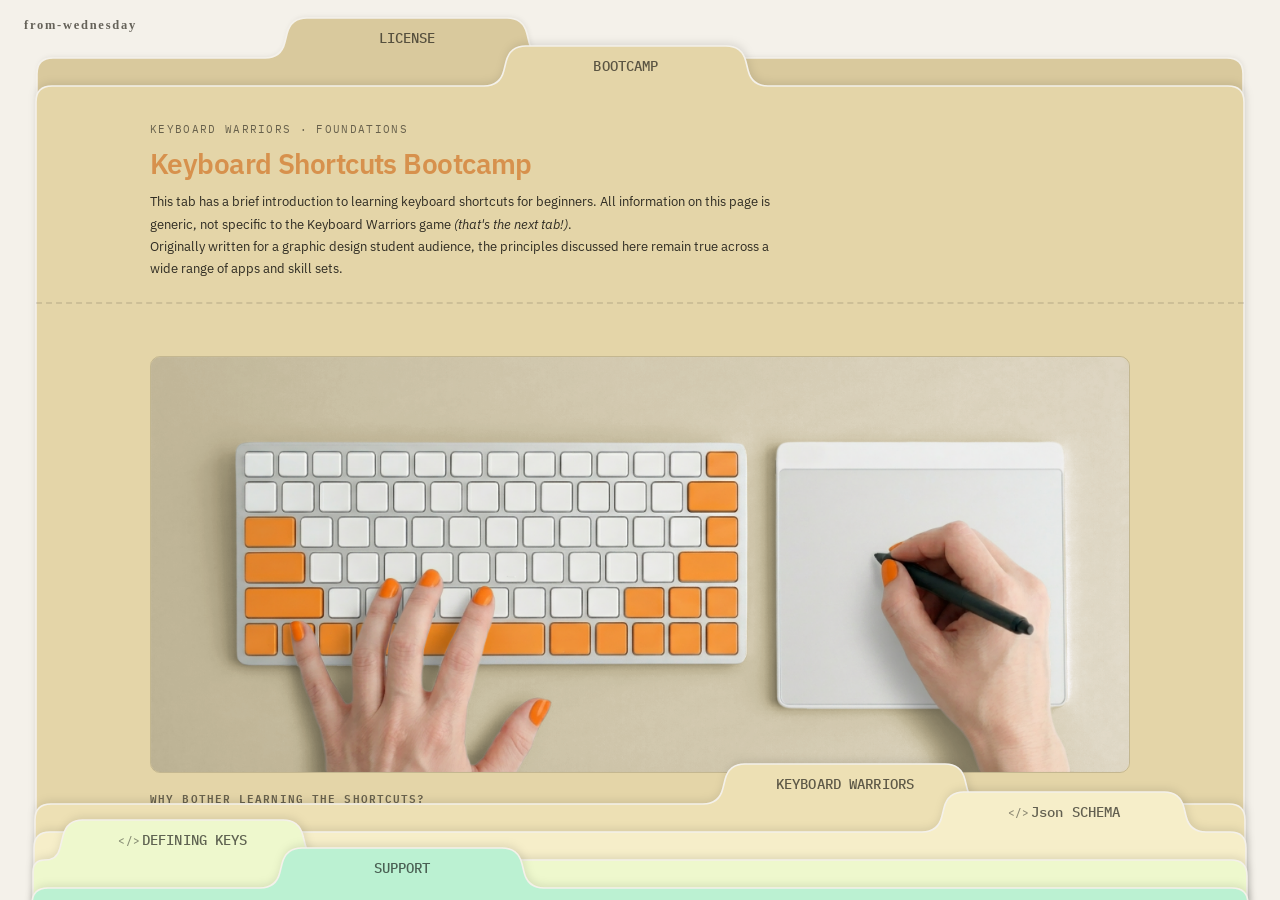
<file: index.html>
<!doctype html>
<html lang="en">
<head>
<meta charset="utf-8">
<meta name="viewport" content="width=device-width, initial-scale=1, viewport-fit=cover">
<title>Tab Stack</title>
<link rel="preconnect" href="https://fonts.googleapis.com">
<link href="https://fonts.googleapis.com/css2?family=IBM+Plex+Mono:ital,wght@0,400;0,500;0,600;1,400&display=swap" rel="stylesheet">
<style>
  :root{
    --page-bg-light:#f4f1ea;
    --page-bg-dark:#1b211c;
    --ink-light:#24352b;
    --ink-dark:#dce8e0;
    --dur:420ms;
    --press-dur:90ms;
    --ease:cubic-bezier(.22,1,.36,1);
  }
  *{box-sizing:border-box;}
  html,body{height:100%;margin:0;}
  body{
    background:var(--page-bg);
    font-family:'Iowan Old Style','Palatino Linotype',Palatino,Georgia,serif;
    overflow:hidden;
  }
  body[data-theme="light"]{ --page-bg:var(--page-bg-light); }
  body[data-theme="dark"]{ --page-bg:var(--page-bg-dark); }
  .shell{
    position:relative;
    height:100vh;
    height:100dvh;
    width:100vw;
    overflow:hidden;
  }
  .stack-title{
    position:absolute;
    top:18px;
    left:24px;
    margin:0;
    font-size:.78rem;
    font-weight:600;
    letter-spacing:.14em;
    opacity:.72;
    z-index:20000;
    pointer-events:none;
  }
  .shell.is-narrow .stack-title{
    top:calc(14px + env(safe-area-inset-top, 0px));
    left:0;
    width:100%;
    padding:0 16px;
    text-align:center;
  }
  .tab{
    position:absolute;
    top:0; left:0;
    height:var(--row-h);
    transition:
      transform var(--tab-dur,var(--dur)) var(--ease) var(--tab-delay,0ms),
      width var(--tab-dur,var(--dur)) var(--ease) var(--tab-delay,0ms),
      height var(--tab-dur,var(--dur)) var(--ease) var(--tab-delay,0ms);
    will-change:transform;
    -webkit-backface-visibility:hidden;
    backface-visibility:hidden;
    pointer-events:none;
  }
  .tab svg{
    display:block;
    width:100%;
    height:100%;
    overflow:visible;
    pointer-events:none;
  }
  .tab path{
    transition:fill var(--dur) var(--ease), stroke var(--dur) var(--ease);
    pointer-events:visiblePainted;
    cursor:pointer;
  }
  .tab h2 .tab-dev-tag{
    font-size:.78em;
    opacity:.72;
    margin-right:2px;
  }
  .tab h2{
    position:absolute;
    top:0; left:0; right:0;
    min-height:var(--flap-h);
    margin:0;
    display:flex;
    align-items:center;
    justify-content:center;
    text-align:center;
    padding:6px 10px;
    font-family:'IBM Plex Mono', monospace;
    font-size:.86rem;
    font-weight:500;
    letter-spacing:.01em;
    white-space:normal;
    line-height:1.2;
    overflow:visible;
    pointer-events:none;
    opacity:.75;
    transition:color var(--dur) var(--ease);
  }
  .frameHost{
    position:absolute;
    left:0;
    overflow-y:auto;
    overflow-x:hidden;
    background:transparent;
    opacity:0;
    pointer-events:none;
    transition:opacity 140ms ease;
    -webkit-overflow-scrolling:touch;
  }
  .frameHost.is-visible{
    opacity:1;
    pointer-events:auto;
  }
  .frameHost::-webkit-scrollbar{ width:9px; }
  .frameHost::-webkit-scrollbar-thumb{ background:rgba(120,120,120,.35); border-radius:6px; }
  iframe{
    width:100%;
    border:0;
    display:block;
    background:transparent;
    overflow:hidden; /* the iframe must never own its own scroll state —
                         .frameHost is the single source of truth for
                         scrolling, this just closes the gap where a
                         subpixel mismatch could give the iframe its
                         own native scrollbar alongside frameHost's */
  }
</style>
</head>
<body>
<div class="shell" id="shell">
  <h1 class="stack-title" id="stackTitle"></h1>
  <div id="tabLayer"></div>
</div>
<script>
(function(){
  const sub=(a,b)=>({x:a.x-b.x,y:a.y-b.y});
  const add=(a,b)=>({x:a.x+b.x,y:a.y+b.y});
  const scale=(a,s)=>({x:a.x*s,y:a.y*s});
  const len=(a)=>Math.hypot(a.x,a.y);
  const normalize=(a)=>{ const l=len(a)||1; return {x:a.x/l,y:a.y/l}; };

  function cfgNumber(section,key,fallback){
    const v=manifest && manifest[section] ? manifest[section][key] : undefined;
    return Number.isFinite(Number(v)) ? Number(v) : fallback;
  }
  function cfgBool(section,key,fallback){
    const v=manifest && manifest[section] ? manifest[section][key] : undefined;
    return typeof v==='boolean' ? v : fallback;
  }
  function nestedCfg(section,group,key,fallback){
    const obj=manifest && manifest[section] && manifest[section][group] ? manifest[section][group] : null;
    return obj && obj[key] !== undefined ? obj[key] : fallback;
  }
  function animNumber(key,fallback){ return cfgNumber('animation',key,fallback); }
  function responsiveNumber(key,fallback){ return cfgNumber('responsive',key,fallback); }
  function responsiveBool(key,fallback){ return cfgBool('responsive',key,fallback); }
  function narrowSetting(key,fallback){ return nestedCfg('responsive','narrowMode',key,fallback); }
  function animationEasing(){ return (manifest.animation && manifest.animation.easing) || 'cubic-bezier(.22,1,.36,1)'; }
  function applyManifestRuntimeSettings(){
    document.documentElement.style.setProperty('--ease', animationEasing());
    document.documentElement.style.setProperty('--dur', animNumber('transitionMs',560)+'ms');
    document.documentElement.style.setProperty('--press-dur', animNumber('pressMs',90)+'ms');
  }

  function roundedPolygonPath(points, radius){
    const d=[]; const n=points.length;
    const radii = Array.isArray(radius) ? radius : points.map(()=>radius);
    for(let i=0;i<n;i++){
      const prev=points[(i-1+n)%n], curr=points[i], next=points[(i+1)%n];
      const toPrev=sub(prev,curr), toNext=sub(next,curr);
      const r=Math.min(radii[i], len(toPrev)/2, len(toNext)/2);
      const p1=add(curr,scale(normalize(toPrev),r));
      const p2=add(curr,scale(normalize(toNext),r));
      d.push(i===0?`M ${p1.x.toFixed(2)} ${p1.y.toFixed(2)}`:`L ${p1.x.toFixed(2)} ${p1.y.toFixed(2)}`);
      d.push(`Q ${curr.x.toFixed(2)} ${curr.y.toFixed(2)} ${p2.x.toFixed(2)} ${p2.y.toFixed(2)}`);
    }
    d.push('Z');
    return d.join(' ');
  }
  function folderPath(w,h,flapX,flapW,flapH,leanPx,cornerR,concaveR){
    const fx0=flapX, fx1=flapX+flapW;
    const pts=[
      {x:0,           y:h},
      {x:0,           y:flapH},
      {x:fx0,         y:flapH},
      {x:fx0+leanPx,  y:0},
      {x:fx1-leanPx,  y:0},
      {x:fx1,         y:flapH},
      {x:w,           y:flapH},
      {x:w,           y:h},
    ];
    const radii=[cornerR,cornerR,concaveR,cornerR,cornerR,concaveR,cornerR,cornerR];
    return roundedPolygonPath(pts,radii);
  }
  function darken(hex, amt){
    const n = hex.replace('#','');
    const r = parseInt(n.substring(0,2),16), g = parseInt(n.substring(2,4),16), b = parseInt(n.substring(4,6),16);
    const f = (c)=>Math.max(0,Math.round(c*(1-amt)));
    return `rgb(${f(r)},${f(g)},${f(b)})`;
  }
  function titleColour(hex){
    // Dark-mode tab fills are already mid-to-dark greys, so darkening
    // them the same way as light mode crushes the title toward black.
    // Use a fixed mid grey instead.
    return theme==='dark' ? '#9099a0' : darken(hex,0.80);
  }
  let manifest=null;
  let activeIndex=0;
  let prevIndex=0;
  let pressedIndex=null;
  let transitioningFrom=null;
  let transitionTimer=null;
  let isLoadingPhase=true;
  let framesLoadedCount=0;
  let loadingSafetyTimer=null;
  const theme = window.matchMedia && window.matchMedia('(prefers-color-scheme: dark)').matches ? 'dark':'light';
  document.body.dataset.theme=theme;
  const shell=document.getElementById('shell');
  const tabLayer=document.getElementById('tabLayer');
  const stackTitle=document.getElementById('stackTitle');

  function resolveBg(){
    return manifest.colors[theme] || manifest.colors.light;
  }
  function resolveTabBg(tab){
    if(tab && tab.colors){
      return tab.colors[theme] || tab.colors.light || tab.colors.dark || resolveBg();
    }
    return resolveBg();
  }
  function resolvePageBg(){
    return getComputedStyle(document.body).backgroundColor;
  }
  function useVisualViewport(){
    return responsiveBool('useVisualViewport', responsiveBool('useDynamicViewport', true));
  }
  function currentViewportHeight(){
    if(useVisualViewport() && window.visualViewport && window.visualViewport.height){
      return Math.round(window.visualViewport.height);
    }
    return shell.clientHeight;
  }
  function isNarrowLayout(vw,L){
    if(narrowSetting('enabled',true) === false) return false;
    const baseMargin=32;
    const edgeClearance=L.cornerRadiusPx+8;
    const normalW=vw-baseMargin*2;
    const usableW=normalW-L.flapWidthPx-edgeClearance*2;
    const normalSlots=Math.max(1,Math.floor(usableW/L.flapStepPx)+1);
    return normalSlots<2;
  }
  function effectivePeekStep(vh,n,narrow,L){
    let peek=L.peekStepPx;
    const compactAt=responsiveNumber('compactAtViewportHeightPx',720);
    if(narrow || vh<compactAt){
      const maxShare=responsiveNumber('tabStackMaxViewportShare',0.34);
      const minPeek=responsiveNumber('minPeekStepPx',18);
      const maxStackPx=Math.max(L.flapHeightPx*1.8, vh*maxShare);
      const maxPeek=Math.floor(maxStackPx/Math.max(1,n-1));
      peek=Math.max(minPeek,Math.min(L.peekStepPx,maxPeek));
    }
    return peek;
  }
  function computeLayout(){
    const L=manifest.layout;
    const n=manifest.tabs.length;
    const vw=shell.clientWidth, vh=currentViewportHeight();
    const narrow=isNarrowLayout(vw,L);
    const titleRow=narrow && narrowSetting('titleRow',true);
    const fullWidthTabs=narrow && narrowSetting('fullWidthTabs',true);
    const alternateFlaps=narrow && narrowSetting('alternateFlaps',true);
    const firstFlapSide=narrowSetting('firstFlapSide','right');
    shell.classList.toggle('is-narrow', titleRow);
    const baseMargin=32;
    const titleOffset=titleRow ? 56 : 18;
    const headerCount=activeIndex;
    const footerCount=n-1-activeIndex;
    const peekStepPx = effectivePeekStep(vh,n,narrow,L);
    const headerSpan = headerCount*peekStepPx;
    const openTop = titleOffset + headerSpan;
    const bottomMarginPx = (L.flapHeightPx - peekStepPx) + 12;
    const footerSpan = footerCount*peekStepPx;
    const openBottomSeam = (vh - bottomMarginPx) - footerSpan;
    const frameHostBottom = openBottomSeam + L.flapHeightPx + 6;
    const BASELINE_H = vh;
    const flapCascadeX=(i,containerW)=>{
      const edgeClearance=L.cornerRadiusPx+8;
      if(alternateFlaps){
        const evenRight = firstFlapSide !== 'left';
        const rightSide = (i%2===0) ? evenRight : !evenRight;
        return rightSide ? Math.max(edgeClearance, containerW-edgeClearance-L.flapWidthPx) : edgeClearance;
      }
      const usableW=containerW-L.flapWidthPx-edgeClearance*2;
      const slots=Math.max(1,Math.floor(usableW/L.flapStepPx)+1);
      const slot=(i+1)%slots;
      return edgeClearance+slot*L.flapStepPx;
    };
    const layout=manifest.tabs.map((tab,i)=>{
      const stepsFromFront=(n-1)-i;
      const margin=fullWidthTabs ? 0 : baseMargin+stepsFromFront;
      const width=vw-margin*2;
      const x=margin;
      const zIndex=i;
      if(i===activeIndex){
        return {tab,i,isOpen:true,x,y:openTop,width,height:BASELINE_H,frameHostH:frameHostBottom-openTop,zIndex,narrow};
      }
      let y;
      if(i<activeIndex){
        const k=activeIndex-i;
        y=openTop-k*peekStepPx;
      }else{
        const j=i-(activeIndex+1);
        y=openBottomSeam+j*peekStepPx;
      }
      return {tab,i,isOpen:false,x,y,width,height:BASELINE_H,zIndex,narrow};
    });
    return {layout,flapCascadeX,narrow};
  }

  // ── Loading skeleton layout ─────────────────────────────────────
  // All tabs sit closed, cascading gently down from the title, none
  // open yet. x/width per index match computeLayout()'s formula
  // exactly, so the reveal only ever has to animate y — the same
  // kind of move already used when switching between tabs.
  function computeLoadingLayout(){
    const L=manifest.layout;
    const n=manifest.tabs.length;
    const vw=shell.clientWidth, vh=currentViewportHeight();
    const narrow=isNarrowLayout(vw,L);
    const titleRow=narrow && narrowSetting('titleRow',true);
    const fullWidthTabs=narrow && narrowSetting('fullWidthTabs',true);
    const alternateFlaps=narrow && narrowSetting('alternateFlaps',true);
    const firstFlapSide=narrowSetting('firstFlapSide','right');
    shell.classList.toggle('is-narrow', titleRow);
    const baseMargin=32;
    const titleOffset=titleRow ? 56 : 18;
    const peekStepPx=effectivePeekStep(vh,n,narrow,L);
    const BASELINE_H=vh;
    const flapCascadeX=(i,containerW)=>{
      const edgeClearance=L.cornerRadiusPx+8;
      if(alternateFlaps){
        const evenRight = firstFlapSide !== 'left';
        const rightSide = (i%2===0) ? evenRight : !evenRight;
        return rightSide ? Math.max(edgeClearance, containerW-edgeClearance-L.flapWidthPx) : edgeClearance;
      }
      const usableW=containerW-L.flapWidthPx-edgeClearance*2;
      const slots=Math.max(1,Math.floor(usableW/L.flapStepPx)+1);
      const slot=(i+1)%slots;
      return edgeClearance+slot*L.flapStepPx;
    };
    const layout=manifest.tabs.map((tab,i)=>{
      const stepsFromFront=(n-1)-i;
      const margin=fullWidthTabs ? 0 : baseMargin+stepsFromFront;
      const width=vw-margin*2;
      const x=margin;
      const y=titleOffset+i*peekStepPx;
      const zIndex=i;
      return {tab,i,isOpen:false,x,y,width,height:BASELINE_H,zIndex,narrow};
    });
    return {layout,flapCascadeX,narrow};
  }

  function paintLoading(opts={}){
    const L=manifest.layout;
    const {layout,flapCascadeX}=computeLoadingLayout();
    const instant=opts.instant===true;
    const transitionMs=animNumber('transitionMs',560);
    stackTitle.textContent=manifest.title||'';
    const refColour=titleColour(resolveTabBg(manifest.tabs[0]));
    document.body.style.color=refColour;
    stackTitle.style.color=refColour;
    layout.forEach(({tab,i,x,y,width,height,zIndex})=>{
      const {el,svg,path,h2,frameHost}=tabEls[i];
      el.style.setProperty('--tab-delay','0ms');
      el.style.setProperty('--tab-dur',(instant?0:transitionMs)+'ms');
      el.style.setProperty('--row-h',height+'px');
      el.style.setProperty('--flap-h',L.flapHeightPx+'px');
      el.style.width=width+'px';
      el.style.zIndex=zIndex;
      el.style.transform=`translate(${x}px, ${y}px) translateZ(0)`;
      el.classList.remove('is-active');
      const flapX=flapCascadeX(i,width);
      const leanPx=L.flapHeightPx*Math.tan(L.flapAngleDeg*Math.PI/180);
      const d=folderPath(width,height,flapX,L.flapWidthPx,L.flapHeightPx,leanPx,L.cornerRadiusPx,L.cornerRadiusPx);
      const tabBg=resolveTabBg(tab);
      const pageBg=resolvePageBg();
      const textColour=darken(tabBg,0.80);
      h2.style.color=textColour;
      path.setAttribute('d',d);
      path.setAttribute('fill',tabBg);
      path.setAttribute('stroke',pageBg);
      path.setAttribute('stroke-width','1.6');
      path.setAttribute('stroke-linejoin','round');
      svg.style.filter=i===0?'drop-shadow(1px -1px 2px rgba(0,0,0,.055))':'drop-shadow(1px -2px 4px rgba(0,0,0,.10))';
      h2.style.left=flapX+'px';
      h2.style.width=L.flapWidthPx+'px';
      h2.style.right='auto';
      frameHost.style.top=L.flapHeightPx+'px';
      frameHost.style.width='100%';
      frameHost.style.height=Math.max(0,height-L.flapHeightPx)+'px';
      frameHost.style.borderRadius=L.cornerRadiusPx+'px';
      frameHost.classList.remove('is-visible');
    });
    lastLayout=layout.map(({tab,i,x,y,width,zIndex})=>({i,x,y,width,flapX:flapCascadeX(i,width),zIndex}));
  }

  let tabEls=[];
  let lastLayout=[];
  function shouldShowPane(i){
    return i===activeIndex || i===transitioningFrom;
  }
  function startPress(i,e,path){
    if(!manifest || isLoadingPhase || i===activeIndex) return;
    pressedIndex=i;
    try{ path.setPointerCapture(e.pointerId); }catch(err){}
    paint({mode:'press'});
  }
  function finishPress(i,activate){
    if(pressedIndex!==i) return;
    pressedIndex=null;
    if(activate && i!==activeIndex){
      setActive(i);
    }else{
      paint();
    }
  }
  function renderTabLabel(h2,label){
    var marker='</> ';
    if(label.indexOf(marker)===0){
      var rest=label.slice(marker.length);
      var tag=document.createElement('small');
      tag.className='tab-dev-tag';
      tag.textContent='</>';
      h2.appendChild(tag);
      h2.appendChild(document.createTextNode(' '+rest));
    }else{
      h2.textContent=label;
    }
  }
  function buildTabEls(){
    tabLayer.innerHTML='';
    tabEls=manifest.tabs.map((tab,i)=>{
      const el=document.createElement('div');
      el.className='tab';
      el.dataset.index=i;
      el.dataset.objectId=tab.objectId || (i+1);
      const ns='http://www.w3.org/2000/svg';
      const svg=document.createElementNS(ns,'svg');
      const path=document.createElementNS(ns,'path');
      path.addEventListener('pointerdown',(e)=>{
        e.preventDefault();
        e.stopPropagation();
        startPress(i,e,path);
      });
      path.addEventListener('pointerup',(e)=>{
        e.preventDefault();
        e.stopPropagation();
        finishPress(i,true);
      });
      path.addEventListener('pointercancel',(e)=>{
        e.stopPropagation();
        finishPress(i,false);
      });
      path.addEventListener('click',(e)=>{
        e.preventDefault();
        e.stopPropagation();
      });
      path.addEventListener('mouseenter',()=>{
        shell.style.cursor=i!==activeIndex?'pointer':'default';
      });
      path.addEventListener('mouseleave',()=>{
        shell.style.cursor='default';
      });
      svg.appendChild(path);
      el.appendChild(svg);
      const h2=document.createElement('h2');
      renderTabLabel(h2,tab.label);
      el.appendChild(h2);
      const frameHost=document.createElement('div');
      frameHost.className='frameHost';
      const iframe=document.createElement('iframe');
      iframe.title=tab.label+' content';
      frameHost.appendChild(iframe);
      el.appendChild(frameHost);
      tabLayer.appendChild(el);
      return {el,svg,path,h2,frameHost,iframe,ro:null,loaded:false,lastPaneH:null};
    });
  }
  function cascadeDelayFor(i,mode){
    if(mode==='press') return 0;
    const source=transitioningFrom??activeIndex;
    if(i===source) return 0;
    return Math.min(Math.abs(i-source),8)*animNumber('cascadeStepMs',35);
  }
  function paneHeightFor(i,frameHostH,L){
    if(i===activeIndex && frameHostH){
      const h=frameHostH-L.flapHeightPx;
      tabEls[i].lastPaneH=h;
      return h;
    }
    return tabEls[i].lastPaneH || Math.max(0,currentViewportHeight()-L.flapHeightPx);
  }
  function pressOffsetForTab(i){
    if(pressedIndex===null || pressedIndex===activeIndex) return 0;
    const pressOffsetPx=animNumber('pressOffsetPx',4);
    if(pressedIndex<activeIndex){
      return (i>pressedIndex && i<=activeIndex) ? -pressOffsetPx : 0;
    }
    return i===pressedIndex ? pressOffsetPx : 0;
  }
  function paint(opts={}){
    const mode=opts.mode||'normal';
    const L=manifest.layout;
    const {layout,flapCascadeX}=computeLayout();
    const transitionMs=animNumber('transitionMs',560);
    const pressMs=animNumber('pressMs',90);
    let maxDelay=0;
    stackTitle.textContent=manifest.title||'';
    layout.forEach(({tab,i,isOpen,x,y,width,height,frameHostH,zIndex})=>{
      const {el,svg,path,h2,frameHost}=tabEls[i];
      const pressDy=pressOffsetForTab(i);
      const delay=cascadeDelayFor(i,mode);
      maxDelay=Math.max(maxDelay,delay);
      el.style.setProperty('--tab-delay',delay+'ms');
      el.style.setProperty('--tab-dur',(mode==='press' && (i===pressedIndex || pressDy!==0) ? pressMs : transitionMs)+'ms');
      el.style.setProperty('--row-h',height+'px');
      el.style.setProperty('--flap-h',L.flapHeightPx+'px');
      el.style.width=width+'px';
      el.style.zIndex=zIndex;
      el.style.transform=`translate(${x}px, ${y+pressDy}px) translateZ(0)`;
      el.classList.toggle('is-active',isOpen);
      const flapX=flapCascadeX(i,width);
      const leanPx=L.flapHeightPx*Math.tan(L.flapAngleDeg*Math.PI/180);
      const d=folderPath(width,height,flapX,L.flapWidthPx,L.flapHeightPx,leanPx,L.cornerRadiusPx,L.cornerRadiusPx);
      const tabBg=resolveTabBg(tab);
      const pageBg=resolvePageBg();
      const textColour=darken(tabBg,0.80);
      document.body.style.color=titleColour(resolveTabBg(manifest.tabs[activeIndex]));
      stackTitle.style.color=document.body.style.color;
      h2.style.color=textColour;
      path.setAttribute('d',d);
      path.setAttribute('fill',tabBg);
      path.setAttribute('stroke',pageBg);
      path.setAttribute('stroke-width','1.6');
      path.setAttribute('stroke-linejoin','round');
      svg.style.filter=i===0?'drop-shadow(1px -1px 2px rgba(0,0,0,.055))':'drop-shadow(1px -2px 4px rgba(0,0,0,.10))';
      h2.style.left=flapX+'px';
      h2.style.width=L.flapWidthPx+'px';
      h2.style.right='auto';
      frameHost.style.top=L.flapHeightPx+'px';
      frameHost.style.width='100%';
      frameHost.style.height=paneHeightFor(i,frameHostH,L)+'px';
      frameHost.style.borderRadius=L.cornerRadiusPx+'px';
      frameHost.classList.toggle('is-visible',shouldShowPane(i));
      if(shouldShowPane(i)) loadFrame(i);
    });
    lastLayout=layout.map(({tab,i,x,y,width,zIndex})=>({i,x,y,width,zIndex,flapX:flapCascadeX(i,width)}));
    return maxDelay+transitionMs;
  }
  function primeParallaxStart(previousLayout){
    const previousByIndex=new Map(previousLayout.map(t=>[t.i,t]));
    const L=manifest.layout;
    const {layout}=computeLayout();
    const transitionMs=animNumber('transitionMs',560);
    const parallaxPx=animNumber('parallaxPx',18);
    layout.forEach(({i,x,y,width,height})=>{
      const item=tabEls[i];
      const old=previousByIndex.get(i);
      if(!item || !old) return;
      const dy=y-old.y;
      const travel=Math.abs(dy);
      const dir=dy===0?0:dy/Math.abs(dy);
      const depth=Math.min(1.8,1+travel/Math.max(1,L.peekStepPx)*0.08);
      const kick=dir===0?0:-dir*parallaxPx*depth;
      item.el.style.transition='none';
      item.el.style.setProperty('--row-h',height+'px');
      item.el.style.setProperty('--flap-h',L.flapHeightPx+'px');
      item.el.style.setProperty('--tab-dur',transitionMs+'ms');
      item.el.style.setProperty('--tab-delay','0ms');
      item.el.style.width=width+'px';
      item.el.style.transform=`translate(${x}px, ${old.y+kick}px) translateZ(0)`;
    });
    tabLayer.offsetHeight;
    tabEls.forEach(item=>{ item.el.style.transition=''; });
  }
  function setActive(i){
    if(i===activeIndex) return;
    if(transitionTimer) clearTimeout(transitionTimer);
    const previousLayout=lastLayout.map(t=>({...t}));
    prevIndex=activeIndex;
    transitioningFrom=activeIndex;
    activeIndex=i;
    primeParallaxStart(previousLayout);
    requestAnimationFrame(()=>{
      const totalMs=paint({mode:'switch'});
      transitionTimer=setTimeout(()=>{
        transitioningFrom=null;
        paint();
      },totalMs+80);
    });
  }

  // ── Skeleton reveal ──────────────────────────────────────────────
  // Preload every tab's iframe while the skeleton row is showing.
  // Once every tab has finished loading (or the safety timer fires),
  // slide from the loading row into the "first tab open" layout
  // using the same parallax start used for ordinary tab switches.
  function beginPreload(){
    framesLoadedCount=0;
    loadingSafetyTimer=setTimeout(()=>{
      if(isLoadingPhase) completeLoadingPhase();
    },5000);
    manifest.tabs.forEach((tab,i)=>loadFrame(i));
  }
  function completeLoadingPhase(){
    if(!isLoadingPhase) return;
    isLoadingPhase=false;
    if(loadingSafetyTimer){ clearTimeout(loadingSafetyTimer); loadingSafetyTimer=null; }
    if(transitionTimer) clearTimeout(transitionTimer);
    const previousLayout=lastLayout.map(t=>({...t}));
    primeParallaxStart(previousLayout);
    requestAnimationFrame(()=>{
      const totalMs=paint({mode:'switch'});
      transitionTimer=setTimeout(()=>{
        transitioningFrom=null;
        paint();
      },totalMs+80);
    });
  }

  function applyFrameTextColour(i){
    try{
      const item=tabEls[i];
      const doc=item.iframe.contentWindow.document;
      const textColour=darken(resolveTabBg(manifest.tabs[i]),0.80);
      doc.documentElement.style.color=textColour;
      if(doc.body) doc.body.style.color=textColour;
    }catch(e){ }
  }
  function measureFrameContent(i){
    const doc=tabEls[i].iframe.contentWindow.document;
    const body=doc.body;
    const html=doc.documentElement;
    return Math.ceil(Math.max(
      body?body.scrollHeight:0,
      body?body.offsetHeight:0,
      html?html.scrollHeight:0,
      html?html.offsetHeight:0
    ));
  }
  function resizeFrame(i){
    try{
      const item=tabEls[i];
      const contentHeight=measureFrameContent(i);
      item.iframe.style.height=contentHeight+'px';
      const hostHeight=item.frameHost.clientHeight;
      const needsScroll=contentHeight>hostHeight+1;
      item.frameHost.style.overflowY=needsScroll?'auto':'hidden';
      if(!needsScroll) item.frameHost.scrollTop=0;
      applyFrameTextColour(i);
    }catch(e){ }
  }
  function loadFrame(i){
    const item=tabEls[i];
    if(item.loaded) return;
    const tab=manifest.tabs[i];
    item.loaded=true;
    item.frameHost.scrollTop=0;
    item.frameHost.style.overflowY='hidden';
    item.iframe.style.height='0px';
    item.iframe.onload=()=>{
      resizeFrame(i);
      requestAnimationFrame(()=>{
        resizeFrame(i);
        requestAnimationFrame(()=>resizeFrame(i));
      });
      if(item.ro) item.ro.disconnect();
      item.ro=new ResizeObserver(()=>resizeFrame(i));
      try{
        item.ro.observe(item.iframe.contentWindow.document.body);
        item.ro.observe(item.iframe.contentWindow.document.documentElement);
      }catch(e){}
      framesLoadedCount++;
      if(isLoadingPhase && framesLoadedCount>=manifest.tabs.length){
        completeLoadingPhase();
      }
    };
    item.iframe.src=tab.url;
  }
  function tabAtPoint(px,py){
    const L=manifest.layout;
    const sorted=[...lastLayout].sort((a,b)=>b.zIndex-a.zIndex);
    for(const t of sorted){
      const lx=px-t.x, ly=py-t.y;
      if(lx<0||lx>t.width||ly<0) continue;
      if(ly<L.flapHeightPx){
        if(lx>=t.flapX && lx<=t.flapX+L.flapWidthPx) return t.i;
      }else{
        return t.i;
      }
    }
    return null;
  }
  shell.addEventListener('click',(e)=>{
    if(!manifest || isLoadingPhase) return;
    const rect=shell.getBoundingClientRect();
    const i=tabAtPoint(e.clientX-rect.left,e.clientY-rect.top);
    if(i!==null) setActive(i);
  });
  shell.addEventListener('mousemove',(e)=>{
    if(!manifest || isLoadingPhase) return;
    const rect=shell.getBoundingClientRect();
    const i=tabAtPoint(e.clientX-rect.left,e.clientY-rect.top);
    shell.style.cursor=(i!==null && i!==activeIndex)?'pointer':'default';
  });
  stackTitle.style.pointerEvents='auto';
  stackTitle.addEventListener('click',()=>{
    if(!manifest || isLoadingPhase) return;
    setActive(manifest.tabs.length-1);
  });
    function resolveEditionId(){
    var Requested=null;
    try{ Requested=new URLSearchParams(window.location.search).get('to'); }catch(e){}
    return Requested || 'public';
  }
  var EditionId=resolveEditionId();
  // Second param, independent of the tenant ("to"): which tab to land
  // on. Accepts either a tab's objectId or its label (case-insensitive).
  // Falls back to 1 (BOOTCAMP) if the param is absent, unmatched,
  // or the manifest doesn't have that many tabs.
  function resolveInitialTabIndex(m){
    var Requested=null;
    try{ Requested=new URLSearchParams(window.location.search).get('tab'); }catch(e){}
    if(!Requested) return 1;
    var tabs=(m && m.tabs) || [];
    var byId=tabs.findIndex(function(t){ return String(t.objectId)===String(Requested); });
    if(byId!==-1) return byId;
    var byLabel=tabs.findIndex(function(t){ return (t.label||'').toLowerCase()===String(Requested).toLowerCase(); });
    if(byLabel!==-1) return byLabel;
    var asIndex=parseInt(Requested,10);
    if(Number.isFinite(asIndex) && asIndex>=0 && asIndex<tabs.length) return asIndex;
    return 1;
  }
  function loadManifest(FileName, IsFallbackAttempt){
    fetch(FileName).then(r=>{
      if(!r.ok) throw new Error('HTTP '+r.status);
      return r.json();
    }).then(m=>{
      manifest=m;
      activeIndex=resolveInitialTabIndex(m);
      prevIndex=activeIndex;
      applyManifestRuntimeSettings();
      buildTabEls();
      paintLoading({instant:true});
      beginPreload();
    }).catch(err=>{
      if(!IsFallbackAttempt && EditionId!=='public'){
        // Unknown or missing edition — fall back to the public manifest
        // rather than failing outright.
        loadManifest('to-public.json', true);
        return;
      }
      shell.innerHTML=`<div style="padding:24px;font-family:system-ui,sans-serif;color:#a33;">
        <strong>Failed to load the tab stack.</strong><br>${(err&&err.message)||err}
      </div>`;
    });
  }
  loadManifest('to-'+EditionId+'.json', false);
  window.addEventListener('error',(e)=>{
    if(shell.querySelector('.tab')) return;
    shell.innerHTML=`<div style="padding:24px;font-family:system-ui,sans-serif;color:#a33;">
      <strong>Script error:</strong><br>${e.message} (${e.filename}:${e.lineno})
    </div>`;
  });
  function queuePaint(){
    if(!manifest) return;
    requestAnimationFrame(()=>{
      if(isLoadingPhase) paintLoading(); else paint();
    });
  }
  window.addEventListener('resize',queuePaint);
  if(window.visualViewport){
    window.visualViewport.addEventListener('resize',queuePaint);
    window.visualViewport.addEventListener('scroll',queuePaint);
  }
})();
</script>
</body>
</html>
</file>
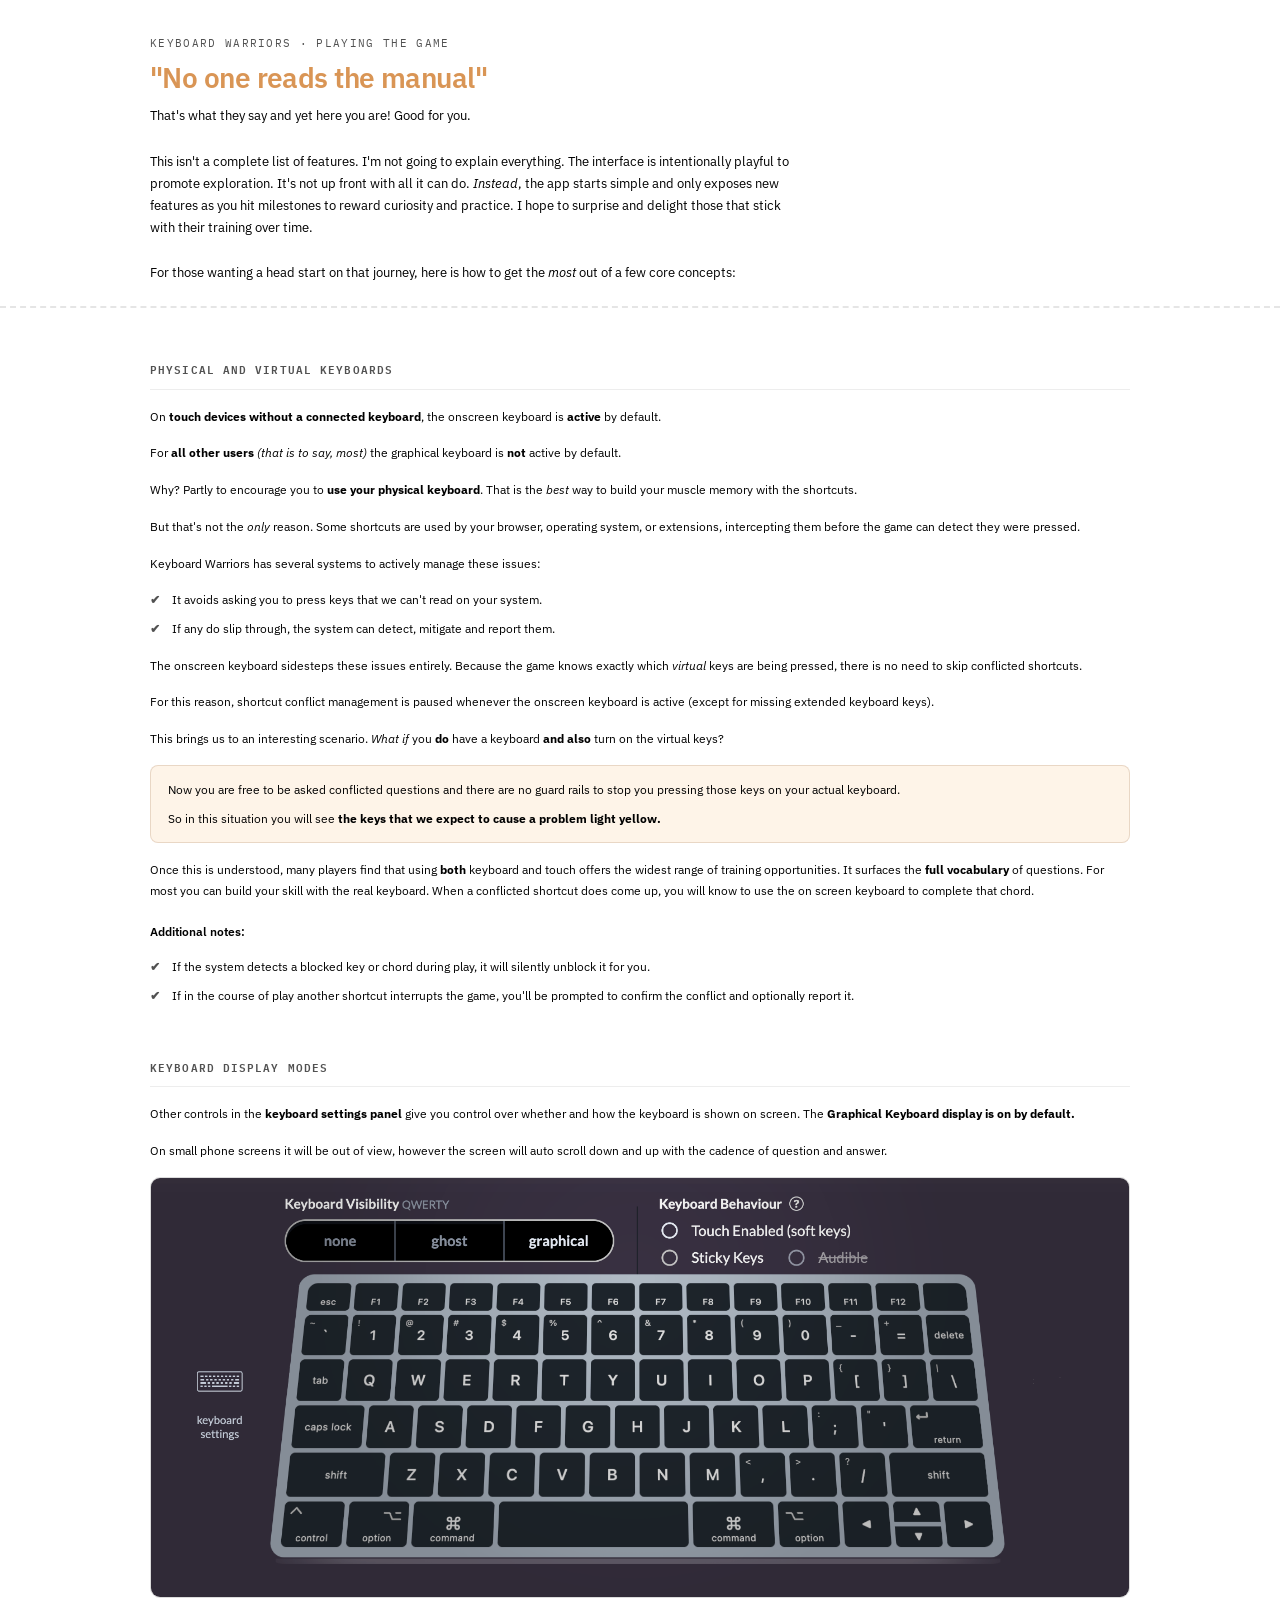
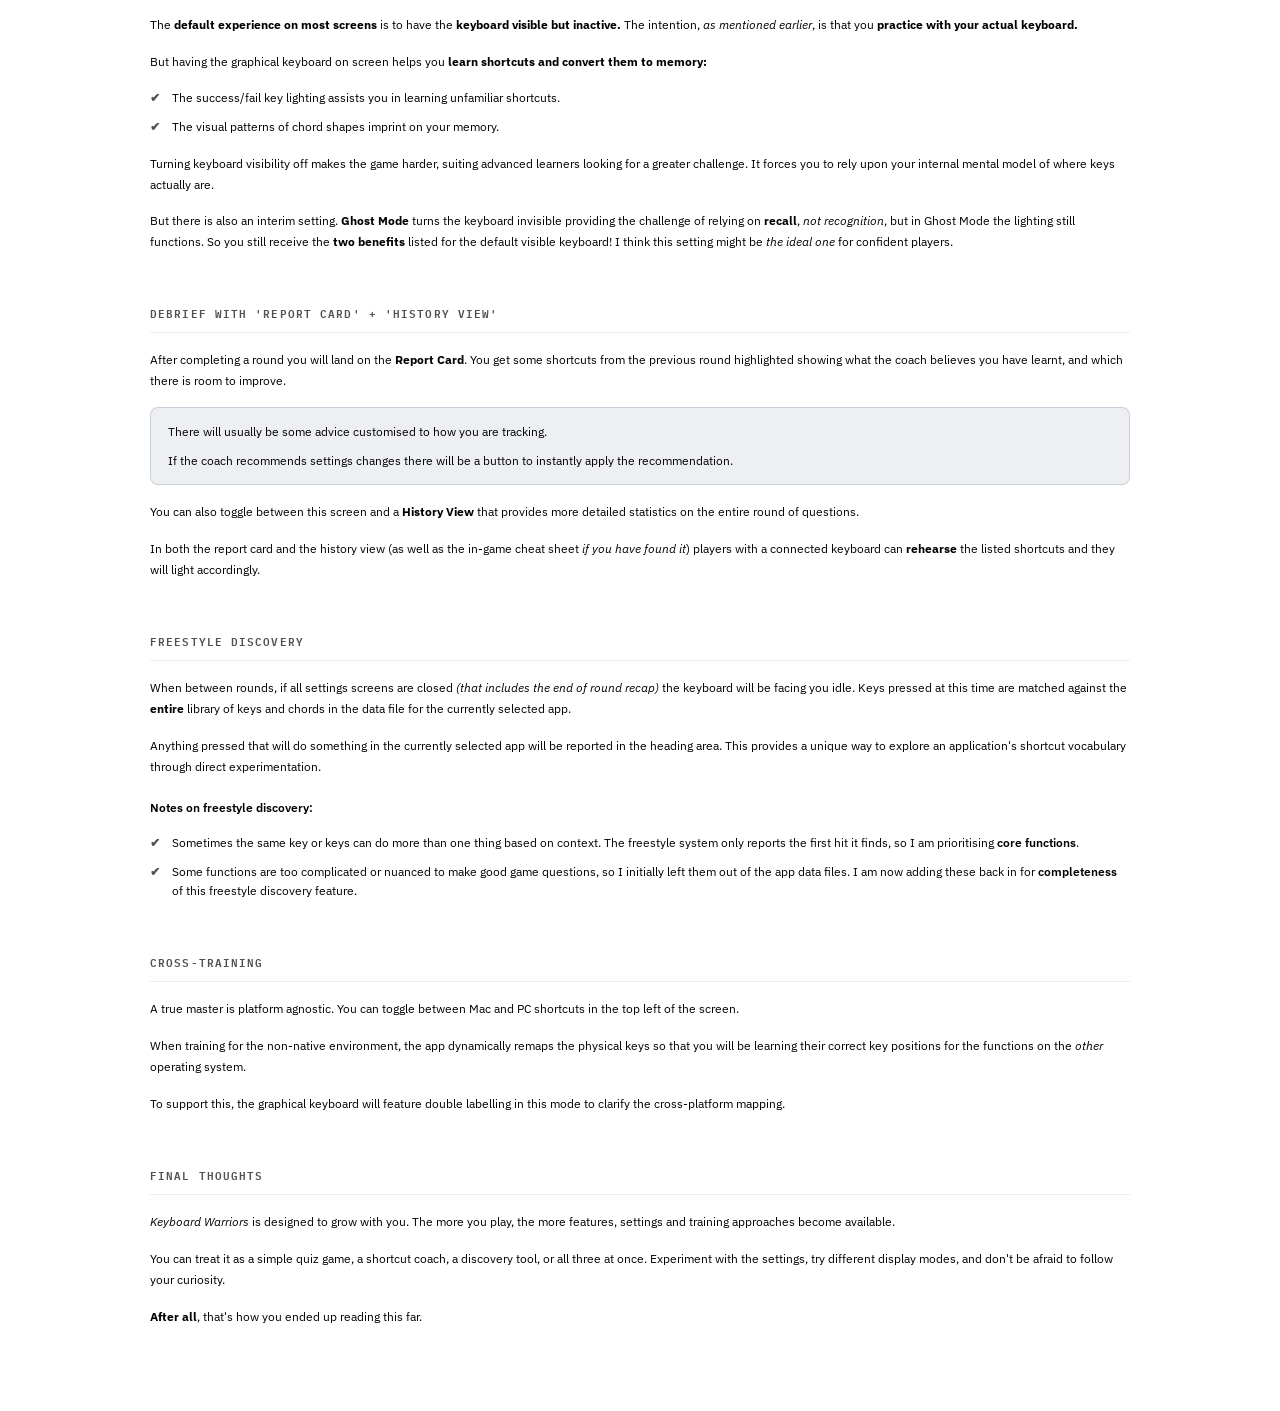
<file: pages/advice_game.html>
<!DOCTYPE html>
<html lang="en-GB">
<head>
<meta charset="UTF-8">
<meta name="viewport" content="width=device-width, initial-scale=1">
<title>The Missing Manual · Keyboard Warriors</title>
<link rel="preconnect" href="https://fonts.googleapis.com">
<link href="https://fonts.googleapis.com/css2?family=IBM+Plex+Mono:ital,wght@0,400;0,600;1,400&family=IBM+Plex+Sans:ital,wght@0,400;0,500;0,600;1,400&display=swap" rel="stylesheet">
<link rel="stylesheet" href="../styles/documentation_design-system.css">
<style>
  /* ══════════════════════════════════════════════════════════════
     Page-specific components for advice_game.html.
     Everything shared with the rest of the site (tokens, chrome,
     callouts, tables, chips, bp-row, lists) lives in
     ../styles/documentation_design-system.css — this block only
     covers the tick-mark list override carried over from
     advice_general.html.
     ══════════════════════════════════════════════════════════════ */

  /* ── List marker override ──────────────────────────────────────
     Same fix as advice_general.html: counter-increment moved onto
     the real <li> (not the ::before) to avoid the dropped-first-
     increment bug, and the bullet glyph swapped for a tick. ── */
  .page ul.plain-list li::before {
    content: "\2714";
  }
  .page ol.plain-list li {
    counter-increment: item;
  }
  .page ol.plain-list li::before {
    counter-increment: none;
    content: counter(item) ".";
  }
    /* ── Hero image ──────────────────────────────────────────────── */
  .hero-media img {
    display: block;
    width: 100%;
    border-radius: 10px;
    border: 1px solid var(--rule);
  }

  /* Folder-skin addition — matches the stronger hero image border
     already used on advice_general.html under the tab's currentColor skin. */
  .hero-media img {
    border-color: rgba(0,0,0,.14);
  }

</style>
</head>
<body>
<div class="page">

  <!-- ══ HEADER ══════════════════════════════════════════════════ -->
  <header class="page-header">
    <p class="eyebrow">Keyboard Warriors · Playing the Game</p>
    <h1 class="h1-alt">"No one reads the manual"</h1>
    <p>That's what they say and yet here you are! Good for you.</p></br>
    <p>This isn't a complete list of features. I'm not going to explain everything. The interface is intentionally playful to promote exploration. It's not up front with all it can do. <em>Instead</em>, the app starts simple and only exposes new features as you hit milestones to reward curiosity and practice. I hope to surprise and delight those that stick with their training over time.</p></br>
    <p>For those wanting a head start on that journey, here is how to get the <em>most</em> out of a few core concepts:</p>
  </header>

  <!-- ══ PHYSICAL AND VIRTUAL KEYBOARDS ═════════════════════════ -->
  <section>
    <h2>Physical and Virtual Keyboards</h2>

    <p>On <strong>touch devices without a connected keyboard</strong>, the onscreen keyboard is <strong>active</strong> by default.</p>
    <p>For <strong>all other users</strong> <em>(that is to say, most)</em> the graphical keyboard is <strong>not</strong> active by default.</p>
    <p>Why? Partly to encourage you to <strong>use your physical keyboard</strong>. That is the <em>best</em> way to build your muscle memory with the shortcuts.</p>
    <p>But that's not the <em>only</em> reason. Some shortcuts are used by your browser, operating system, or extensions, intercepting them before the game can detect they were pressed.</p>
    <p>Keyboard Warriors has several systems to actively manage these issues:</p>

    <ul class="plain-list">
      <li>It avoids asking you to press keys that we can't read on your system.</li>
      <li>If any do slip through, the system can detect, mitigate and report them.</li>
    </ul>

    <p>The onscreen keyboard sidesteps these issues entirely. Because the game knows exactly which <em>virtual</em> keys are being pressed, there is no need to skip conflicted shortcuts.</p>
    <p>For this reason, shortcut conflict management is paused whenever the onscreen keyboard is active (except for missing extended keyboard keys).</p>
    <p>This brings us to an interesting scenario. <em>What if</em> you <strong>do</strong> have a keyboard <strong>and also</strong> turn on the virtual keys?</p>

    <div class="callout warn">
      <p>Now you are free to be asked conflicted questions and there are no guard rails to stop you pressing those keys on your actual keyboard.</p>
      <p>So in this situation you will see <strong>the keys that we expect to cause a problem light yellow.</strong></p>
    </div>

    <p>Once this is understood, many players find that using <strong>both</strong> keyboard and touch offers the widest range of training opportunities. It surfaces the <strong>full vocabulary</strong> of questions. For most you can build your skill with the real keyboard. When a conflicted shortcut does come up, you will know to use the on screen keyboard to complete that chord.</p>

    <h4>Additional notes:</h4>
    <ul class="plain-list">
      <li>If the system detects a blocked key or chord during play, it will silently unblock it for you.</li>
      <li>If in the course of play another shortcut interrupts the game, you'll be prompted to confirm the conflict and optionally report it.</li>
    </ul>
  </section>

  <!-- ══ KEYBOARD DISPLAY MODES ══════════════════════════════════ -->
  <section>
    <h2>Keyboard Display Modes</h2>

    <p>Other controls in the <strong>keyboard settings panel</strong> give you control over whether and how the keyboard is shown on screen. The <strong>Graphical Keyboard display is on by default.</strong></p>
    <p>On small phone screens it will be out of view, however the screen will auto scroll down and up with the cadence of question and answer.</p>
        <div class="hero-media">
      <img src="../images/keyboard-settings.png" alt="A view of the keyboard settings panel set to visible but Touch Enabled off.">
    </div>
    <p>The <strong>default experience on most screens</strong> is to have the <strong>keyboard visible but inactive.</strong> The intention, <em>as mentioned earlier</em>, is that you <strong>practice with your actual keyboard.</strong></p>
    <p>But having the graphical keyboard on screen helps you <strong>learn shortcuts and convert them to memory:</strong></p>

    <ul class="plain-list">
      <li>The success/fail key lighting assists you in learning unfamiliar shortcuts.</li>
      <li>The visual patterns of chord shapes imprint on your memory.</li>
    </ul>

    <p>Turning keyboard visibility off makes the game harder, suiting advanced learners looking for a greater challenge. It forces you to rely upon your internal mental model of where keys actually are.</p>
    <p>But there is also an interim setting. <strong>Ghost Mode</strong> turns the keyboard invisible providing the challenge of relying on <strong>recall</strong>, <em>not recognition</em>, but in Ghost Mode the lighting still functions. So you still receive the <strong>two benefits</strong> listed for the default visible keyboard! I think this setting might be <em>the ideal one</em> for confident players.</p>
  </section>

  <!-- ══ DEBRIEF ═════════════════════════════════════════════════ -->
  <section>
    <h2>Debrief with 'Report Card' + 'History View'</h2>

    <p>After completing a round you will land on the <strong>Report Card</strong>. You get some shortcuts from the previous round highlighted showing what the coach believes you have learnt, and which there is room to improve.</p>

    <div class="callout info">
      <p>There will usually be some advice customised to how you are tracking.</p><p>If the coach recommends settings changes there will be a button to instantly apply the recommendation.</p>
    </div>

    <p>You can also toggle between this screen and a <strong>History View</strong> that provides more detailed statistics on the entire round of questions.</p>
    <p>In both the report card and the history view (as well as the in-game cheat sheet <em>if you have found it</em>) players with a connected keyboard can <strong>rehearse</strong> the listed shortcuts and they will light accordingly.</p>
  </section>

  <!-- ══ FREESTYLE DISCOVERY ═════════════════════════════════════ -->
  <section>
    <h2>Freestyle Discovery</h2>

    <p>When between rounds, if all settings screens are closed <em>(that includes the end of round recap)</em> the keyboard will be facing you idle. Keys pressed at this time are matched against the <strong>entire</strong> library of keys and chords in the data file for the currently selected app.</p>
    <p>Anything pressed that will do something in the currently selected app will be reported in the heading area. This provides a unique way to explore an application's shortcut vocabulary through direct experimentation.</p>

    <h4>Notes on freestyle discovery:</h4>
    <ul class="plain-list">
      <li>Sometimes the same key or keys can do more than one thing based on context. The freestyle system only reports the first hit it finds, so I am prioritising <strong>core functions</strong>.</li>
      <li>Some functions are too complicated or nuanced to make good game questions, so I initially left them out of the app data files. I am now adding these back in for <strong>completeness</strong> of this freestyle discovery feature.</li>
    </ul>
  </section>
  
  
  <!-- ══ CROSS-PLATFORM TRAINING ═════════════════════════════════ -->
  <section>
    <h2>Cross-Training</h2>

    <p>A true master is platform agnostic. You can toggle between Mac and PC shortcuts in the top left of the screen.</p><p>When training for the non-native environment, the app dynamically remaps the physical keys so that you will be learning their correct key positions for the functions on the <em>other</em> operating system.</p>
    <p>To support this, the graphical keyboard will feature double labelling in this mode to clarify the cross-platform mapping.</p>
  </section>

  <!-- ══ FINAL THOUGHTS ══════════════════════════════════════════ -->
  <section>
    <h2>Final Thoughts</h2>

    <p><em>Keyboard Warriors</em> is designed to grow with you. The more you play, the more features, settings and training approaches become available.</p>
    <p>You can treat it as a simple quiz game, a shortcut coach, a discovery tool, or all three at once. Experiment with the settings, try different display modes, and don't be afraid to follow your curiosity.</p>
    <p><strong>After all</strong>, that's how you ended up reading this far.</p>
  </section>

</div><!-- /.page -->
</body>
</html>
</file>
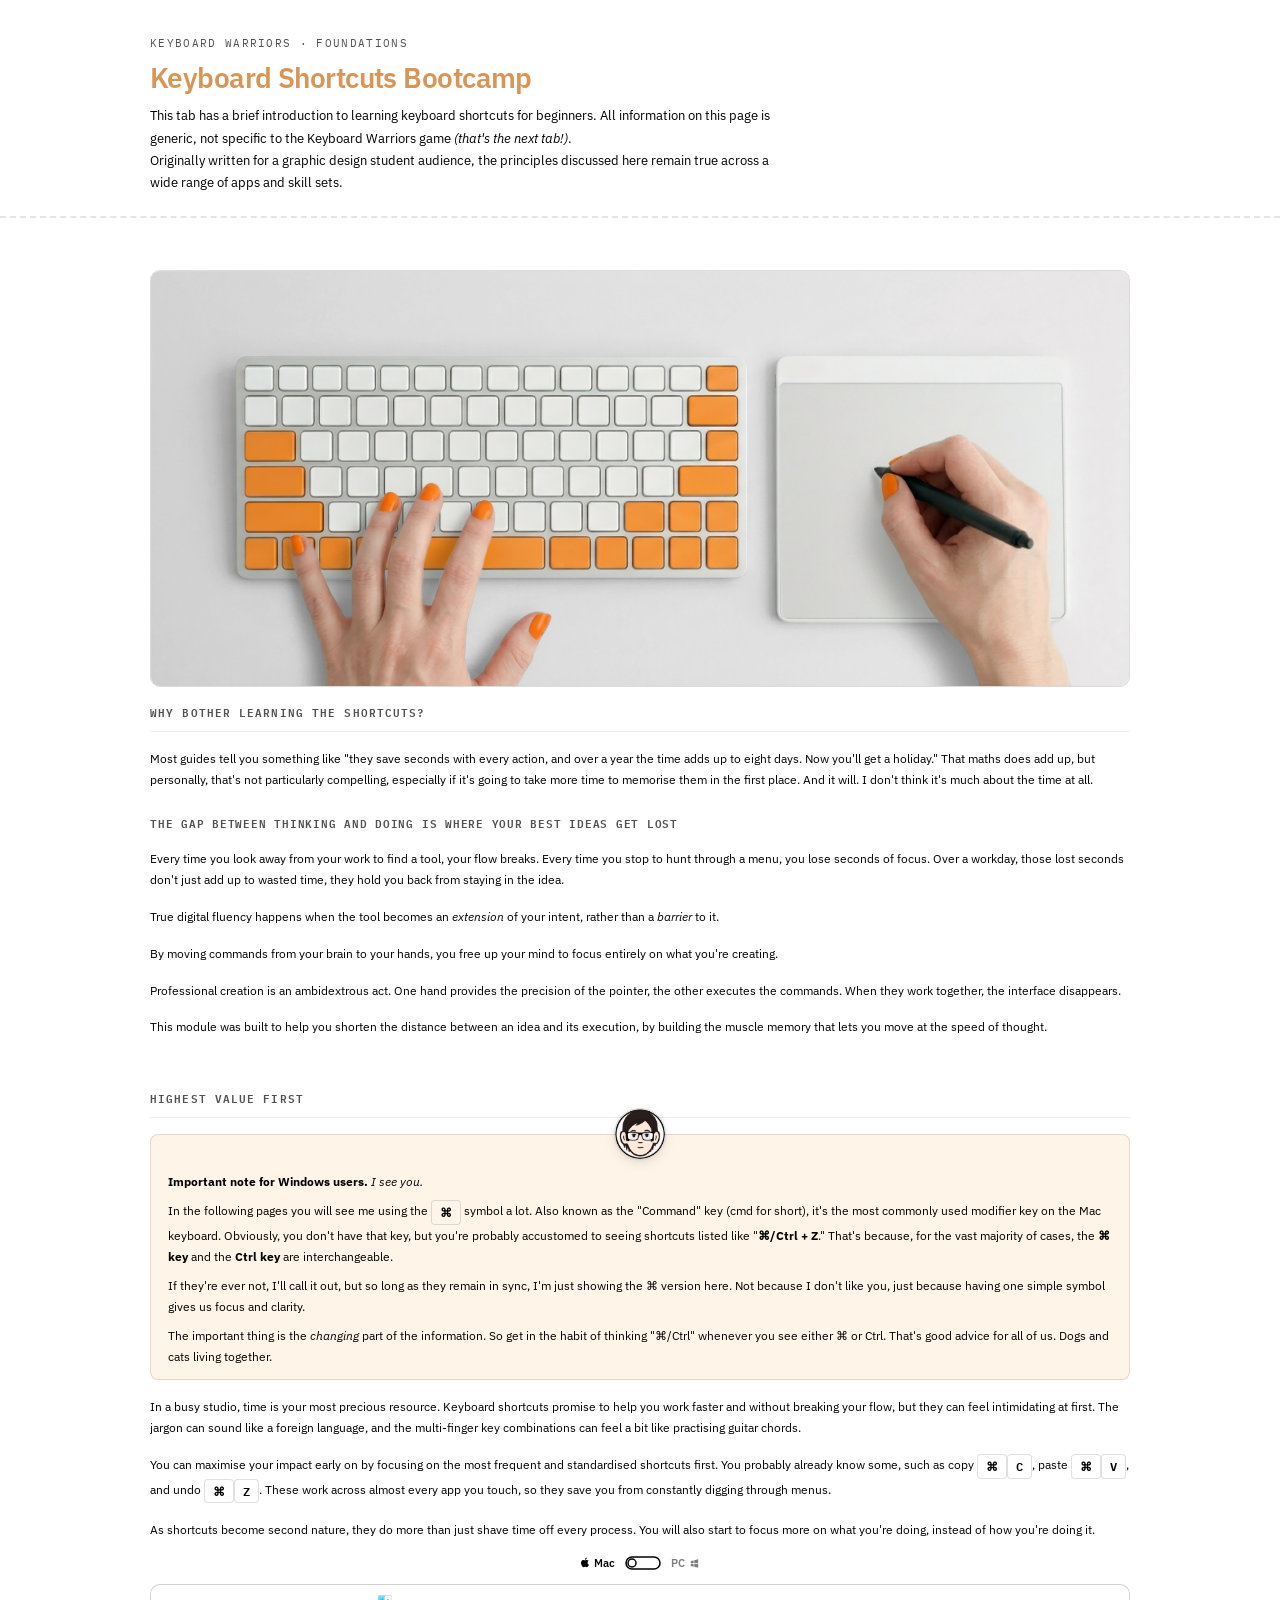
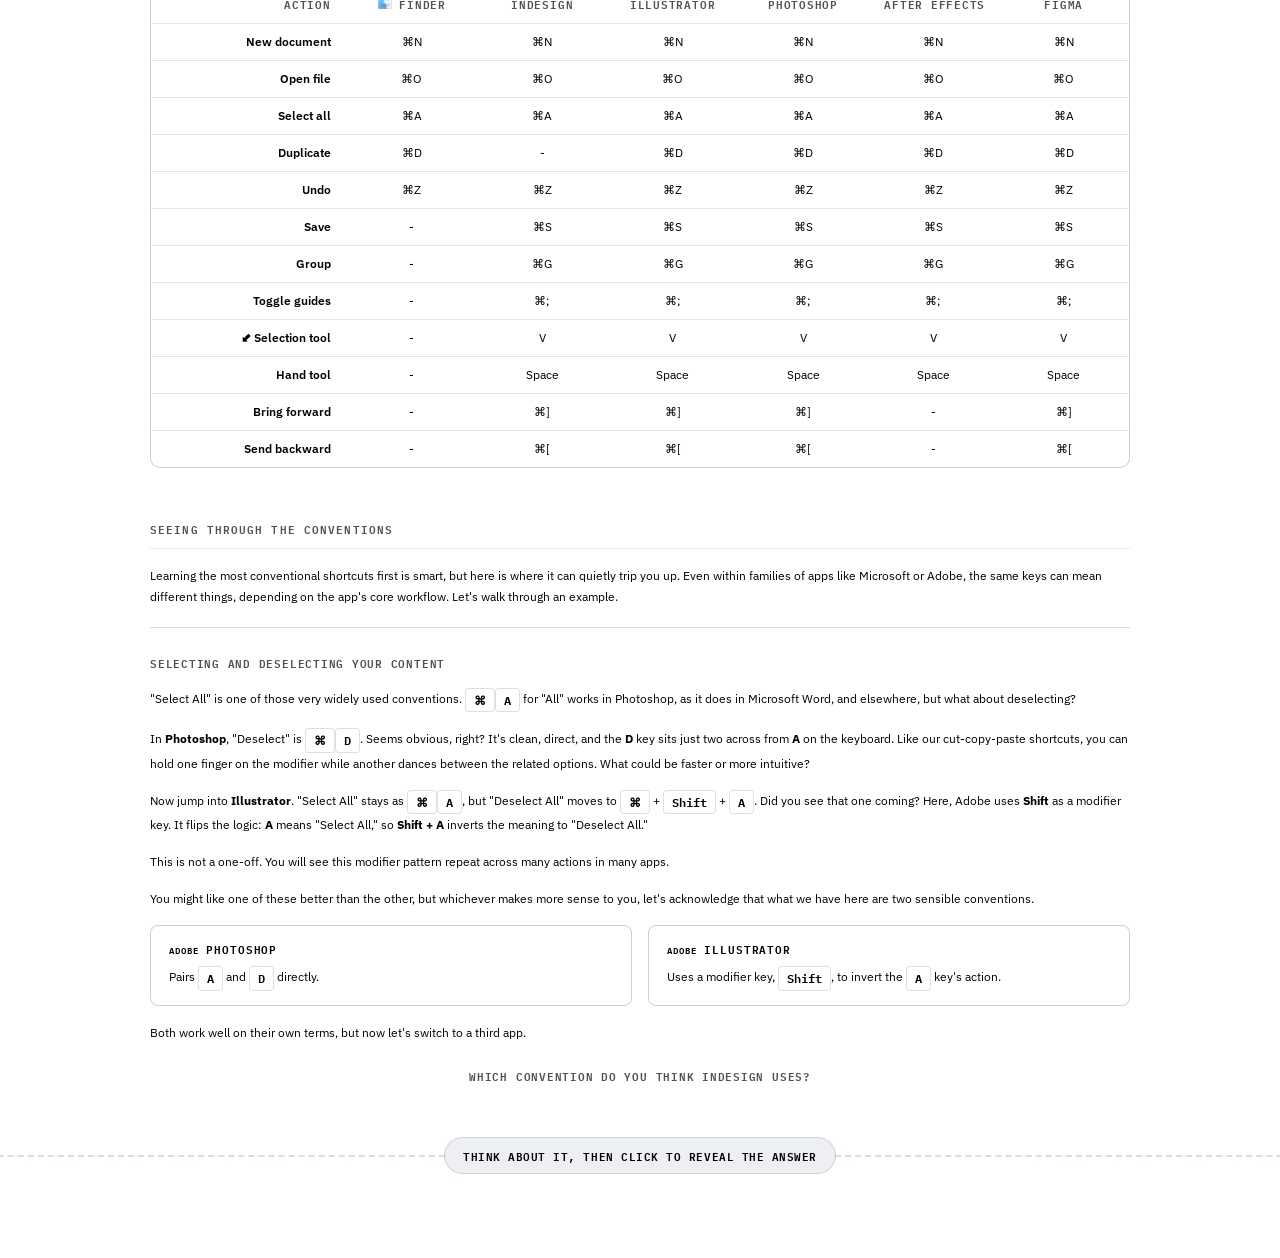
<file: pages/advice_general.html>
<!DOCTYPE html>
<html lang="en-GB">
<head>
<meta charset="UTF-8">
<meta name="viewport" content="width=device-width, initial-scale=1">
<title>Why Bother Learning the Shortcuts? · Keyboard Warriors</title>
<link rel="preconnect" href="https://fonts.googleapis.com">
<link href="https://fonts.googleapis.com/css2?family=IBM+Plex+Mono:ital,wght@0,400;0,600;1,400&family=IBM+Plex+Sans:ital,wght@0,400;0,500;0,600;1,400&display=swap" rel="stylesheet">
<link rel="stylesheet" href="../styles/documentation_design-system.css">
<style>
  /* ══════════════════════════════════════════════════════════════
     Page-specific components for advice_general.html.
     Everything shared with the rest of the site (tokens, chrome,
     callouts, tables, chips, bp-row, lists) lives in
     ../styles/documentation_design-system.css — this block only covers components
     unique to this page's narrative/interactive treatment.
     ══════════════════════════════════════════════════════════════ */

/* ── Wide comparison table: horizontal scroll + centred cells ── */
.table-wrap table { min-width: 620px; table-layout: fixed; }
.table-wrap col.col-action { width: 20%; }
.table-wrap col.col-app    { width: 13.33%; }
th, td { text-align: center; }
th:first-child, td:first-child { text-align: right; }
td:first-child { font-weight: 600; color: var(--ink); }

  /* ── List marker overrides ─────────────────────────────────────
     The shared design-system gives .plain-list a dash bullet and
     increments its ol counter on the li's ::before. That pseudo
     sits inside a nested flex row (li itself is display:flex), and
     that combination is a known trigger for browsers dropping the
     first increment — showing as the list starting at 0 instead of
     1. Moving counter-increment onto the real <li>, with the
     ::before left only to display the value, sidesteps that,
     alongside swapping the bullet glyph for a tick. ── */
  .page ul.plain-list li::before {
    content: "\2714";
  }
  .page ol.plain-list li {
    counter-increment: item;
  }
  .page ol.plain-list li::before {
    counter-increment: none;
    content: counter(item) ".";
  }

  /* ── Hero image ──────────────────────────────────────────────── */
  .hero-media img {
    display: block;
    width: 100%;
    border-radius: 10px;
    border: 1px solid var(--rule);
  }

/* ── Avatar + callout row ────────────────────────────────────── */
  .callout-avatar-row {
    position: relative;
  }
  .callout-avatar-row .avatar {
    position: absolute;
    top: 0;
    left: 50%;
    z-index: 1;
    width: 52px;
    height: 52px;
    border-radius: 50%;
    overflow: hidden;
    border: 1px solid var(--rule-strong);
    transform: translate(-50%, -50%);
    box-shadow: 0 4px 12px rgba(0, 0, 0, 0.08), 0 1px 3px rgba(0, 0, 0, 0.05);
  }
  .callout-avatar-row .avatar img {
    width: 100%;
    height: 100%;
    object-fit: cover;
    display: block;
  }
  .callout-avatar-row .callout {
    width: 100%;
    padding-top: 36px;
  }

  /* ── Section-break divider with avatar ──────────────────────── */
  .section-break {
    display: flex;
    align-items: center;
    gap: 14px;
    margin: 4px 0 2px;
  }
  .section-break .avatar {
    flex: 0 0 44px;
    width: 44px;
    height: 44px;
    border-radius: 50%;
    overflow: hidden;
    border: 1px solid var(--rule-strong);
    box-shadow: 0 3px 8px rgba(0, 0, 0, 0.08), 0 1px 2px rgba(0, 0, 0, 0.04);
  }
  .section-break .avatar img { width: 100%; height: 100%; object-fit: cover; display: block; }
  .section-break .line { flex: 1; height: 0; border-bottom: 1.5px solid var(--rule-strong); }  /* ── OS tab switcher (pure CSS, no script) ──────────────────── */
  .os-switch-wrap { display: flex; flex-direction: column; align-items: center; }
  .os-switch-row {
    display: flex;
    align-items: center;
    justify-content: center;
    gap: 10px;
  }
  .os-switch-label {
    font-family: var(--sans);
    font-weight: 600;
    font-size: 0.78rem;
    color: inherit;
    opacity: .5;
    display: inline-flex;
    align-items: center;
    gap: 4px;
    line-height: 1;
    cursor: pointer;
    user-select: none;
    transition: opacity .15s ease;
  }
  .os-switch-label svg { display: block; }
  .os-switch-label.is-active { opacity: 1; }

  /* SVG toggle switch */
  .os-switch {
    position: relative;
    display: inline-flex;
    align-items: center;
    justify-content: center;
    cursor: pointer;
    flex-shrink: 0;
    width: 36px;
    height: 14px;
  }
  .os-switch input {
    position: absolute;
    opacity: 0;
    width: 0; height: 0;
    pointer-events: none;
  }
  .os-track { display: block; pointer-events: none; overflow: visible; color: inherit; }
  #osKnobEl {
    transition: transform 0.18s ease, fill 0.18s ease;
    transform-origin: 7px 7px;
    transform-box: fill-box;
  }

  .os-panel { display: none; width: 100%; }
  .os-panel.is-active { display: block; }

  /* ── Pattern list (icon-font replacement) ───────────────────── */
  .pattern-list { display: flex; flex-direction: column; gap: 16px; }
  .pattern-row { display: flex; align-items: flex-start; gap: 14px; }
  .pattern-marker {
    flex: 0 0 28px;
    width: 28px;
    height: 28px;
    border-radius: 50%;
    background: var(--both-bg);
    color: var(--accent);
    font-family: var(--mono);
    font-size: 11px;
    font-weight: 600;
    display: flex;
    align-items: center;
    justify-content: center;
  }
  .pattern-row .pattern-body { flex: 1; }

  /* ── Inline note trigger ──────────────────────────────────────────
     A small "?" roundel sits inline at the tail end of its paragraph,
     borrowing the chip token's colours so it reads as part of the
     same component family rather than as body text. Its former label
     ("another example", etc.) now lives as a small heading inside the
     card it opens, instead of cluttering the sentence itself.
     Clicking opens a floating card next to it — see the script near
     the end of the page — and any click elsewhere dismisses it. */
  .note-trigger {
    font-family: var(--mono);
    font-size: 10px;
    font-weight: 600;
    line-height: 1;
    color: var(--ink-soft);
    background: var(--chip-bg);
    border: 1px solid var(--chip-border);
    border-radius: 50%;
    display: inline-flex;
    align-items: center;
    justify-content: center;
    width: 16px;
    height: 16px;
    padding: 0;
    margin: 0 0 0 3px;
    cursor: pointer;
    vertical-align: middle;
    transform: translateY(-1px);
    opacity: .75;
    transition: opacity .15s ease, background .15s ease;
  }
  .note-trigger:hover,
  .note-trigger:focus-visible {
    opacity: 1;
  }

  .note-card {
    display: none;
    position: fixed;
    z-index: 500;
    width: max-content;
    max-width: 260px;
    background: var(--surface);
    border: 1px solid var(--rule);
    border-radius: 8px;
    padding: 12px 14px;
    box-shadow: 0 10px 28px rgba(0,0,0,.16);
  }
  .note-card.is-open { display: block; }
  .note-card p.note-card-title {
    font-family: var(--mono);
    font-size: 0.68rem;
    font-weight: 600;
    text-transform: uppercase;
    letter-spacing: 0.06em;
    color: var(--ink-soft);
    margin: 0 0 6px;
  }
  .note-card p {
    font-size: 0.82rem;
    line-height: 1.55;
    color: var(--ink-mid);
    margin: 0;
  }

  /* ── Big reveal (question / answer) ─────────────────────────── */
  details.reveal summary {
    cursor: pointer;
    display: inline-block;
    font-family: var(--mono);
    font-size: 0.76rem;
    font-weight: 600;
    letter-spacing: 0.05em;
    text-transform: uppercase;
    padding: 9px 18px;
    border-radius: 20px;
    background: var(--info-bg);
    border: 1px solid var(--info-border);
    color: var(--info-ink);
    list-style: none;
  }
  details.reveal summary::-webkit-details-marker { display: none; }
  details.reveal[open] summary { margin-bottom: 14px; }

  /* Safari forces <details> to render as display:block regardless of
     what's set here — display:grid/flex on the details element itself
     is defined to be ignored (spec restriction Chrome/Firefox don't
     actually enforce). So centring happens via text-align instead of
     a grid, which keeps working in every browser. The dashed-line
     pseudo-elements don't need grid either — they're positioned off
     summary's own position:relative box, not the parent. */
details.reveal {
    text-align: center;
    position: relative;
    isolation: isolate; /* stacking context lives HERE, not on summary —
                            if summary itself were the stacking-context
                            root, its own pill background would paint
                            before (i.e. under-then-over) its negative
                            z-index child, putting the line back on top */
  }
  details.reveal summary {
    position: relative;
  }
  details.reveal .reveal-body { display: flex; flex-direction: column; gap: 10px; text-align: left; }

  /* Two segments, each anchored to the button's own edge (right:100%
     / left:100%, relative to summary's position:relative box) rather
     than a guessed percentage of 100vw. That means the gap always
     matches the pill's real rendered width — at any viewport size,
     with any button label — instead of assuming a fixed proportion. */
  details.reveal summary::before,
  details.reveal summary::after {
    content: "";
    position: absolute;
    top: 50%;
    z-index: -1;
    width: 100vw;
    border-bottom: 2px dashed var(--info-border);
    pointer-events: none;
  }
  details.reveal summary::before {
    right: 100%;
    transform: translateY(-50%);
  }
  details.reveal summary::after {
    left: 100%;
    transform: translateY(-50%);
  }

  /* Folder-skin additions — extends the :root currentColor override
     already declared in design-system.css. Load that file first. */
  .os-switch-label,
  .pattern-marker,
  .note-trigger,
  .note-card p,
  details.reveal summary {
    color: inherit;
  }

  .note-card {
    /* Solid, not translucent — a floating card can sit over arbitrary
       content, so it can't rely on "blend with whatever's behind me"
       the way the inline chips do. These two values ARE that blend,
       precomputed: rgba(255,255,255,.12) over this tab's own light/
       dark background colours (#e4d5a8 / #74777c, from the manifest),
       flattened to a fixed hex so it reads the same everywhere.
       Swapped via prefers-color-scheme below. */
    background: #e7dab2;
    border-color: rgba(0,0,0,.16);
    border-color: color-mix(in srgb, currentColor 18%, transparent);
    color: var(--ink);
  }
  @media (prefers-color-scheme: dark) {
    .note-card {
      background: #85878c;
    }
  }

  .hero-media img,
  .callout-avatar-row .avatar,
  .section-break .avatar {
    border-color: rgba(0,0,0,.14);
  }

  .pattern-marker { background: rgba(255,255,255,.14); }

  details.reveal summary {
    background: rgba(30,58,95,.08);
    border-color: rgba(30,58,95,.16);
  }
  details.reveal summary::before,
  details.reveal summary::after {
    border-color: rgba(30,58,95,.16);
  }

  .bp-os-icon {
    display: inline-block;
    vertical-align: -1px;
    margin-right: 4px;
  }
</style>
</head>
<body>
<div class="page">

  <!-- ══ HEADER ══════════════════════════════════════════════════ -->
  <header class="page-header">
    <p class="eyebrow">Keyboard Warriors · Foundations</p>
    <h1 class="h1-alt">Keyboard Shortcuts Bootcamp</h1>
<p>This tab has a brief introduction to learning keyboard shortcuts for beginners. All information on this page is generic, not specific to the Keyboard Warriors game <em>(that's the next tab!)</em>.</p>
 <p>Originally written for a graphic design student audience, the principles discussed here remain true across a wide range of apps and skill sets.</p>
  </header>

  <!-- ══ WHY BOTHER ══════════════════════════════════════════════ -->
  <section>
    <div class="hero-media">
      <img src="../images/keyboard-and-stylus.png" alt="A minimalist keyboard and graphics tablet with modifier keys highlighted. A left hand hovers, ready to press any key.">
    </div>
       <h2>why bother learning the shortcuts?</h2>
    <p>Most guides tell you something like "they save seconds with every action, and over a year the time adds up to eight days. Now you'll get a holiday." That maths does add up, but personally, that's not particularly compelling, especially if it's going to take more time to memorise them in the first place. And it will. I don't think it's much about the time at all.</p>

    <h3>the gap between thinking and doing is where your best ideas get lost</h3>
    <p>Every time you look away from your work to find a tool, your flow breaks. Every time you stop to hunt through a menu, you lose seconds of focus. Over a workday, those lost seconds don't just add up to wasted time, they hold you back from staying in the idea.</p>
    <p>True digital fluency happens when the tool becomes an <em>extension</em> of your intent, rather than a <em>barrier</em> to it.</p>
    <p>By moving commands from your brain to your hands, you free up your mind to focus entirely on what you're creating.</p>
    <p>Professional creation is an ambidextrous act. One hand provides the precision of the pointer, the other executes the commands. When they work together, the interface disappears.</p>
    <p>This module was built to help you shorten the distance between an idea and its execution, by building the muscle memory that lets you move at the speed of thought.</p>
  </section>


  <!-- ══ HIGHEST VALUE FIRST ═════════════════════════════════════ -->
  <section>
    <h2>highest value first</h2>

    <div class="callout-avatar-row">
      <div class="avatar"><img src="../images/me-animated.gif" alt="Wednesday avatar"></div>
      <div class="callout warn">
        <p><strong>Important note for Windows users.</strong> <em>I see you.</em></p>
        <p>In the following pages you will see me using the <span class="chip">⌘</span> symbol a lot. Also known as the "Command" key (cmd for short), it's the most commonly used modifier key on the Mac keyboard. Obviously, you don't have that key, but you're probably accustomed to seeing shortcuts listed like "<strong>⌘/Ctrl + Z</strong>." That's because, for the vast majority of cases, the <strong>⌘ key</strong> and the <strong>Ctrl key</strong> are interchangeable.</p>
        <p>If they're ever not, I'll call it out, but so long as they remain in sync, I'm just showing the ⌘ version here. Not because I don't like you, just because having one simple symbol gives us focus and clarity.</p>
        <p>The important thing is the <em>changing</em> part of the information. So get in the habit of thinking "⌘/Ctrl" whenever you see either ⌘ or Ctrl. That's good advice for all of us. Dogs and cats living together.</p>
      </div>
    </div>

    <p>In a busy studio, time is your most precious resource. Keyboard shortcuts promise to help you work faster and without breaking your flow, but they can feel intimidating at first. The jargon can sound like a foreign language, and the multi-finger key combinations can feel a bit like practising guitar chords.</p>
    <p>You can maximise your impact early on by focusing on the most frequent and standardised shortcuts first. You probably already know some, such as copy <span class="chip">⌘</span><span class="chip">C</span>, paste <span class="chip">⌘</span><span class="chip">V</span>, and undo <span class="chip">⌘</span><span class="chip">Z</span>. These work across almost every app you touch, so they save you from constantly digging through menus.</p>
    <p>As shortcuts become second nature, they do more than just shave time off every process. You will also start to focus more on what you're doing, instead of how you're doing it.</p>

    <div class="os-switch-wrap">
      <div class="os-switch-row">
        <span class="os-switch-label is-active" id="osLabelLeft" data-os="mac"></span>
        <label class="os-switch" id="osToggleLabel" title="Switch OS mode">
          <input type="checkbox" id="osToggle">
          <svg class="os-track" width="36" height="14" viewBox="0 0 36 14" fill="none" xmlns="http://www.w3.org/2000/svg">
            <rect id="osTrackRect" x="1" y="1" width="34" height="12" rx="6"
                  stroke="currentColor" stroke-width="1.5" fill="none"/>
            <circle id="osKnobEl" cx="7" cy="7" r="4"
                    stroke="currentColor" stroke-width="1.5" fill="white"/>
          </svg>
        </label>
        <span class="os-switch-label" id="osLabelRight" data-os="pc"></span>
      </div>

      <div class="os-panel is-active" id="panel-mac">
        <div class="table-wrap" style="margin-top:14px;">
          <table>
            <colgroup>
              <col class="col-action">
              <col class="col-app"><col class="col-app"><col class="col-app">
              <col class="col-app"><col class="col-app"><col class="col-app">
            </colgroup>
            <thead>
              <tr>
                <th>Action</th>
                <th><img src="../images/finder.png" alt="" width="14" height="14" />&nbsp;Finder</th>
                <th>InDesign</th>
                <th>Illustrator</th>
                <th>Photoshop</th>
                <th>After Effects</th>
                <th>Figma</th>
              </tr>
            </thead>
            <tbody>
              <tr><td>New document</td><td>⌘N</td><td>⌘N</td><td>⌘N</td><td>⌘N</td><td>⌘N</td><td>⌘N</td></tr>
              <tr><td>Open file</td><td>⌘O</td><td>⌘O</td><td>⌘O</td><td>⌘O</td><td>⌘O</td><td>⌘O</td></tr>
              <tr><td>Select all</td><td>⌘A</td><td>⌘A</td><td>⌘A</td><td>⌘A</td><td>⌘A</td><td>⌘A</td></tr>
              <tr><td>Duplicate</td><td>⌘D</td><td>-</td><td>⌘D</td><td>⌘D</td><td>⌘D</td><td>⌘D</td></tr>
              <tr><td>Undo</td><td>⌘Z</td><td>⌘Z</td><td>⌘Z</td><td>⌘Z</td><td>⌘Z</td><td>⌘Z</td></tr>
              <tr><td>Save</td><td>-</td><td>⌘S</td><td>⌘S</td><td>⌘S</td><td>⌘S</td><td>⌘S</td></tr>
              <tr><td>Group</td><td>-</td><td>⌘G</td><td>⌘G</td><td>⌘G</td><td>⌘G</td><td>⌘G</td></tr>
              <tr><td>Toggle guides</td><td>-</td><td>⌘;</td><td>⌘;</td><td>⌘;</td><td>⌘;</td><td>⌘;</td></tr>
              <tr><td>⬋ Selection tool</td><td>-</td><td>V</td><td>V</td><td>V</td><td>V</td><td>V</td></tr>
              <tr><td>Hand tool</td><td>-</td><td>Space</td><td>Space</td><td>Space</td><td>Space</td><td>Space</td></tr>
              <tr><td>Bring forward</td><td>-</td><td>⌘]</td><td>⌘]</td><td>⌘]</td><td>-</td><td>⌘]</td></tr>
              <tr><td>Send backward</td><td>-</td><td>⌘[</td><td>⌘[</td><td>⌘[</td><td>-</td><td>⌘[</td></tr>
            </tbody>
          </table>
        </div>
      </div>

      <div class="os-panel" id="panel-pc">
        <div class="table-wrap" style="margin-top:14px;">
          <table>
            <colgroup>
              <col class="col-action">
              <col class="col-app"><col class="col-app"><col class="col-app">
              <col class="col-app"><col class="col-app"><col class="col-app">
            </colgroup>
            <thead>
              <tr>
                <th>Action</th>
                <th>File Explorer</th>
                <th>InDesign</th>
                <th>Illustrator</th>
                <th>Photoshop</th>
                <th>After Effects</th>
                <th>Figma</th>
              </tr>
            </thead>
            <tbody>
              <tr><td>New document</td><td>Ctrl N</td><td>Ctrl N</td><td>Ctrl N</td><td>Ctrl N</td><td>Ctrl N</td><td>Ctrl N</td></tr>
              <tr><td>Open file</td><td>Ctrl O</td><td>Ctrl O</td><td>Ctrl O</td><td>Ctrl O</td><td>Ctrl O</td><td>Ctrl O</td></tr>
              <tr><td>Select all</td><td>Ctrl A</td><td>Ctrl A</td><td>Ctrl A</td><td>Ctrl A</td><td>Ctrl A</td><td>Ctrl A</td></tr>
              <tr><td>Duplicate</td><td>Ctrl D</td><td>-</td><td>Ctrl D</td><td>Ctrl D</td><td>Ctrl D</td><td>Ctrl D</td></tr>
              <tr><td>Undo</td><td>Ctrl Z</td><td>Ctrl Z</td><td>Ctrl Z</td><td>Ctrl Z</td><td>Ctrl Z</td><td>Ctrl Z</td></tr>
              <tr><td>Save</td><td>-</td><td>Ctrl S</td><td>Ctrl S</td><td>Ctrl S</td><td>Ctrl S</td><td>Ctrl S</td></tr>
              <tr><td>Group</td><td>-</td><td>Ctrl G</td><td>Ctrl G</td><td>Ctrl G</td><td>Ctrl G</td><td>Ctrl G</td></tr>
              <tr><td>Toggle guides</td><td>-</td><td>Ctrl ;</td><td>Ctrl ;</td><td>Ctrl ;</td><td>Ctrl ;</td><td>Ctrl ;</td></tr>
              <tr><td>⬋ Selection tool</td><td>-</td><td>V</td><td>V</td><td>V</td><td>V</td><td>V</td></tr>
              <tr><td>Hand tool</td><td>-</td><td>Space</td><td>Space</td><td>Space</td><td>Space</td><td>Space</td></tr>
              <tr><td>Bring forward</td><td>-</td><td>Ctrl ]</td><td>Ctrl ]</td><td>Ctrl ]</td><td>-</td><td>Ctrl ]</td></tr>
              <tr><td>Send backward</td><td>-</td><td>Ctrl [</td><td>Ctrl [</td><td>Ctrl [</td><td>-</td><td>Ctrl [</td></tr>
            </tbody>
          </table>
        </div>
      </div>
    </div>
  </section>


  <!-- ══ SEEING THROUGH THE CONVENTIONS ═════════════════════════ -->
  <section>
    <h2>seeing through the conventions</h2>
    <p>Learning the most conventional shortcuts first is smart, but here is where it can quietly trip you up. Even within families of apps like Microsoft or Adobe, the same keys can mean different things, depending on the app's core workflow. Let's walk through an example.</p>

    <div class="section-break">
      <div class="line"></div>
    </div>

    <h3>selecting and deselecting your content</h3>
    <p>"Select All" is one of those very widely used conventions. <span class="chip">⌘</span><span class="chip">A</span> for "All" works in Photoshop, as it does in Microsoft Word, and elsewhere, but what about deselecting?</p>
    <p>In <strong>Photoshop</strong>, "Deselect" is <span class="chip">⌘</span><span class="chip">D</span>. Seems obvious, right? It's clean, direct, and the <strong>D</strong> key sits just two across from <strong>A</strong> on the keyboard. Like our cut-copy-paste shortcuts, you can hold one finger on the modifier while another dances between the related options. What could be faster or more intuitive?</p>
    <p>Now jump into <strong>Illustrator</strong>. "Select All" stays as <span class="chip">⌘</span><span class="chip">A</span>, but "Deselect All" moves to <span class="chip">⌘</span> + <span class="chip">Shift</span> + <span class="chip">A</span>. Did you see that one coming? Here, Adobe uses <strong>Shift</strong> as a modifier key. It flips the logic: <strong>A</strong> means "Select All," so <strong>Shift + A</strong> inverts the meaning to "Deselect All."</p>
    <p>This is not a one-off. You will see this modifier pattern repeat across many actions in many apps.</p>
    <p>You might like one of these better than the other, but whichever makes more sense to you, let's acknowledge that what we have here are two sensible conventions.</p>

    <div class="bp-row">
      <div class="bp-col">
        <h4><small>ADOBE</small> Photoshop</h4>
        <p>Pairs <span class="chip">A</span> and <span class="chip">D</span> directly.</p>
      </div>
      <div class="bp-col">
        <h4><small>ADOBE</small> Illustrator</h4>
        <p>Uses a modifier key, <span class="chip">Shift</span>, to invert the <span class="chip">A</span> key's action.</p>
      </div>
    </div>

    <p>Both work well on their own terms, but now let's switch to a third app.</p>

    <h3 style="text-align:center;">which convention do you think InDesign uses?</h3>
  </section>

  <details class="reveal">
    <summary>Think about it, then click to reveal the answer</summary>
    <div class="reveal-body">
        <p style="text-align:center;"><strong>InDesign</strong> follows Illustrator's approach. "Deselect All" is <span class="chip">⌘</span> + <span class="chip">Shift</span> + <span class="chip">A</span>.</p>

        <h4>but the interesting part is always "why?"</h4>
        <p>By now you should be a little annoyed that everything doesn't just work the same, and that's not a bad instinct. But let's dig a little deeper into why they'd be different.</p>
        <p><strong>Photoshop</strong> lives inside pixel selections, where turning them off is a constant, high-frequency need, so the highly efficient and intuitive <span class="chip">⌘</span><span class="chip">D</span> for "Deselect" gets pride of place.</p>
        <p><strong>Illustrator</strong> and <strong>InDesign</strong> work with objects on a canvas, where you can click any empty space and accomplish the equivalent action, even faster than the Photoshop user did. In this context, burying the rarely used "Deselect All" command a little deeper by using the modifier key frees a prime shortcut, <span class="chip">⌘</span><span class="chip">D</span>, for what proves to be a higher-frequency action in those apps (in this example it happens to be "Transform Again").</p>
        <p>Once you see these competing conventions as different design mental models, not random quirks, your brain stops fighting them. As you learn the official shortcuts, you're also becoming fluent in these broader conventions.</p>
        <p>Learning conventions is more powerful than just learning individual shortcuts, because you get better at predicting more shortcuts correctly, instead of relying entirely on memorisation. Plus, that memorisation itself becomes easier once you see how each one fits a familiar logical pattern.</p>

        <h4>here are some more of those patterns to learn and watch for</h4>
        <div class="pattern-list">
          <div class="pattern-row">
            <div class="pattern-marker">1</div>
            <div class="pattern-body">
              <p>Sometimes the obvious letter for a shortcut is already taken, so the app will use a pun to make it memorable. The <strong>eyedropper</strong> tool is an example of this. Don't press <span class="chip">E</span>, it's the <span class="chip">I</span> key. <button type="button" class="note-trigger" aria-label="another example">?</button></p>
              <div class="note-card">
                <p class="note-card-title">another example</p>
                <p>Many Adobe apps have an ellipse tool selected with the <span class="chip">L</span> key. That's "L" for "EL-lipse."</p>
              </div>
            </div>
          </div>
          <div class="pattern-row">
            <div class="pattern-marker">2</div>
            <div class="pattern-body">
              <p>Or maybe the associated icon or cursor is more synonymous with the tool than the official name is. The <span class="chip">V</span> key is used across many apps for the pointer, or selection, tool because it looks like an arrow. <button type="button" class="note-trigger" aria-label="another example">?</button></p>
              <div class="note-card">
                <p class="note-card-title">another example</p>
                <p>Adobe uses the <span class="chip">X</span> key to swap the properties between the two swatches in the toolbar. Think of it as two arrows, up and down.</p>
              </div>
            </div>
          </div>
          <div class="pattern-row">
            <div class="pattern-marker">3</div>
            <div class="pattern-body">
              <p>When keys clump into a small set on the standard keyboard layout, they can be useful both for conceptually grouping related tasks, and for efficiency in actual use. We saw that with copy and paste, but the <span class="chip">[</span> and <span class="chip">]</span> keys are another example. These "bookends" commonly get used for functions that move a setting down or up, smaller or bigger, and so on. <button type="button" class="note-trigger" aria-label="other examples">?</button></p>
              <div class="note-card">
                <p class="note-card-title">other examples</p>
                <p>The <span class="chip">&lt;</span> and <span class="chip">&gt;</span> pair. The arrow keys. The number pad on extended keyboards. Any clump of four keys, or even nine, can become a "direction pad."</p>
              </div>
            </div>
          </div>
          <div class="pattern-row">
            <div class="pattern-marker">4</div>
            <div class="pattern-body">
              <p>Similarly, right above that key pair is the <span class="chip">-</span> and <span class="chip">=</span> pair. Apps use this to mean minus and plus, even though, technically, the plus sign would be reached via <span class="chip">Shift</span> + <span class="chip">=</span>. The reason for this is efficiency, which is what shortcuts are all about after all. Being able to quickly zoom out and in by pressing <span class="chip">⌘</span><span class="chip">-</span> / <span class="chip">⌘</span><span class="chip">=</span> is easy to learn and very fast in practice. We don't want people having to add the shift key into one of those just because "the keyboard layout said so."<br>Most people never even stop to think they are actually zooming in with <span class="chip">⌘</span><span class="chip">=</span>, not <span class="chip">⌘</span><span class="chip">+</span>, at all. <button type="button" class="note-trigger" aria-label="a further note">?</button></p>
              <div class="note-card">
                <p class="note-card-title">a further note</p>
                <p>If you have a full-size, or "extended," keyboard, you have a second set of dedicated single function <span class="chip">-</span> and <span class="chip">+</span> keys on the number pad. These also work with <span class="chip">⌘</span> to zoom out and in. In practice, few users actually do this, since it requires two hands.</p>
              </div>
            </div>
          </div>
        </div>

        <p>By getting acquainted with these few conventions, what seemed arbitrary or meaningless actually starts making sense. Soon, as you switch contexts, both your fingers and mind will adapt faster. To get there, we just need to practise, which is exactly what Keyboard Warriors was built for.</p>

    <!-- ══ WHEN TO CUSTOMISE ═══════════════════════════════════════ -->
    <section>
    <h2>when to customise</h2>
    <h3>power, pitfalls, and studio norms</h3>
    <p>Custom keyboard shortcuts are one of those topics that can divide a studio. Some designers swear by them and can't imagine working without their personalised "pro tweaks" to stay in flow. Others avoid them entirely, having been burned by a machine that behaved "wrong" at the worst possible moment. Both perspectives are valid, coming from real experience.</p>
    <p>This final section is about helping you make intentional decisions. Custom shortcuts can absolutely make you faster, but they also introduce new problems, for yourself or your collaborators, if you don't handle them with care.</p>

    <h3>why customise at all?</h3>
    <p>Most designers eventually notice a handful of actions that interrupt their rhythm. These are usually small things: a command buried deep in a menu, a specific tool you reach for constantly, a repetitive action that forces your primary hand away from your mouse or stylus.</p>
    <h4>custom shortcuts are most useful when:</h4>
    <ul class="plain-list">
      <li>You repeat the same action many times a day</li>
      <li>The default shortcut is uncomfortable or slow</li>
      <li>You want consistency across multiple apps</li>
      <li>You are trying to reduce strain or unnecessary movement</li>
    </ul>
    <p>Used well, custom shortcuts remove friction and help you stay focused on the work rather than the interface.</p>

    <h3>where customisation fits into your learning journey</h3>
    <h4>this simple sequence works best:</h4>
    <ol class="plain-list">
      <li><strong>Always learn the defaults first.</strong> Defaults are the shared language of your tools. They are what you should expect to find on every shared studio machine and in every tutorial.</li>
      <li><strong>Notice your friction points.</strong> Pay attention to the actions that break your flow. These are the best candidates for customisation.</li>
      <li><strong>Customise sparingly.</strong> A small number of intentional changes is far more effective than a complete overhaul.</li>
      <li><strong>Keep track of what you change.</strong> A short list is enough. It saves a lot of confusion later. <span class="note">(If you have more sticky notes than the bottom edge of your monitor can hold, make better life choices.)</span></li>
    </ol>

    <h3>how Adobe CC handles custom shortcuts</h3>
    <p>Adobe apps make a great case study here, because they all have excellent support for user customisations. But each one has its own flavour. Let's take a look at what's possible, and what to watch out for.</p>

    <h4>first, open the shortcut editor</h4>
    <p>Yes, it's in the menu (Edit / Keyboard Shortcuts), but why not open the shortcut editor with its own shortcut:</p>
    <div class="bp-row">
      <div class="bp-col">
        <h4><svg class="bp-os-icon" width="10" height="12" viewBox="0 0 686.7 761.2" fill="currentColor" xmlns="http://www.w3.org/2000/svg"><path d="M563.7,589c-27.7,41.3-57,81.7-101.7,82.3-44.7,1-59-26.3-109.7-26.3s-66.7,25.7-109,27.3c-43.7,1.7-76.7-44-104.7-84.3-57-82.3-100.7-234-42-336,29-50.7,81-82.7,137.3-83.7,42.7-.7,83.3,29,109.7,29s75.3-35.7,127-30.3c21.7,1,82.3,8.7,121.3,66-3,2-72.3,42.7-71.7,127,1,100.7,88.3,134.3,89.3,134.7-1,2.3-14,48-46,94.3h0ZM373.3,55.7c24.3-27.7,64.7-48.7,98-50,4.3,39-11.3,78.3-34.7,106.3-23,28.3-61,50.3-98.3,47.3-5-38.3,13.7-78.3,35-103.7h0Z"/></svg>Mac</h4>
        <p><span class="chip">⌘ Cmd</span> <span class="chip">⌥ Opt</span> <span class="chip">⇧ Shift</span> <span class="chip">K</span></p>
      </div>
      <div class="bp-col">
        <h4><svg class="bp-os-icon" width="11" height="11" viewBox="0 0 102.73 104.6" fill="currentColor" xmlns="http://www.w3.org/2000/svg"><path d="M16,50.4h26.6v-27.7l-26.6,6.3v21.4Z"/><path d="M86,12.6l-37,8.6v29.2h37V12.6Z"/><path d="M16,76.2l26.6,6.3v-25.6H16v19.3Z"/><path d="M49,84l37,8.6v-35.7h-37v27.1Z"/></svg>Windows</h4>
        <p><span class="chip">Ctrl</span> <span class="chip">Alt</span> <span class="chip">Shift</span> <span class="chip">K</span></p>
      </div>
    </div>

    <h4>when you open the editor, expect to see:</h4>
    <ul class="plain-list">
      <li>A list of menus and tool categories</li>
      <li>A search field to find commands quickly</li>
      <li>A warning if you assign a shortcut that conflicts with an existing one</li>
      <li>An option to save your custom set as a named file</li>
    </ul>

    <div class="callout-avatar-row">
      <div class="avatar"><img src="../images/me-animated.gif" alt="Wednesday avatar"></div>
      <div class="callout info">
        <p><strong>Note:</strong> exploring the Adobe shortcut editor as a discovery tool.</p>
        <p>The shortcut editor isn't only for customising your setup. It's also one of the clearest ways to learn how Adobe thinks. Every menu, tool and command is grouped in a way that reveals the structure of the app. You can search, browse and notice patterns that aren't obvious from the interface alone.</p>
        <p>You don't need to memorise anything here. Treat it as a quiet place to explore. It can show you shortcuts you didn't know existed, and help you understand why certain tools share similar keys. Think of it as a map of the app that rewards curiosity.</p>
      </div>
    </div>

    <h4>Adobe Photoshop (Ps)</h4>
    <p>Photoshop offers a full shortcut editor with clear categories. Conflict warnings appear immediately. You can export and import shortcut sets. It's ideal for adding shortcuts to your high-frequency tasks.</p>
    <h4>Adobe Illustrator (Ai)</h4>
    <p>Illustrator behaves similarly, but some tools share shortcut slots. You may need to free up a key by reassigning something else.</p>
    <h4>Adobe InDesign (In)</h4>
    <p>InDesign is very flexible and often used to support specific production workflows. It allows multiple shortcut sets for different roles, and is excellent for long document work where speed matters.</p>
    <h4>Adobe After Effects (Ae)</h4>
    <p>After Effects is highly customisable but more complex. Many commands are hidden deep in menus. It's well suited to timeline navigation, layer operations and animation tools.</p>

    <h3>the opportunities</h3>
    <p>These are the situations where custom shortcuts consistently help in real studio practice.</p>
    <ul class="plain-list">
      <li><strong>High-frequency actions</strong></li>
      <li><strong>Workflow-specific tools</strong></li>
      <li><strong>Cross-app consistency</strong></li>
      <li><strong>Reducing strain</strong></li>
    </ul>

    <h3>the pitfalls</h3>
    <p>These are the problems that appear most often in shared studios and teaching environments.</p>
    <ol class="plain-list">
      <li><strong>Muscle memory breaks when you switch machines</strong></li>
      <li><strong>You confuse collaborators</strong></li>
      <li><strong>You forget what you changed</strong></li>
      <li><strong>You create conflicts without realising</strong></li>
      <li><strong>You become dependent on a setup you cannot reproduce everywhere</strong></li>
    </ol>

    <h3>best practices</h3>
    <h4>these habits keep the benefits while avoiding the chaos:</h4>
    <ul class="plain-list">
      <li><strong>Start with, at most, three to five custom shortcuts</strong></li>
      <li><strong>Keep a simple list of your changes</strong></li>
      <li><strong>Export your shortcut sets</strong></li>
      <li><strong>Avoid overriding universal conventions</strong></li>
      <li><strong>Use custom shortcuts to extend, not replace</strong></li>
    </ul>

    <p>Custom shortcuts work best when they remove friction without creating new problems.</p>
    <p>A small number of thoughtful changes can support your workflow, and help you stay focused on the creative decisions that matter.</p>
    </section>
    </div>
  </details>

</div><!-- /.page -->

<script>
/* ══════════════════════════════════════
   OS SWITCH — geometry, icons and dot-fill
   behaviour carried over from the game
   project's toggle component. No OS
   detection here: Mac starts active,
   clicking either label or the switch
   itself flips which table panel shows.
   ══════════════════════════════════════ */
(function () {
  var MAC_ICON_SVG = '<svg width="10" height="12" viewBox="0 0 686.7 761.2" fill="currentColor" xmlns="http://www.w3.org/2000/svg"><path d="M563.7,589c-27.7,41.3-57,81.7-101.7,82.3-44.7,1-59-26.3-109.7-26.3s-66.7,25.7-109,27.3c-43.7,1.7-76.7-44-104.7-84.3-57-82.3-100.7-234-42-336,29-50.7,81-82.7,137.3-83.7,42.7-.7,83.3,29,109.7,29s75.3-35.7,127-30.3c21.7,1,82.3,8.7,121.3,66-3,2-72.3,42.7-71.7,127,1,100.7,88.3,134.3,89.3,134.7-1,2.3-14,48-46,94.3h0ZM373.3,55.7c24.3-27.7,64.7-48.7,98-50,4.3,39-11.3,78.3-34.7,106.3-23,28.3-61,50.3-98.3,47.3-5-38.3,13.7-78.3,35-103.7h0Z"/></svg>';
  var PC_ICON_SVG  = '<svg width="11" height="11" viewBox="0 0 102.73 104.6" fill="currentColor" xmlns="http://www.w3.org/2000/svg"><path d="M16,50.4h26.6v-27.7l-26.6,6.3v21.4Z"/><path d="M86,12.6l-37,8.6v29.2h37V12.6Z"/><path d="M16,76.2l26.6,6.3v-25.6H16v19.3Z"/><path d="M49,84l37,8.6v-35.7h-37v27.1Z"/></svg>';

  var osToggleEl = document.getElementById('osToggle');
  var osKnobEl   = document.getElementById('osKnobEl');
  var leftLabel  = document.getElementById('osLabelLeft');
  var rightLabel = document.getElementById('osLabelRight');
  var panelMac   = document.getElementById('panel-mac');
  var panelPc    = document.getElementById('panel-pc');

  leftLabel.innerHTML  = MAC_ICON_SVG + ' Mac';
  rightLabel.innerHTML = 'PC ' + PC_ICON_SVG;

  function applyOsMode(os) {
    var checked = (os === 'pc');
    osToggleEl.checked = checked;
    // Knob slides right and its fill moves from white to the current
    // ink colour — the same "dot fill hangs between white and stroke
    // colour" behaviour as the source component.
    osKnobEl.style.transform = checked ? 'translateX(22px)' : 'translateX(0)';
    osKnobEl.setAttribute('fill', checked ? 'currentColor' : 'white');
    leftLabel.classList.toggle('is-active', os === 'mac');
    rightLabel.classList.toggle('is-active', os === 'pc');
    panelMac.classList.toggle('is-active', os === 'mac');
    panelPc.classList.toggle('is-active', os === 'pc');
  }

  leftLabel.addEventListener('click', function () { applyOsMode('mac'); });
  rightLabel.addEventListener('click', function () { applyOsMode('pc'); });
  osToggleEl.addEventListener('change', function () {
    applyOsMode(osToggleEl.checked ? 'pc' : 'mac');
  });

  applyOsMode('mac');
})();
</script>

<script>
/* ══════════════════════════════════════
   INLINE NOTE TRIGGERS
   Each .note-trigger sits inline at the end
   of its paragraph. Its floating card is the
   next element after the paragraph in the
   DOM. Only one card is ever open at a time;
   a click anywhere outside the open card
   (including scrolling, which would leave it
   mis-positioned) closes it.
   ══════════════════════════════════════ */
(function () {
  var triggers = Array.prototype.slice.call(document.querySelectorAll('.note-trigger'));
  var openCard = null;
  var openTrigger = null;

  function closeCard() {
    if (openCard) openCard.classList.remove('is-open');
    openCard = null;
    openTrigger = null;
  }

  function positionCard(trigger, card) {
    var margin = 10;
    var rect = trigger.getBoundingClientRect();
    var vw = window.innerWidth;
    var vh = window.innerHeight;

    // Reveal off-screen first so we can measure its real size, then
    // place it — preferring the trigger's right side, flipping to
    // the left if it wouldn't fit, and clamping vertically so it
    // never runs off the top or bottom of the visible area.
    card.style.left = '-9999px';
    card.style.top = '-9999px';
    card.classList.add('is-open');
    var cardW = card.offsetWidth;
    var cardH = card.offsetHeight;

    var left = rect.right + margin;
    if (left + cardW > vw - 8) {
      left = rect.left - cardW - margin;
    }
    left = Math.max(8, Math.min(left, vw - cardW - 8));

    var top = rect.top;
    top = Math.max(8, Math.min(top, vh - cardH - 8));

    card.style.left = left + 'px';
    card.style.top = top + 'px';
  }

  triggers.forEach(function (trigger) {
    var host = trigger.closest('p');
    var card = host ? host.nextElementSibling : null;
    if (!card || !card.classList.contains('note-card')) return;

    trigger.addEventListener('click', function (e) {
      e.stopPropagation();
      var wasOpen = card === openCard;
      closeCard();
      if (!wasOpen) {
        positionCard(trigger, card);
        openCard = card;
        openTrigger = trigger;
      }
    });
  });

  document.addEventListener('click', function (e) {
    if (openCard && !openCard.contains(e.target) && e.target !== openTrigger) {
      closeCard();
    }
  });
  window.addEventListener('scroll', closeCard, true);
  window.addEventListener('resize', closeCard);
})();
</script>
</body>
</html>
</file>
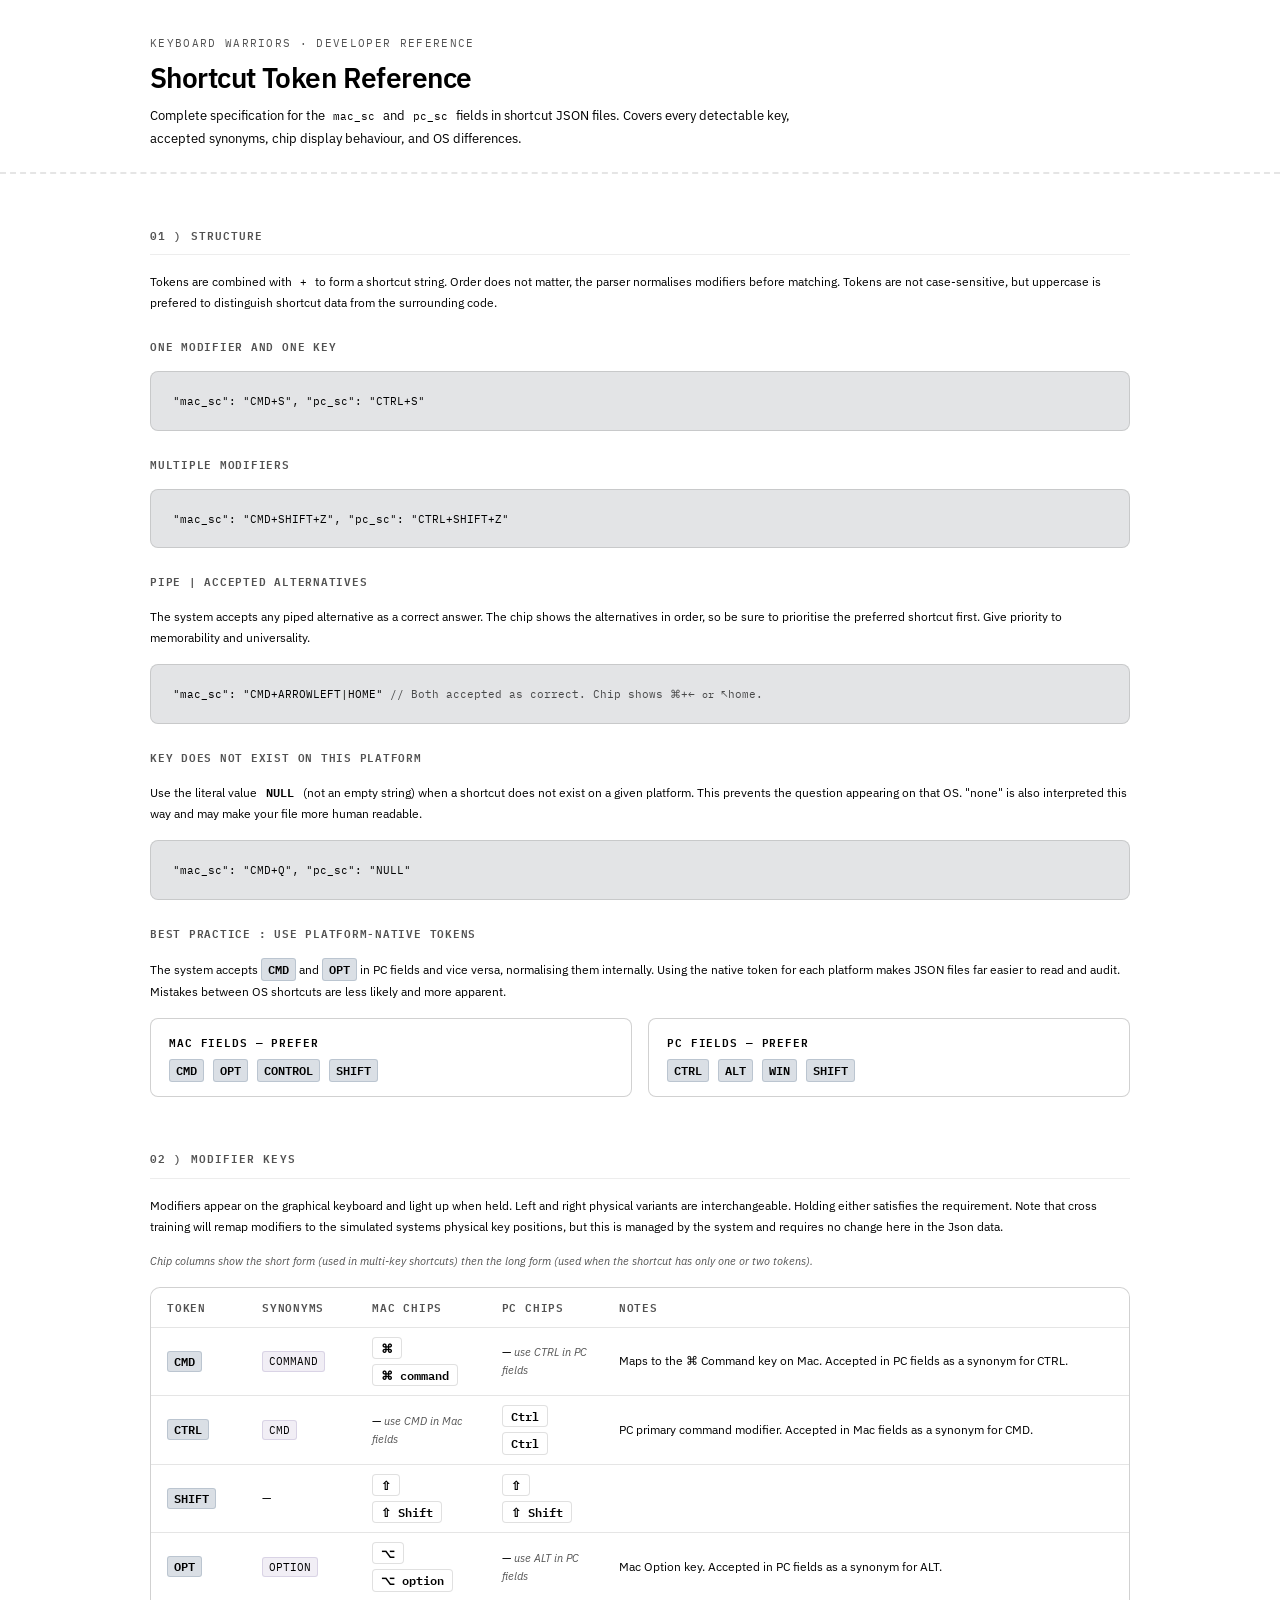
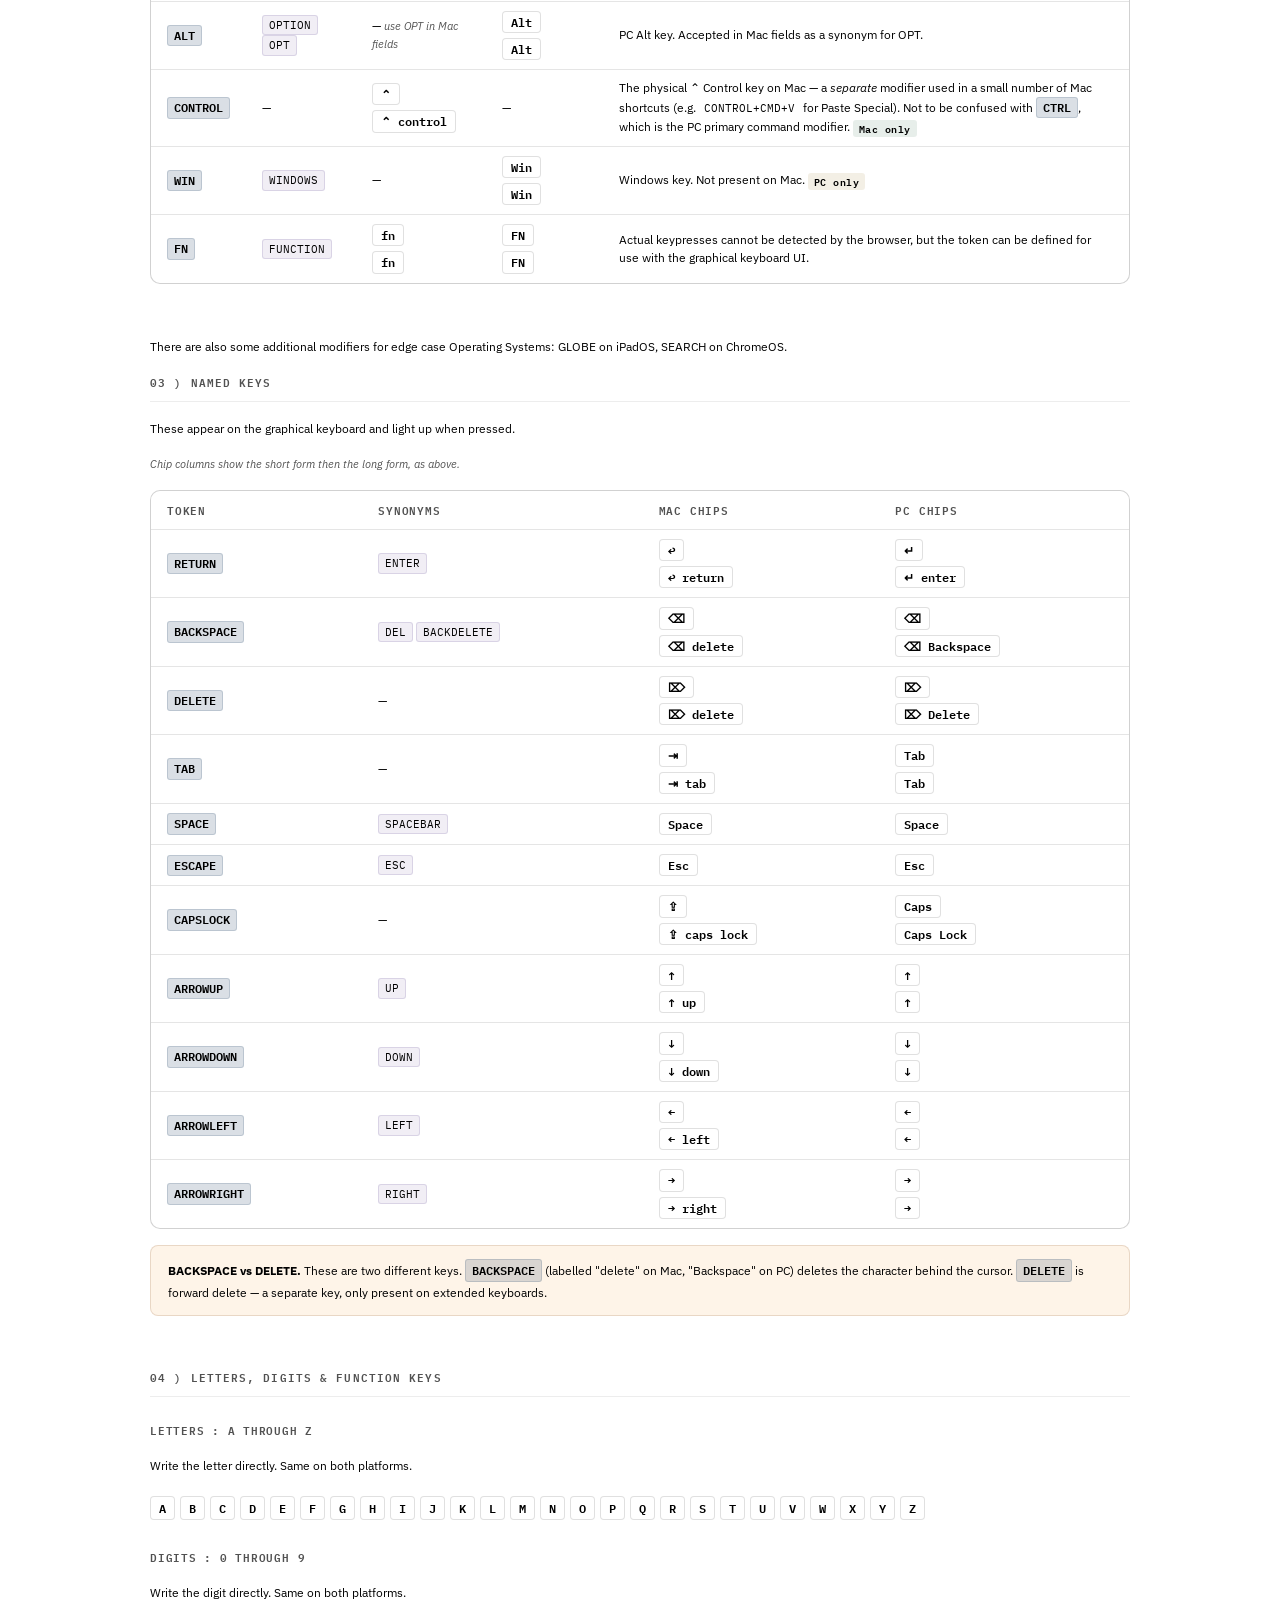
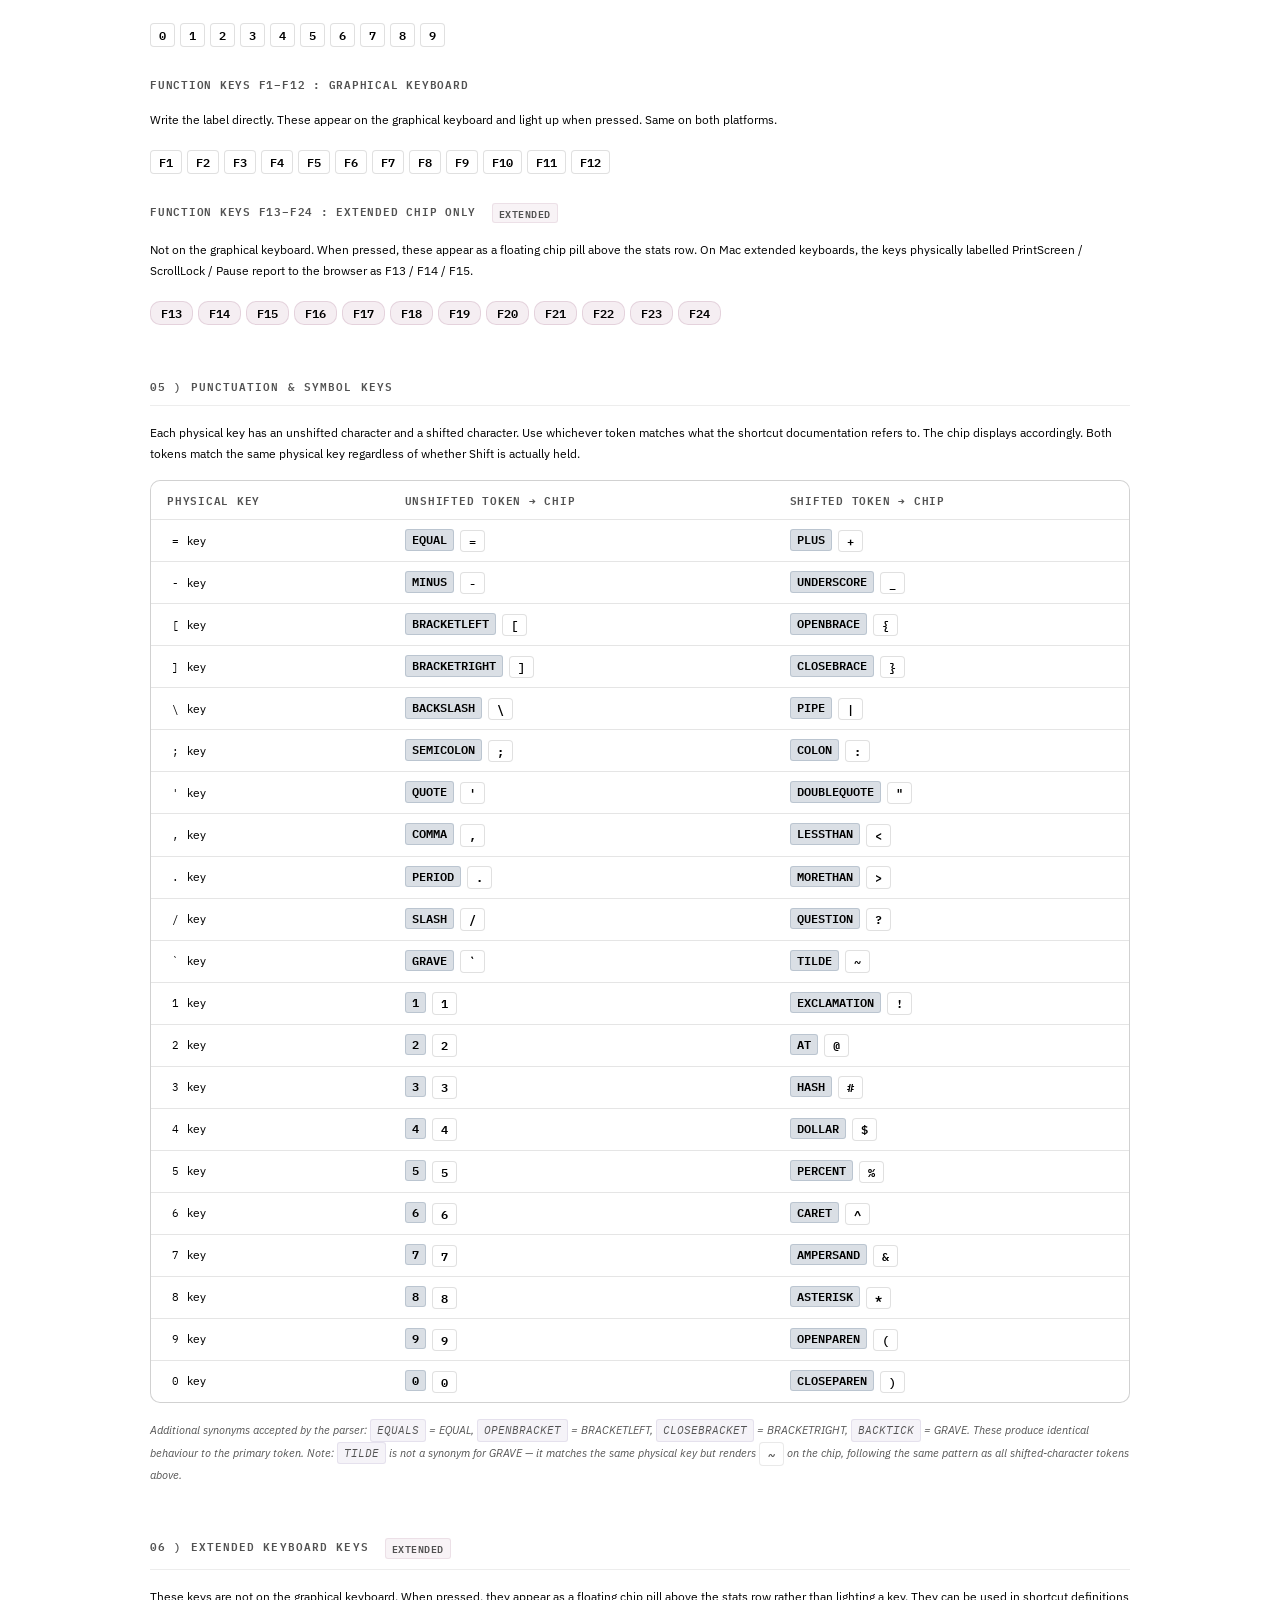
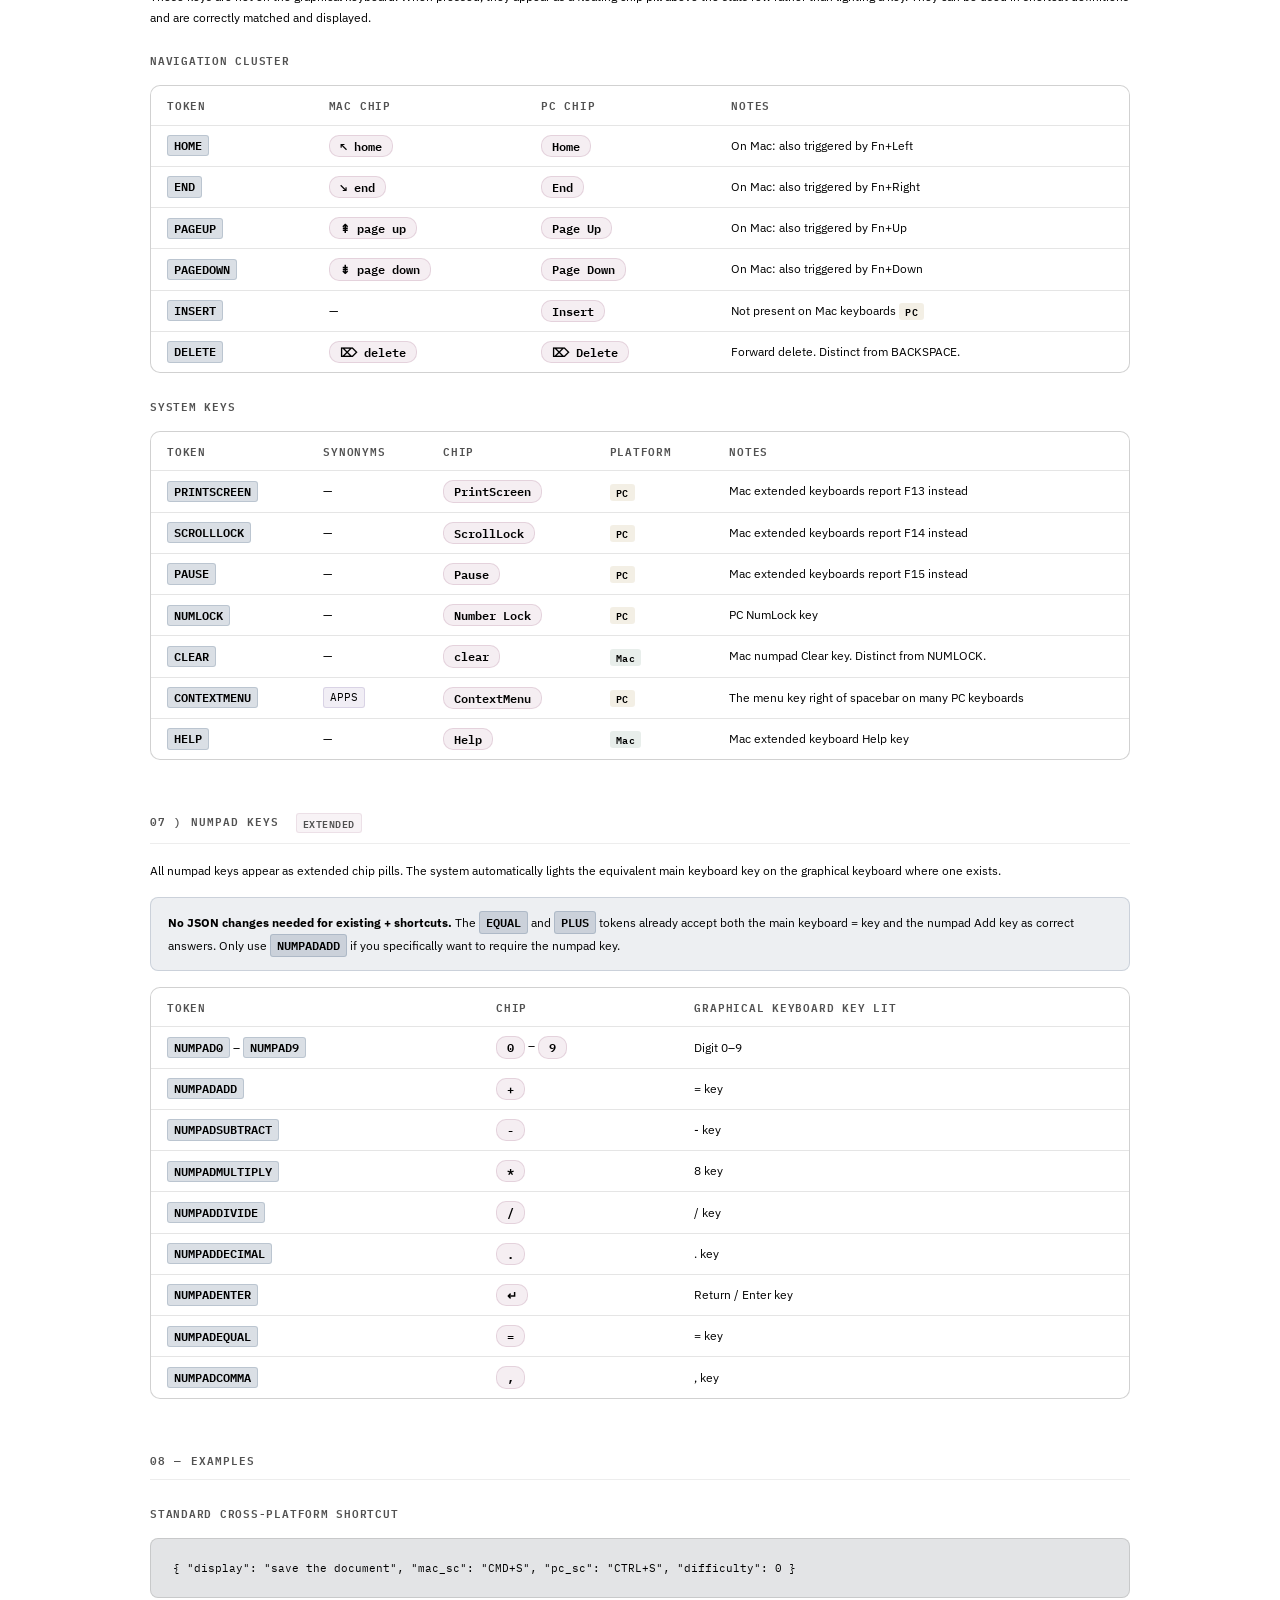
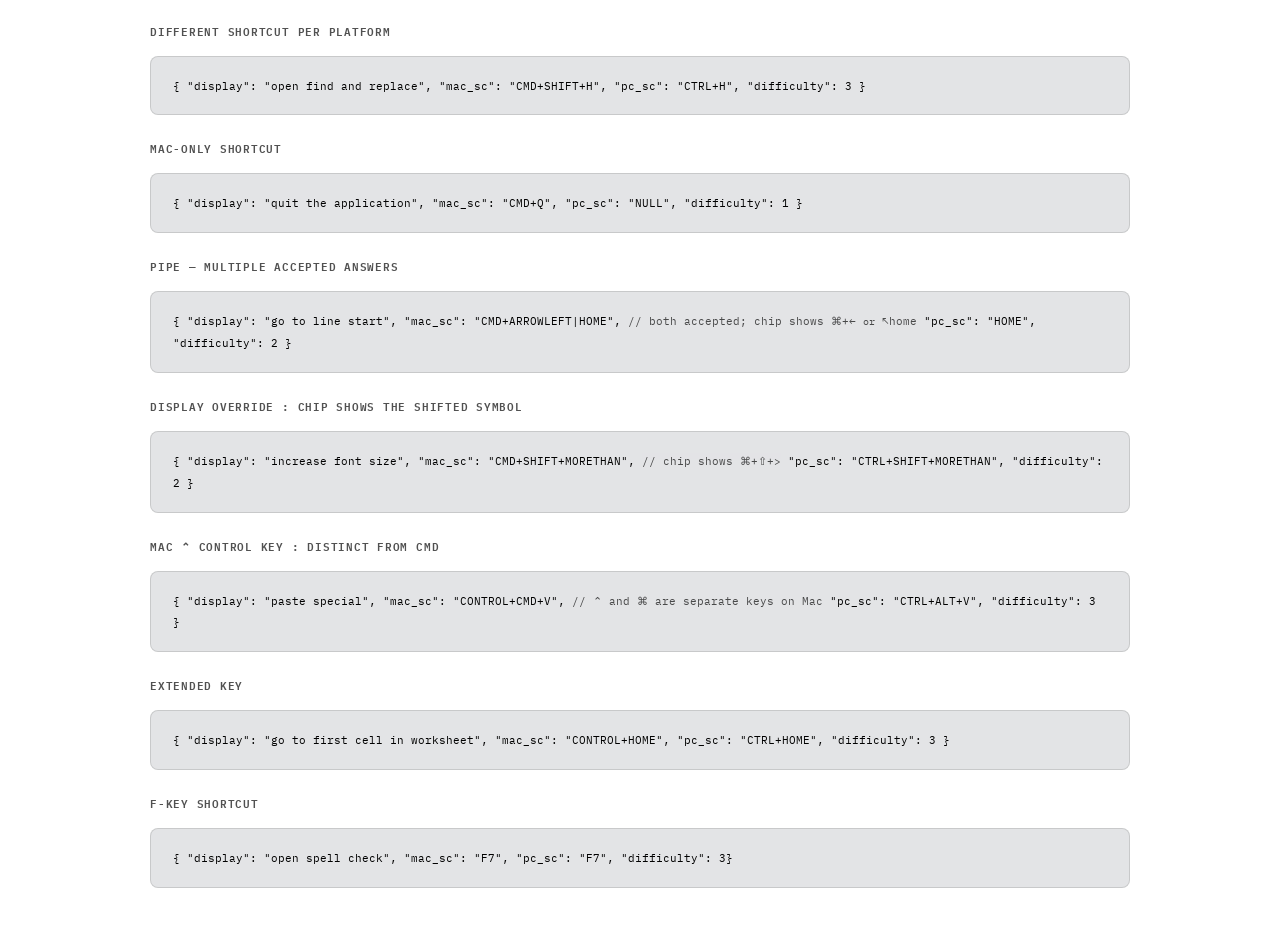
<file: pages/define_the_keys.html>
<!DOCTYPE html>
<html lang="en-GB">
<head>
<meta charset="UTF-8">
<meta name="viewport" content="width=device-width, initial-scale=1">
<title>Shortcut Token Reference — Keyboard Warriors</title>
<link rel="preconnect" href="https://fonts.googleapis.com">
<link href="https://fonts.googleapis.com/css2?family=IBM+Plex+Mono:ital,wght@0,400;0,600;1,400&family=IBM+Plex+Sans:ital,wght@0,400;0,500;0,600;1,400&display=swap" rel="stylesheet">
<link rel="stylesheet" href="../styles/documentation_design-system.css">
<link rel="stylesheet" href="../styles/documentation_reference-components.css">
</head>
<body>
<div class="page">

  <!-- ══ HEADER ══════════════════════════════════════════════════ -->
  <header class="page-header">
    <p class="eyebrow">Keyboard Warriors · Developer Reference</p>
    <h1>Shortcut Token Reference</h1>
    <p>
      Complete specification for the <code>mac_sc</code> and <code>pc_sc</code> fields
      in shortcut JSON files. Covers every detectable key, accepted synonyms,
      chip display behaviour, and OS differences.
    </p>
  </header>


  <!-- ══ STRUCTURE ════════════════════════════════════════════════ -->
  <section>
    <h2>01 ) Structure</h2>

    <p>Tokens are combined with <code>+</code> to form a shortcut string. Order does not matter, the parser normalises modifiers before matching. Tokens are not case-sensitive, but uppercase is prefered to distinguish shortcut data from the surrounding code.</p>

    <h3>One modifier and one key</h3>
    <div class="code-block"><span class="c-key">"mac_sc"</span>: <span class="c-val">"CMD+S"</span>,
<span class="c-key">"pc_sc"</span>:  <span class="c-val">"CTRL+S"</span></div>

    <h3>Multiple modifiers</h3>
    <div class="code-block"><span class="c-key">"mac_sc"</span>: <span class="c-val">"CMD+SHIFT+Z"</span>,
<span class="c-key">"pc_sc"</span>:  <span class="c-val">"CTRL+SHIFT+Z"</span></div>

    <h3>Pipe | accepted alternatives</h3>
    <p>The system accepts any piped alternative as a correct answer. The chip shows  the alternatives in order, so be sure to prioritise the preferred shortcut first. Give priority to memorability and universality.</p>
    <div class="code-block"><span class="c-key">"mac_sc"</span>: <span class="c-val">"CMD+ARROWLEFT|HOME"</span>
<span class="c-note">// Both accepted as correct. Chip shows ⌘+← <small>or</small> ↖home.</span></div>

    <h3>Key does not exist on this platform</h3>
    <p>Use the literal value <span class="null-val">NULL</span> (not an empty string) when a shortcut does not exist on a given platform. This prevents the question appearing on that OS. &quot;none&quot; is also interpreted this way and may make your file more human readable.</p>
    <div class="code-block"><span class="c-key">"mac_sc"</span>: <span class="c-val">"CMD+Q"</span>,
<span class="c-key">"pc_sc"</span>:  <span class="c-null">"NULL"</span></div>

    <h3>Best practice : use platform-native tokens</h3>
    <p>The system accepts <span class="tok">CMD</span> and <span class="tok">OPT</span> in PC fields and vice versa, normalising them internally. Using the native token for each platform makes JSON files far easier to read and audit. Mistakes between OS shortcuts are less likely and more apparent.</p>

    <div class="bp-row">
      <div class="bp-col mac">
        <h4>Mac fields — prefer</h4>
        <div><span class="tok">CMD</span> &nbsp; <span class="tok">OPT</span> &nbsp; <span class="tok">CONTROL</span> &nbsp; <span class="tok">SHIFT</span></div>
      </div>
      <div class="bp-col pc">
        <h4>PC fields — prefer</h4>
        <div><span class="tok">CTRL</span> &nbsp; <span class="tok">ALT</span> &nbsp; <span class="tok">WIN</span> &nbsp; <span class="tok">SHIFT</span></div>
      </div>
    </div>
  </section>


  <!-- ══ MODIFIERS ════════════════════════════════════════════════ -->
  <section>
    <h2>02 ) Modifier Keys</h2>
    <p>Modifiers appear on the graphical keyboard and light up when held. Left and right physical variants are interchangeable. Holding either satisfies the requirement. Note that cross training will remap modifiers to the simulated systems physical key positions, but this is managed by the system and requires no change here in the Json data.</p>
    <p class="note">Chip columns show the short form (used in multi-key shortcuts) then the long form (used when the shortcut has only one or two tokens).</p>

    <div class="table-wrap">
      <table>
        <thead>
          <tr>
            <th>Token</th>
            <th>Synonyms</th>
            <th>Mac chips</th>
            <th>PC chips</th>
            <th>Notes</th>
          </tr>
        </thead>
        <tbody>
          <tr>
            <td><span class="tok">CMD</span></td>
            <td><span class="syn">COMMAND</span></td>
            <td>
              <div class="chip-pair">
                <div><span class="chip">⌘</span></div>
                <div><span class="chip">⌘ command</span></div>
              </div>
            </td>
            <td>— <span class="note">use CTRL in PC fields</span></td>
            <td>Maps to the ⌘ Command key on Mac. Accepted in PC fields as a synonym for CTRL.</td>
          </tr>
          <tr>
            <td><span class="tok">CTRL</span></td>
            <td><span class="syn">CMD</span></td>
            <td>— <span class="note">use CMD in Mac fields</span></td>
            <td>
              <div class="chip-pair">
                <div><span class="chip">Ctrl</span></div>
                <div><span class="chip">Ctrl</span></div>
              </div>
            </td>
            <td>PC primary command modifier. Accepted in Mac fields as a synonym for CMD.</td>
          </tr>
          <tr>
            <td><span class="tok">SHIFT</span></td>
            <td>—</td>
            <td>
              <div class="chip-pair">
                <div><span class="chip">⇧</span></div>
                <div><span class="chip">⇧ Shift</span></div>
              </div>
            </td>
            <td>
              <div class="chip-pair">
                <div><span class="chip">⇧</span></div>
                <div><span class="chip">⇧ Shift</span></div>
              </div>
            </td>
            <td></td>
          </tr>
          <tr>
            <td><span class="tok">OPT</span></td>
            <td><span class="syn">OPTION</span></td>
            <td>
              <div class="chip-pair">
                <div><span class="chip">⌥</span></div>
                <div><span class="chip">⌥ option</span></div>
              </div>
            </td>
            <td>— <span class="note">use ALT in PC fields</span></td>
            <td>Mac Option key. Accepted in PC fields as a synonym for ALT.</td>
          </tr>
          <tr>
            <td><span class="tok">ALT</span></td>
            <td><span class="syn">OPTION</span> <span class="syn">OPT</span></td>
            <td>— <span class="note">use OPT in Mac fields</span></td>
            <td>
              <div class="chip-pair">
                <div><span class="chip">Alt</span></div>
                <div><span class="chip">Alt</span></div>
              </div>
            </td>
            <td>PC Alt key. Accepted in Mac fields as a synonym for OPT.</td>
          </tr>
          <tr>
            <td><span class="tok mac">CONTROL</span></td>
            <td>—</td>
            <td>
              <div class="chip-pair">
                <div><span class="chip">⌃</span></div>
                <div><span class="chip">⌃ control</span></div>
              </div>
            </td>
            <td>—</td>
            <td>The physical ⌃ Control key on Mac — a <em>separate</em> modifier used in a small number of Mac shortcuts (e.g. <code>CONTROL+CMD+V</code> for Paste Special). Not to be confused with <span class="tok">CTRL</span>, which is the PC primary command modifier. <span class="badge mac">Mac only</span></td>
          </tr>
          <tr>
            <td><span class="tok pc">WIN</span></td>
            <td><span class="syn">WINDOWS</span></td>
            <td>—</td>
            <td>
              <div class="chip-pair">
                <div><span class="chip">Win</span></div>
                <div><span class="chip">Win</span></div>
              </div>
            </td>
            <td>Windows key. Not present on Mac. <span class="badge pc">PC only</span></td>
          </tr>
          <tr>
            <td><span class="tok">FN</span></td>
            <td><span class="syn">FUNCTION</span></td>
            <td>
              <div class="chip-pair">
                <div><span class="chip">fn</span></div>
                <div><span class="chip">fn</span></div>
              </div>
            </td>
            <td>
              <div class="chip-pair">
                <div><span class="chip">FN</span></div>
                <div><span class="chip">FN</span></div>
              </div>
            </td>
            <td>Actual keypresses cannot be detected by the browser, but the token can be defined for use with the graphical keyboard UI.</td>
          </tr>
        </tbody>
      </table>
    </div>
  </section>


  <!-- ══ NAMED KEYS ═══════════════════════════════════════════════ -->
  <section>
    <p>There are also some additional modifiers for edge case Operating Systems: GLOBE on iPadOS, SEARCH on ChromeOS.</p>
    <h2>03 ) Named Keys</h2>
    <p>These appear on the graphical keyboard and light up when pressed.</p>
    <p class="note">Chip columns show the short form then the long form, as above.</p>

    <div class="table-wrap">
      <table>
        <thead>
          <tr>
            <th>Token</th>
            <th>Synonyms</th>
            <th>Mac chips</th>
            <th>PC chips</th>
          </tr>
        </thead>
        <tbody>
          <tr>
            <td><span class="tok">RETURN</span></td>
            <td><span class="syn">ENTER</span></td>
            <td>
              <div class="chip-pair">
                <div><span class="chip">↩</span></div>
                <div><span class="chip">↩ return</span></div>
              </div>
            </td>
            <td>
              <div class="chip-pair">
                <div><span class="chip">↵</span></div>
                <div><span class="chip">↵ enter</span></div>
              </div>
            </td>
          </tr>
          <tr>
            <td><span class="tok">BACKSPACE</span></td>
            <td><span class="syn">DEL</span> <span class="syn">BACKDELETE</span></td>
            <td>
              <div class="chip-pair">
                <div><span class="chip">⌫</span></div>
                <div><span class="chip">⌫ delete</span></div>
              </div>
            </td>
            <td>
              <div class="chip-pair">
                <div><span class="chip">⌫</span></div>
                <div><span class="chip">⌫ Backspace</span></div>
              </div>
            </td>
          </tr>
          <tr>
            <td><span class="tok">DELETE</span></td>
            <td>—</td>
            <td>
              <div class="chip-pair">
                <div><span class="chip">⌦</span></div>
                <div><span class="chip">⌦ delete</span></div>
              </div>
            </td>
            <td>
              <div class="chip-pair">
                <div><span class="chip">⌦</span></div>
                <div><span class="chip">⌦ Delete</span></div>
              </div>
            </td>
          </tr>
          <tr>
            <td><span class="tok">TAB</span></td>
            <td>—</td>
            <td>
              <div class="chip-pair">
                <div><span class="chip">⇥</span></div>
                <div><span class="chip">⇥ tab</span></div>
              </div>
            </td>
            <td>
              <div class="chip-pair">
                <div><span class="chip">Tab</span></div>
                <div><span class="chip">Tab</span></div>
              </div>
            </td>
          </tr>
          <tr>
            <td><span class="tok">SPACE</span></td>
            <td><span class="syn">SPACEBAR</span></td>
            <td><span class="chip">Space</span></td>
            <td><span class="chip">Space</span></td>
          </tr>
          <tr>
            <td><span class="tok">ESCAPE</span></td>
            <td><span class="syn">ESC</span></td>
            <td><span class="chip">Esc</span></td>
            <td><span class="chip">Esc</span></td>
          </tr>
          <tr>
            <td><span class="tok">CAPSLOCK</span></td>
            <td>—</td>
            <td>
              <div class="chip-pair">
                <div><span class="chip">⇪</span></div>
                <div><span class="chip">⇪ caps lock</span></div>
              </div>
            </td>
            <td>
              <div class="chip-pair">
                <div><span class="chip">Caps</span></div>
                <div><span class="chip">Caps Lock</span></div>
              </div>
            </td>
          </tr>
          <tr>
            <td><span class="tok">ARROWUP</span></td>
            <td><span class="syn">UP</span></td>
            <td>
              <div class="chip-pair">
                <div><span class="chip">↑</span></div>
                <div><span class="chip">↑ up</span></div>
              </div>
            </td>
            <td>
              <div class="chip-pair">
                <div><span class="chip">↑</span></div>
                <div><span class="chip">↑</span></div>
              </div>
            </td>
          </tr>
          <tr>
            <td><span class="tok">ARROWDOWN</span></td>
            <td><span class="syn">DOWN</span></td>
            <td>
              <div class="chip-pair">
                <div><span class="chip">↓</span></div>
                <div><span class="chip">↓ down</span></div>
              </div>
            </td>
            <td>
              <div class="chip-pair">
                <div><span class="chip">↓</span></div>
                <div><span class="chip">↓</span></div>
              </div>
            </td>
          </tr>
          <tr>
            <td><span class="tok">ARROWLEFT</span></td>
            <td><span class="syn">LEFT</span></td>
            <td>
              <div class="chip-pair">
                <div><span class="chip">←</span></div>
                <div><span class="chip">← left</span></div>
              </div>
            </td>
            <td>
              <div class="chip-pair">
                <div><span class="chip">←</span></div>
                <div><span class="chip">←</span></div>
              </div>
            </td>
          </tr>
          <tr>
            <td><span class="tok">ARROWRIGHT</span></td>
            <td><span class="syn">RIGHT</span></td>
            <td>
              <div class="chip-pair">
                <div><span class="chip">→</span></div>
                <div><span class="chip">→ right</span></div>
              </div>
            </td>
            <td>
              <div class="chip-pair">
                <div><span class="chip">→</span></div>
                <div><span class="chip">→</span></div>
              </div>
            </td>
          </tr>
        </tbody>
      </table>
    </div>

    <div class="callout warn">
      <strong>BACKSPACE vs DELETE.</strong> These are two different keys. <span class="tok">BACKSPACE</span> (labelled "delete" on Mac, "Backspace" on PC) deletes the character behind the cursor. <span class="tok">DELETE</span> is forward delete — a separate key, only present on extended keyboards.
    </div>
  </section>


  <!-- ══ LETTERS, DIGITS, FUNCTION KEYS ══════════════════════════ -->
  <section>
    <h2>04 ) Letters, Digits &amp; Function Keys</h2>

    <h3>Letters : A through Z</h3>
    <p>Write the letter directly. Same on both platforms.</p>
    <div style="display:flex;flex-wrap:wrap;gap:5px;padding:4px 0 4px;">
      <span class="chip">A</span><span class="chip">B</span><span class="chip">C</span><span class="chip">D</span><span class="chip">E</span><span class="chip">F</span><span class="chip">G</span><span class="chip">H</span><span class="chip">I</span><span class="chip">J</span><span class="chip">K</span><span class="chip">L</span><span class="chip">M</span><span class="chip">N</span><span class="chip">O</span><span class="chip">P</span><span class="chip">Q</span><span class="chip">R</span><span class="chip">S</span><span class="chip">T</span><span class="chip">U</span><span class="chip">V</span><span class="chip">W</span><span class="chip">X</span><span class="chip">Y</span><span class="chip">Z</span>
    </div>

    <h3>Digits : 0 through 9</h3>
    <p>Write the digit directly. Same on both platforms.</p>
    <div style="display:flex;flex-wrap:wrap;gap:5px;padding:4px 0 4px;">
      <span class="chip">0</span><span class="chip">1</span><span class="chip">2</span><span class="chip">3</span><span class="chip">4</span><span class="chip">5</span><span class="chip">6</span><span class="chip">7</span><span class="chip">8</span><span class="chip">9</span>
    </div>

    <h3>Function keys F1–F12 : graphical keyboard</h3>
    <p>Write the label directly. These appear on the graphical keyboard and light up when pressed. Same on both platforms.</p>
    <div style="display:flex;flex-wrap:wrap;gap:5px;padding:4px 0 4px;">
      <span class="chip">F1</span><span class="chip">F2</span><span class="chip">F3</span><span class="chip">F4</span><span class="chip">F5</span><span class="chip">F6</span><span class="chip">F7</span><span class="chip">F8</span><span class="chip">F9</span><span class="chip">F10</span><span class="chip">F11</span><span class="chip">F12</span>
    </div>

    <h3>Function keys F13–F24 : extended chip only &nbsp;<span class="badge ext">Extended</span></h3>
    <p>Not on the graphical keyboard. When pressed, these appear as a floating chip pill above the stats row. On Mac extended keyboards, the keys physically labelled PrintScreen / ScrollLock / Pause report to the browser as F13 / F14 / F15.</p>
    <div style="display:flex;flex-wrap:wrap;gap:5px;padding:4px 0 0;">
      <span class="chip-ext">F13</span><span class="chip-ext">F14</span><span class="chip-ext">F15</span><span class="chip-ext">F16</span><span class="chip-ext">F17</span><span class="chip-ext">F18</span><span class="chip-ext">F19</span><span class="chip-ext">F20</span><span class="chip-ext">F21</span><span class="chip-ext">F22</span><span class="chip-ext">F23</span><span class="chip-ext">F24</span>
    </div>
  </section>


  <!-- ══ PUNCTUATION ══════════════════════════════════════════════ -->
  <section>
    <h2>05 ) Punctuation &amp; Symbol Keys</h2>
    <p>
      Each physical key has an unshifted character and a shifted character. Use whichever token matches what the shortcut documentation refers to. The chip displays accordingly. Both tokens match the same physical key regardless of whether Shift is actually held.
    </p>

    <div class="table-wrap">
      <table>
        <thead>
          <tr>
            <th>Physical key</th>
            <th>Unshifted token → chip</th>
            <th>Shifted token → chip</th>
          </tr>
        </thead>
        <tbody>
          <tr>
            <td><code>=</code> key</td>
            <td><span class="tok">EQUAL</span> &nbsp;<span class="chip">=</span></td>
            <td><span class="tok">PLUS</span> &nbsp;<span class="chip">+</span></td>
          </tr>
          <tr>
            <td><code>-</code> key</td>
            <td><span class="tok">MINUS</span> &nbsp;<span class="chip">-</span></td>
            <td><span class="tok">UNDERSCORE</span> &nbsp;<span class="chip">_</span></td>
          </tr>
          <tr>
            <td><code>[</code> key</td>
            <td><span class="tok">BRACKETLEFT</span> &nbsp;<span class="chip">[</span></td>
            <td><span class="tok">OPENBRACE</span> &nbsp;<span class="chip">{</span></td>
          </tr>
          <tr>
            <td><code>]</code> key</td>
            <td><span class="tok">BRACKETRIGHT</span> &nbsp;<span class="chip">]</span></td>
            <td><span class="tok">CLOSEBRACE</span> &nbsp;<span class="chip">}</span></td>
          </tr>
          <tr>
            <td><code>\</code> key</td>
            <td><span class="tok">BACKSLASH</span> &nbsp;<span class="chip">\</span></td>
            <td><span class="tok">PIPE</span> &nbsp;<span class="chip">|</span></td>
          </tr>
          <tr>
            <td><code>;</code> key</td>
            <td><span class="tok">SEMICOLON</span> &nbsp;<span class="chip">;</span></td>
            <td><span class="tok">COLON</span> &nbsp;<span class="chip">:</span></td>
          </tr>
          <tr>
            <td><code>'</code> key</td>
            <td><span class="tok">QUOTE</span> &nbsp;<span class="chip">'</span></td>
            <td><span class="tok">DOUBLEQUOTE</span> &nbsp;<span class="chip">"</span></td>
          </tr>
          <tr>
            <td><code>,</code> key</td>
            <td><span class="tok">COMMA</span> &nbsp;<span class="chip">,</span></td>
            <td><span class="tok">LESSTHAN</span> &nbsp;<span class="chip">&lt;</span></td>
          </tr>
          <tr>
            <td><code>.</code> key</td>
            <td><span class="tok">PERIOD</span> &nbsp;<span class="chip">.</span></td>
            <td><span class="tok">MORETHAN</span> &nbsp;<span class="chip">&gt;</span></td>
          </tr>
          <tr>
            <td><code>/</code> key</td>
            <td><span class="tok">SLASH</span> &nbsp;<span class="chip">/</span></td>
            <td><span class="tok">QUESTION</span> &nbsp;<span class="chip">?</span></td>
          </tr>
          <tr>
            <td><code>`</code> key</td>
            <td><span class="tok">GRAVE</span> &nbsp;<span class="chip">`</span></td>
            <td><span class="tok">TILDE</span> &nbsp;<span class="chip">~</span></td>
          </tr>
          <tr>
            <td><code>1</code> key</td>
            <td><span class="tok">1</span> &nbsp;<span class="chip">1</span></td>
            <td><span class="tok">EXCLAMATION</span> &nbsp;<span class="chip">!</span></td>
          </tr>
          <tr>
            <td><code>2</code> key</td>
            <td><span class="tok">2</span> &nbsp;<span class="chip">2</span></td>
            <td><span class="tok">AT</span> &nbsp;<span class="chip">@</span></td>
          </tr>
          <tr>
            <td><code>3</code> key</td>
            <td><span class="tok">3</span> &nbsp;<span class="chip">3</span></td>
            <td><span class="tok">HASH</span> &nbsp;<span class="chip">#</span></td>
          </tr>
          <tr>
            <td><code>4</code> key</td>
            <td><span class="tok">4</span> &nbsp;<span class="chip">4</span></td>
            <td><span class="tok">DOLLAR</span> &nbsp;<span class="chip">$</span></td>
          </tr>
          <tr>
            <td><code>5</code> key</td>
            <td><span class="tok">5</span> &nbsp;<span class="chip">5</span></td>
            <td><span class="tok">PERCENT</span> &nbsp;<span class="chip">%</span></td>
          </tr>
          <tr>
            <td><code>6</code> key</td>
            <td><span class="tok">6</span> &nbsp;<span class="chip">6</span></td>
            <td><span class="tok">CARET</span> &nbsp;<span class="chip">^</span></td>
          </tr>
          <tr>
            <td><code>7</code> key</td>
            <td><span class="tok">7</span> &nbsp;<span class="chip">7</span></td>
            <td><span class="tok">AMPERSAND</span> &nbsp;<span class="chip">&amp;</span></td>
          </tr>
          <tr>
            <td><code>8</code> key</td>
            <td><span class="tok">8</span> &nbsp;<span class="chip">8</span></td>
            <td><span class="tok">ASTERISK</span> &nbsp;<span class="chip">*</span></td>
          </tr>
          <tr>
            <td><code>9</code> key</td>
            <td><span class="tok">9</span> &nbsp;<span class="chip">9</span></td>
            <td><span class="tok">OPENPAREN</span> &nbsp;<span class="chip">(</span></td>
          </tr>
          <tr>
            <td><code>0</code> key</td>
            <td><span class="tok">0</span> &nbsp;<span class="chip">0</span></td>
            <td><span class="tok">CLOSEPAREN</span> &nbsp;<span class="chip">)</span></td>
          </tr>
        </tbody>
      </table>
    </div>

    <p class="note">Additional synonyms accepted by the parser: <span class="syn">EQUALS</span> = EQUAL, <span class="syn">OPENBRACKET</span> = BRACKETLEFT, <span class="syn">CLOSEBRACKET</span> = BRACKETRIGHT, <span class="syn">BACKTICK</span> = GRAVE. These produce identical behaviour to the primary token. Note: <span class="syn">TILDE</span> is <em>not</em> a synonym for GRAVE — it matches the same physical key but renders <span class="chip">~</span> on the chip, following the same pattern as all shifted-character tokens above.</p>
  </section>


  <!-- ══ EXTENDED KEYS ════════════════════════════════════════════ -->
  <section>
    <h2>06 ) Extended Keyboard Keys &nbsp;<span class="badge ext">Extended</span></h2>
    <p>These keys are not on the graphical keyboard. When pressed, they appear as a floating chip pill above the stats row rather than lighting a key. They can be used in shortcut definitions and are correctly matched and displayed.</p>

    <h3>Navigation cluster</h3>
    <div class="table-wrap">
      <table>
        <thead>
          <tr><th>Token</th><th>Mac chip</th><th>PC chip</th><th>Notes</th></tr>
        </thead>
        <tbody>
          <tr>
            <td><span class="tok">HOME</span></td>
            <td><span class="chip-ext">↖ home</span></td>
            <td><span class="chip-ext">Home</span></td>
            <td>On Mac: also triggered by Fn+Left</td>
          </tr>
          <tr>
            <td><span class="tok">END</span></td>
            <td><span class="chip-ext">↘ end</span></td>
            <td><span class="chip-ext">End</span></td>
            <td>On Mac: also triggered by Fn+Right</td>
          </tr>
          <tr>
            <td><span class="tok">PAGEUP</span></td>
            <td><span class="chip-ext">⇞ page up</span></td>
            <td><span class="chip-ext">Page Up</span></td>
            <td>On Mac: also triggered by Fn+Up</td>
          </tr>
          <tr>
            <td><span class="tok">PAGEDOWN</span></td>
            <td><span class="chip-ext">⇟ page down</span></td>
            <td><span class="chip-ext">Page Down</span></td>
            <td>On Mac: also triggered by Fn+Down</td>
          </tr>
          <tr>
            <td><span class="tok">INSERT</span></td>
            <td>—</td>
            <td><span class="chip-ext">Insert</span></td>
            <td>Not present on Mac keyboards <span class="badge pc">PC</span></td>
          </tr>
          <tr>
            <td><span class="tok">DELETE</span></td>
            <td><span class="chip-ext">⌦ delete</span></td>
            <td><span class="chip-ext">⌦ Delete</span></td>
            <td>Forward delete. Distinct from BACKSPACE.</td>
          </tr>
        </tbody>
      </table>
    </div>

    <h3>System keys</h3>
    <div class="table-wrap">
      <table>
        <thead>
          <tr><th>Token</th><th>Synonyms</th><th>Chip</th><th>Platform</th><th>Notes</th></tr>
        </thead>
        <tbody>
          <tr>
            <td><span class="tok pc">PRINTSCREEN</span></td>
            <td>—</td>
            <td><span class="chip-ext">PrintScreen</span></td>
            <td><span class="badge pc">PC</span></td>
            <td>Mac extended keyboards report F13 instead</td>
          </tr>
          <tr>
            <td><span class="tok pc">SCROLLLOCK</span></td>
            <td>—</td>
            <td><span class="chip-ext">ScrollLock</span></td>
            <td><span class="badge pc">PC</span></td>
            <td>Mac extended keyboards report F14 instead</td>
          </tr>
          <tr>
            <td><span class="tok pc">PAUSE</span></td>
            <td>—</td>
            <td><span class="chip-ext">Pause</span></td>
            <td><span class="badge pc">PC</span></td>
            <td>Mac extended keyboards report F15 instead</td>
          </tr>
          <tr>
            <td><span class="tok pc">NUMLOCK</span></td>
            <td>—</td>
            <td><span class="chip-ext">Number Lock</span></td>
            <td><span class="badge pc">PC</span></td>
            <td>PC NumLock key</td>
          </tr>
          <tr>
            <td><span class="tok mac">CLEAR</span></td>
            <td>—</td>
            <td><span class="chip-ext">clear</span></td>
            <td><span class="badge mac">Mac</span></td>
            <td>Mac numpad Clear key. Distinct from NUMLOCK.</td>
          </tr>
          <tr>
            <td><span class="tok pc">CONTEXTMENU</span></td>
            <td><span class="syn">APPS</span></td>
            <td><span class="chip-ext">ContextMenu</span></td>
            <td><span class="badge pc">PC</span></td>
            <td>The menu key right of spacebar on many PC keyboards</td>
          </tr>
          <tr>
            <td><span class="tok mac">HELP</span></td>
            <td>—</td>
            <td><span class="chip-ext">Help</span></td>
            <td><span class="badge mac">Mac</span></td>
            <td>Mac extended keyboard Help key</td>
          </tr>
        </tbody>
      </table>
    </div>
  </section>


  <!-- ══ NUMPAD ═══════════════════════════════════════════════════ -->
  <section>
    <h2>07 ) Numpad Keys &nbsp;<span class="badge ext">Extended</span></h2>
    <p>All numpad keys appear as extended chip pills. The system automatically lights the equivalent main keyboard key on the graphical keyboard where one exists.</p>

    <div class="callout info">
      <strong>No JSON changes needed for existing + shortcuts.</strong> The <span class="tok">EQUAL</span> and <span class="tok">PLUS</span> tokens already accept both the main keyboard = key and the numpad Add key as correct answers. Only use <span class="tok">NUMPADADD</span> if you specifically want to require the numpad key.
    </div>

    <div class="table-wrap">
      <table>
        <thead>
          <tr><th>Token</th><th>Chip</th><th>Graphical keyboard key lit</th></tr>
        </thead>
        <tbody>
          <tr><td><span class="tok">NUMPAD0</span> – <span class="tok">NUMPAD9</span></td><td><span class="chip-ext">0</span> – <span class="chip-ext">9</span></td><td>Digit 0–9</td></tr>
          <tr><td><span class="tok">NUMPADADD</span></td><td><span class="chip-ext">+</span></td><td>= key</td></tr>
          <tr><td><span class="tok">NUMPADSUBTRACT</span></td><td><span class="chip-ext">-</span></td><td>- key</td></tr>
          <tr><td><span class="tok">NUMPADMULTIPLY</span></td><td><span class="chip-ext">*</span></td><td>8 key</td></tr>
          <tr><td><span class="tok">NUMPADDIVIDE</span></td><td><span class="chip-ext">/</span></td><td>/ key</td></tr>
          <tr><td><span class="tok">NUMPADDECIMAL</span></td><td><span class="chip-ext">.</span></td><td>. key</td></tr>
          <tr><td><span class="tok">NUMPADENTER</span></td><td><span class="chip-ext">↵</span></td><td>Return / Enter key</td></tr>
          <tr><td><span class="tok">NUMPADEQUAL</span></td><td><span class="chip-ext">=</span></td><td>= key</td></tr>
          <tr><td><span class="tok">NUMPADCOMMA</span></td><td><span class="chip-ext">,</span></td><td>, key</td></tr>
        </tbody>
      </table>
    </div>
  </section>


  <!-- ══ EXAMPLES ═════════════════════════════════════════════════ -->
  <section>
    <h2>08 — Examples</h2>

    <h3>Standard cross-platform shortcut</h3>
    <div class="code-block">{
  <span class="c-key">"display"</span>:    <span class="c-val">"save the document"</span>,
  <span class="c-key">"mac_sc"</span>:     <span class="c-val">"CMD+S"</span>,
  <span class="c-key">"pc_sc"</span>:      <span class="c-val">"CTRL+S"</span>,
  <span class="c-key">"difficulty"</span>: <span class="c-val">0</span>
}</div>

    <h3>Different shortcut per platform</h3>
    <div class="code-block">{
  <span class="c-key">"display"</span>:    <span class="c-val">"open find and replace"</span>,
  <span class="c-key">"mac_sc"</span>:     <span class="c-val">"CMD+SHIFT+H"</span>,
  <span class="c-key">"pc_sc"</span>:      <span class="c-val">"CTRL+H"</span>,
  <span class="c-key">"difficulty"</span>: <span class="c-val">3</span>
}</div>

    <h3>Mac-only shortcut</h3>
    <div class="code-block">{
  <span class="c-key">"display"</span>:    <span class="c-val">"quit the application"</span>,
  <span class="c-key">"mac_sc"</span>:     <span class="c-val">"CMD+Q"</span>,
  <span class="c-key">"pc_sc"</span>:      <span class="c-null">"NULL"</span>,
  <span class="c-key">"difficulty"</span>: <span class="c-val">1</span>
}</div>

    <h3>Pipe — multiple accepted answers</h3>
    <div class="code-block">{
  <span class="c-key">"display"</span>:    <span class="c-val">"go to line start"</span>,
  <span class="c-key">"mac_sc"</span>:     <span class="c-val">"CMD+ARROWLEFT|HOME"</span>,  <span class="c-note">// both accepted; chip shows ⌘+← <small>or</small> ↖home</span>
  <span class="c-key">"pc_sc"</span>:      <span class="c-val">"HOME"</span>,
  <span class="c-key">"difficulty"</span>: <span class="c-val">2</span>
}</div>

    <h3>Display override : chip shows the shifted symbol</h3>
    <div class="code-block">{
  <span class="c-key">"display"</span>:    <span class="c-val">"increase font size"</span>,
  <span class="c-key">"mac_sc"</span>:     <span class="c-val">"CMD+SHIFT+MORETHAN"</span>,    <span class="c-note">// chip shows ⌘+⇧+&gt;</span>
  <span class="c-key">"pc_sc"</span>:      <span class="c-val">"CTRL+SHIFT+MORETHAN"</span>,
  <span class="c-key">"difficulty"</span>: <span class="c-val">2</span>
}</div>

    <h3>Mac ⌃ Control key : distinct from CMD</h3>
    <div class="code-block">{
  <span class="c-key">"display"</span>:    <span class="c-val">"paste special"</span>,
  <span class="c-key">"mac_sc"</span>:     <span class="c-val">"CONTROL+CMD+V"</span>,          <span class="c-note">// ⌃ and ⌘ are separate keys on Mac</span>
  <span class="c-key">"pc_sc"</span>:      <span class="c-val">"CTRL+ALT+V"</span>,
  <span class="c-key">"difficulty"</span>: <span class="c-val">3</span>
}</div>

    <h3>Extended key</h3>
    <div class="code-block">{
  <span class="c-key">"display"</span>:    <span class="c-val">"go to first cell in worksheet"</span>,
  <span class="c-key">"mac_sc"</span>:     <span class="c-val">"CONTROL+HOME"</span>,
  <span class="c-key">"pc_sc"</span>:      <span class="c-val">"CTRL+HOME"</span>,
  <span class="c-key">"difficulty"</span>: <span class="c-val">3</span>
}</div>

    <h3>F-key shortcut</h3>
    <div class="code-block">{
  <span class="c-key">"display"</span>:    <span class="c-val">"open spell check"</span>,
  <span class="c-key">"mac_sc"</span>:     <span class="c-val">"F7"</span>,
  <span class="c-key">"pc_sc"</span>:      <span class="c-val">"F7"</span>,
  <span class="c-key">"difficulty"</span>: <span class="c-val">3</span>}</div>

  </section>

</div><!-- /.page -->
</body>
</html>
</file>
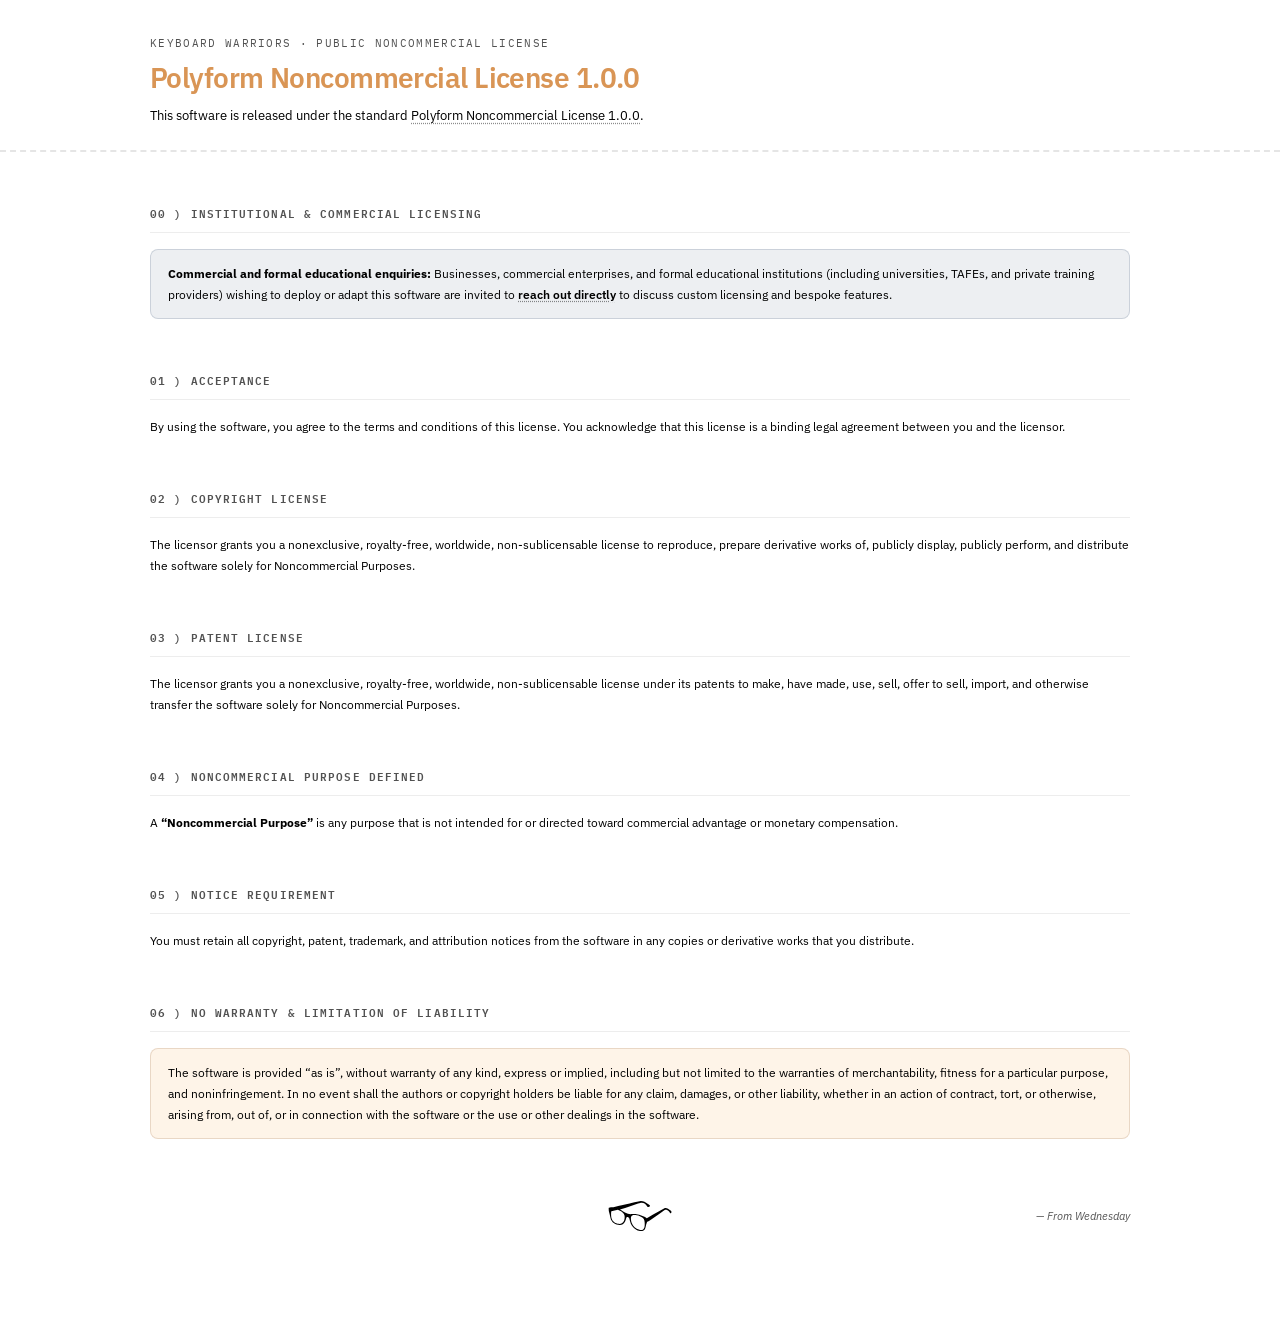
<file: pages/license-public.html>
<!DOCTYPE html>
<html lang="en-GB">
<head>
<meta charset="UTF-8">
<meta name="viewport" content="width=device-width, initial-scale=1">
<title>Public Noncommercial License · Keyboard Warriors</title>
<link rel="preconnect" href="https://fonts.googleapis.com">
<link href="https://fonts.googleapis.com/css2?family=IBM+Plex+Mono:ital,wght@0,400;0,600;1,400&family=IBM+Plex+Sans:ital,wght@0,400;0,500;0,600;1,400&display=swap" rel="stylesheet">
<link rel="stylesheet" href="../styles/documentation_design-system.css">
</head>
<body>
<div class="page">

  <!-- ══ HEADER ══════════════════════════════════════════════════ -->
  <header class="page-header">
    <p class="eyebrow">Keyboard Warriors · Public Noncommercial License</p>
    <h1 class="h1-alt">Polyform Noncommercial License 1.0.0</h1>
    <p>
      This software is released under the standard <a href="https://polyformproject.org/licenses/noncommercial/1.0.0" target="_blank" rel="noopener">Polyform Noncommercial License 1.0.0</a>.
    </p>
  </header>


  <!-- ══ INSTITUTIONAL & COMMERCIAL NOTICE ═══════════════════════ -->
  <section>
    <h2>00 ) Institutional &amp; Commercial Licensing</h2>
    <div class="callout info">
      <p>
        <strong>Commercial and formal educational enquiries:</strong>
        Businesses, commercial enterprises, and formal educational institutions (including universities, TAFEs, and private training providers) wishing to deploy or adapt this software are invited to <a href="mailto:ddessauer@swin.edu.au" style="font-weight: 600;">reach out directly</a> to discuss custom licensing and bespoke features.
      </p>
    </div>
  </section>


  <!-- ══ LICENSE TERMS ═══════════════════════════════════════════ -->
  <section>
    <h2>01 ) Acceptance</h2>
    <p>By using the software, you agree to the terms and conditions of this license. You acknowledge that this license is a binding legal agreement between you and the licensor.</p>
  </section>


  <section>
    <h2>02 ) Copyright License</h2>
    <p>
      The licensor grants you a nonexclusive, royalty-free, worldwide, non-sublicensable license to reproduce, prepare derivative works of, publicly display, publicly perform, and distribute the software solely for Noncommercial Purposes.
    </p>
  </section>


  <section>
    <h2>03 ) Patent License</h2>
    <p>
      The licensor grants you a nonexclusive, royalty-free, worldwide, non-sublicensable license under its patents to make, have made, use, sell, offer to sell, import, and otherwise transfer the software solely for Noncommercial Purposes.
    </p>
  </section>


  <section>
    <h2>04 ) Noncommercial Purpose Defined</h2>
    <p>
      A <strong>“Noncommercial Purpose”</strong> is any purpose that is not intended for or directed toward commercial advantage or monetary compensation.
    </p>
  </section>


  <section>
    <h2>05 ) Notice Requirement</h2>
    <p>
      You must retain all copyright, patent, trademark, and attribution notices from the software in any copies or derivative works that you distribute.
    </p>
  </section>


  <section>
    <h2>06 ) No Warranty &amp; Limitation of Liability</h2>
    <div class="callout warn">
      <p>
        The software is provided “as is”, without warranty of any kind, express or implied, including but not limited to the warranties of merchantability, fitness for a particular purpose, and noninfringement. In no event shall the authors or copyright holders be liable for any claim, damages, or other liability, whether in an action of contract, tort, or otherwise, arising from, out of, or in connection with the software or the use or other dealings in the software.
      </p>
    </div>
  </section>
<div style="display:grid; grid-template-columns:1fr auto 1fr; align-items:center; gap:12px;">
  <div></div>
  <div style="width:68px; height:52px; border-radius:50%; overflow:hidden; justify-self:center;">
    <img src="../images/glasses.svg" alt="reading glasses" style="width:100%; height:100%; object-fit:cover; display:block;">
  </div>
  <span class="note" style="justify-self:end;">— From Wednesday</span>
</div>

</div><!-- /.page -->
</body>
</html>
</file>
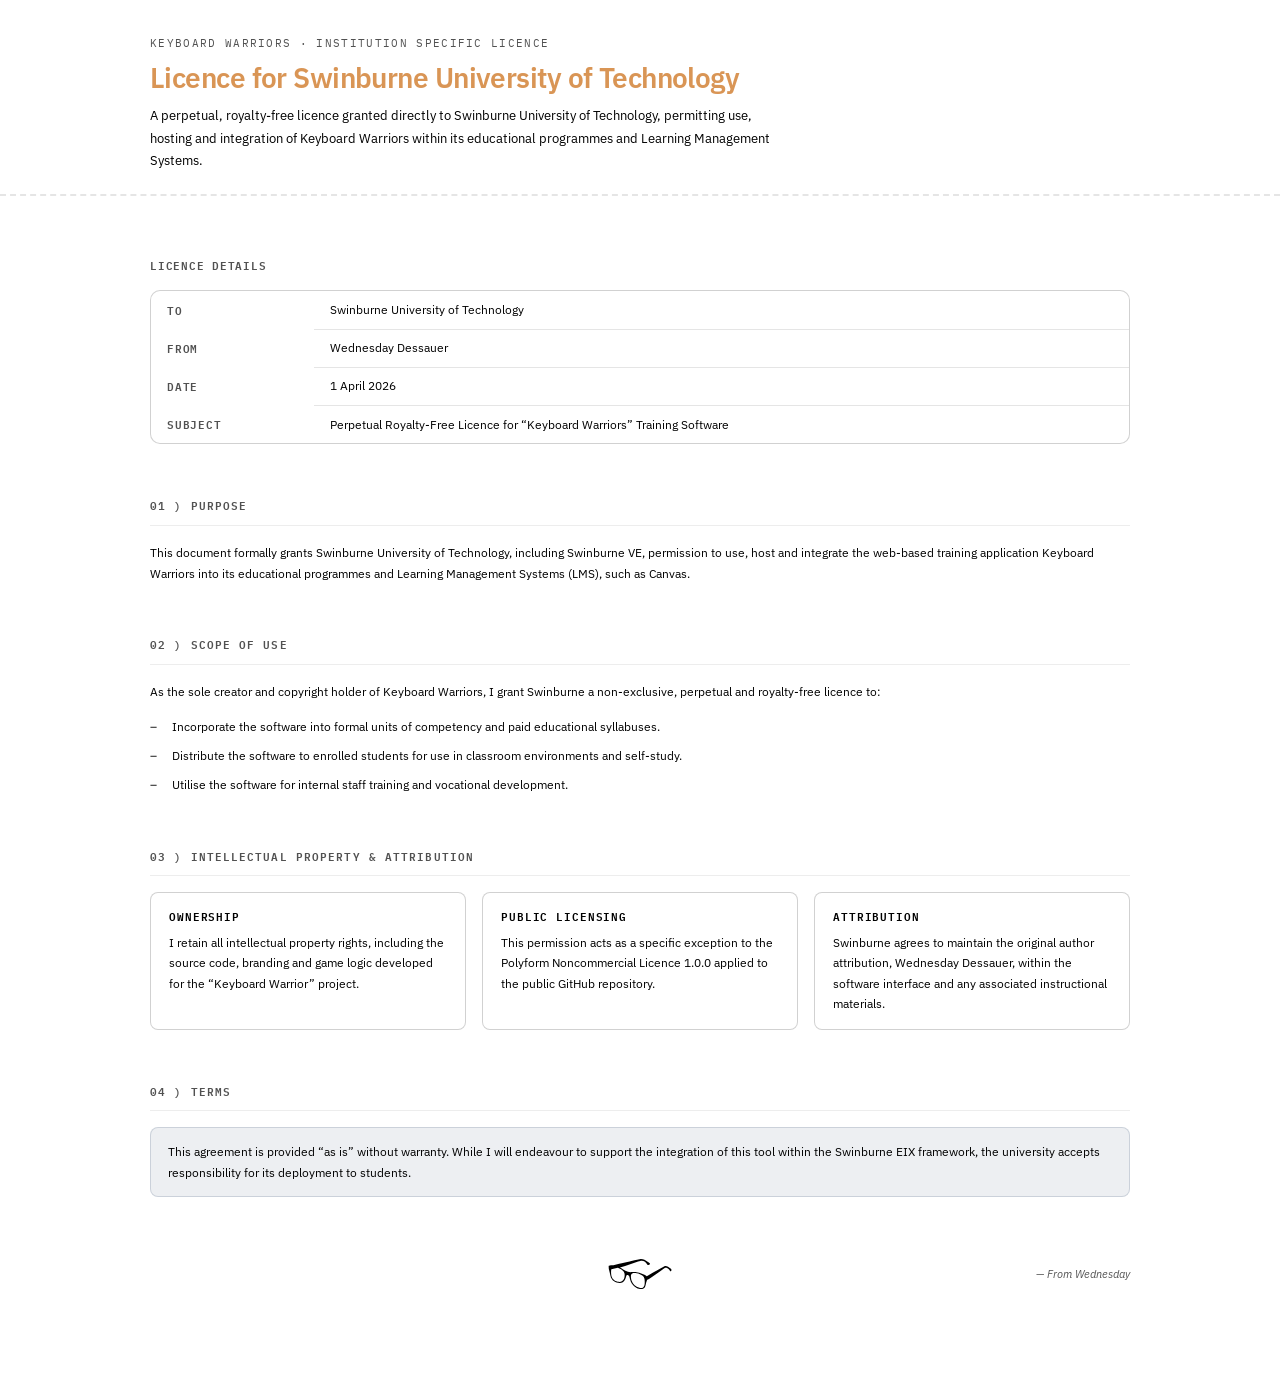
<file: pages/license-swinburne.html>
<!DOCTYPE html>
<html lang="en-GB">
<head>
<meta charset="UTF-8">
<meta name="viewport" content="width=device-width, initial-scale=1">
<title>Swinburne Licence · Keyboard Warriors</title>
<link rel="preconnect" href="https://fonts.googleapis.com">
<link href="https://fonts.googleapis.com/css2?family=IBM+Plex+Mono:ital,wght@0,400;0,600;1,400&family=IBM+Plex+Sans:ital,wght@0,400;0,500;0,600;1,400&display=swap" rel="stylesheet">
<link rel="stylesheet" href="../styles/documentation_design-system.css">
</head>
<body>
<div class="page">

  <!-- ══ HEADER ══════════════════════════════════════════════════ -->
  <header class="page-header">
    <p class="eyebrow">Keyboard Warriors · Institution Specific Licence</p>
    <h1 class="h1-alt">Licence for Swinburne University of Technology</h1>
    <p>
      A perpetual, royalty-free licence granted directly to Swinburne University of
      Technology, permitting use, hosting and integration of
      Keyboard Warriors within its educational programmes and Learning Management Systems.
    </p>
  </header>


  <!-- ══ LICENCE DETAILS ═════════════════════════════════════════════ -->
  <section>
    <h3>Licence details</h3>
    <div class="table-wrap">
      <table>
        <tbody>
          <tr><th>To</th><td>Swinburne University of Technology</td></tr>
          <tr><th>From</th><td>Wednesday Dessauer</td></tr>
          <tr><th>Date</th><td>1 April 2026</td></tr>
          <tr><th>Subject</th><td>Perpetual Royalty-Free Licence for “Keyboard Warriors” Training Software</td></tr>
        </tbody>
      </table>
    </div>
  </section>


  <!-- ══ PURPOSE ══════════════════════════════════════════════════ -->
  <section>
    <h2>01 ) Purpose</h2>
    <p>This document formally grants Swinburne University of Technology, including Swinburne VE, permission to use, host and integrate the web-based training application Keyboard Warriors into its educational programmes and Learning Management Systems (LMS), such as Canvas.</p>
  </section>


  <!-- ══ SCOPE OF USE ═════════════════════════════════════════════ -->
  <section>
    <h2>02 ) Scope of Use</h2>
    <p>As the sole creator and copyright holder of Keyboard Warriors, I grant Swinburne a non-exclusive, perpetual and royalty-free licence to:</p>
    <ul class="plain-list">
      <li>Incorporate the software into formal units of competency and paid educational syllabuses.</li>
      <li>Distribute the software to enrolled students for use in classroom environments and self-study.</li>
      <li>Utilise the software for internal staff training and vocational development.</li>
    </ul>
  </section>


  <!-- ══ IP & ATTRIBUTION ═════════════════════════════════════════ -->
  <section>
    <h2>03 ) Intellectual Property &amp; Attribution</h2>
    <div class="bp-row">
      <div class="bp-col">
        <h4>Ownership</h4>
        <p>I retain all intellectual property rights, including the source code, branding and game logic developed for the “Keyboard Warrior” project.</p>
      </div>
      <div class="bp-col">
        <h4>Public licensing</h4>
        <p>This permission acts as a specific exception to the Polyform Noncommercial Licence 1.0.0 applied to the public GitHub repository.</p>
      </div>
      <div class="bp-col">
        <h4>Attribution</h4>
        <p>Swinburne agrees to maintain the original author attribution, Wednesday Dessauer, within the software interface and any associated instructional materials.</p>
      </div>
    </div>
  </section>


  <!-- ══ TERMS ════════════════════════════════════════════════════ -->
  <section>
    <h2>04 ) Terms</h2>
    <div class="callout info">
      <p>This agreement is provided “as is” without warranty. While I will endeavour to support the integration of this tool within the Swinburne EIX framework, the university accepts responsibility for its deployment to students.</p>
    </div>
  </section>
<div style="display:grid; grid-template-columns:1fr auto 1fr; align-items:center; gap:12px;">
  <div></div>
  <div style="width:68px; height:52px; border-radius:50%; overflow:hidden; justify-self:center;">
    <img src="../images/glasses.svg" alt="reading glasses" style="width:100%; height:100%; object-fit:cover; display:block;">
  </div>
  <span class="note" style="justify-self:end;">— From Wednesday</span>
</div>

</div><!-- /.page -->
</body>
</html>
</file>
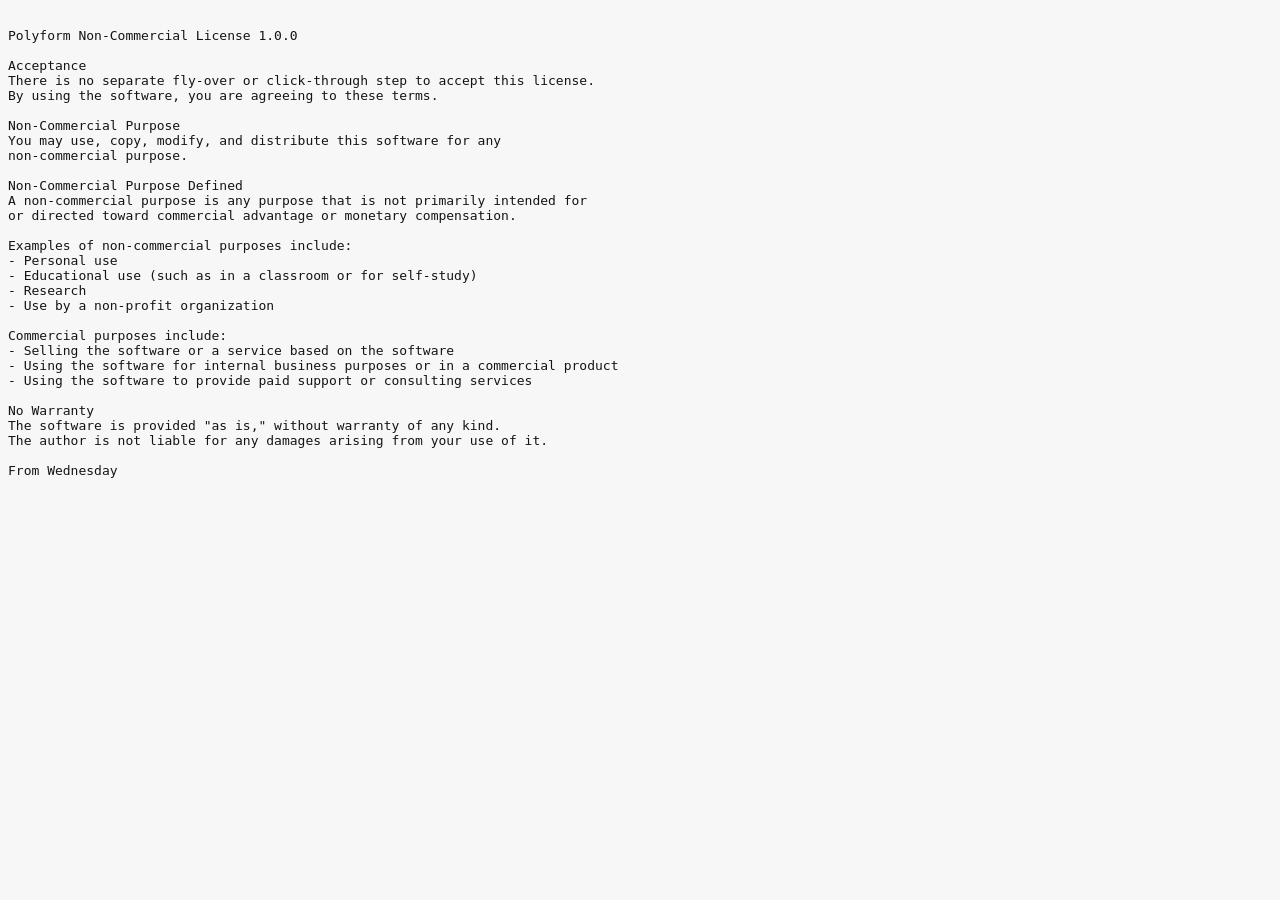
<file: pages/license_public.html>
<!DOCTYPE HTML PUBLIC "-//W3C//DTD HTML 4.01 Transitional//EN"
		"http://www.w3.org/TR/html4/loose.dtd">
<html>
<head>
	<title>LICENSE.txt</title>
</head>
<body style="color: rgb(20, 20, 20); background-color: rgb(247, 247, 247)">
<pre><code>
<span style="color: rgb(20, 20, 20);">Polyform&nbsp;Non-Commercial&nbsp;License&nbsp;1.0.0

Acceptance
There&nbsp;is&nbsp;no&nbsp;separate&nbsp;fly-over&nbsp;or&nbsp;click-through&nbsp;step&nbsp;to&nbsp;accept&nbsp;this&nbsp;license.&nbsp;
By&nbsp;using&nbsp;the&nbsp;software,&nbsp;you&nbsp;are&nbsp;agreeing&nbsp;to&nbsp;these&nbsp;terms.

Non-Commercial&nbsp;Purpose
You&nbsp;may&nbsp;use,&nbsp;copy,&nbsp;modify,&nbsp;and&nbsp;distribute&nbsp;this&nbsp;software&nbsp;for&nbsp;any&nbsp;
non-commercial&nbsp;purpose.

Non-Commercial&nbsp;Purpose&nbsp;Defined
A&nbsp;non-commercial&nbsp;purpose&nbsp;is&nbsp;any&nbsp;purpose&nbsp;that&nbsp;is&nbsp;not&nbsp;primarily&nbsp;intended&nbsp;for&nbsp;
or&nbsp;directed&nbsp;toward&nbsp;commercial&nbsp;advantage&nbsp;or&nbsp;monetary&nbsp;compensation.&nbsp;

Examples&nbsp;of&nbsp;non-commercial&nbsp;purposes&nbsp;include:
-&nbsp;Personal&nbsp;use
-&nbsp;Educational&nbsp;use&nbsp;(such&nbsp;as&nbsp;in&nbsp;a&nbsp;classroom&nbsp;or&nbsp;for&nbsp;self-study)
-&nbsp;Research
-&nbsp;Use&nbsp;by&nbsp;a&nbsp;non-profit&nbsp;organization

Commercial&nbsp;purposes&nbsp;include:
-&nbsp;Selling&nbsp;the&nbsp;software&nbsp;or&nbsp;a&nbsp;service&nbsp;based&nbsp;on&nbsp;the&nbsp;software
-&nbsp;Using&nbsp;the&nbsp;software&nbsp;for&nbsp;internal&nbsp;business&nbsp;purposes&nbsp;or&nbsp;in&nbsp;a&nbsp;commercial&nbsp;product
-&nbsp;Using&nbsp;the&nbsp;software&nbsp;to&nbsp;provide&nbsp;paid&nbsp;support&nbsp;or&nbsp;consulting&nbsp;services

No&nbsp;Warranty
The&nbsp;software&nbsp;is&nbsp;provided&nbsp;"as&nbsp;is,"&nbsp;without&nbsp;warranty&nbsp;of&nbsp;any&nbsp;kind.&nbsp;
The&nbsp;author&nbsp;is&nbsp;not&nbsp;liable&nbsp;for&nbsp;any&nbsp;damages&nbsp;arising&nbsp;from&nbsp;your&nbsp;use&nbsp;of&nbsp;it.

From&nbsp;Wednesday
</span></code></pre></body>
</html>
</file>
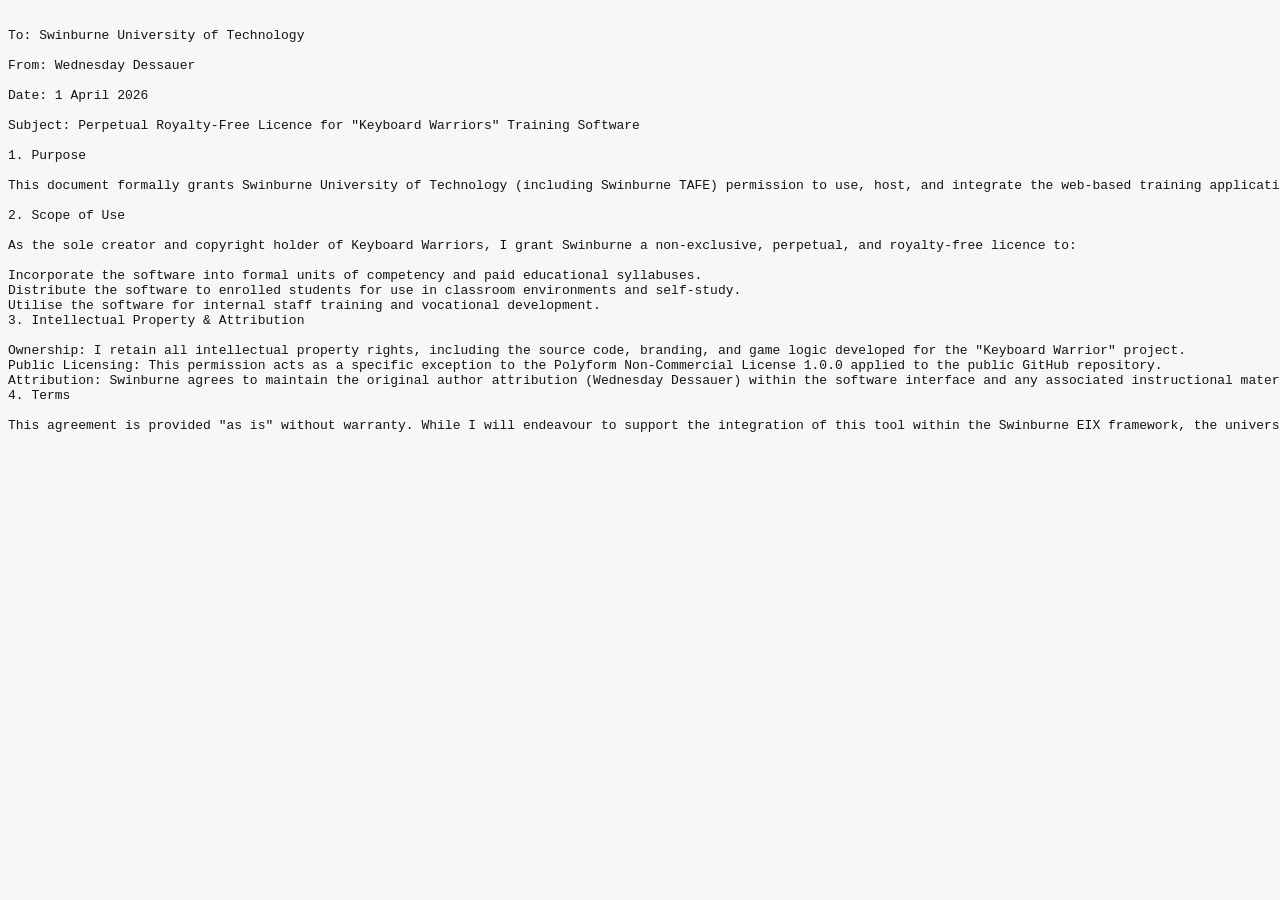
<file: pages/license_swinburne.html>
<!DOCTYPE HTML PUBLIC "-//W3C//DTD HTML 4.01 Transitional//EN"
		"http://www.w3.org/TR/html4/loose.dtd">
<html>
<head>
	<title>LICENSE.txt</title>
</head>
<body style="color: rgb(20, 20, 20); background-color: rgb(247, 247, 247)">
<pre><code>
<span style="color: rgb(20, 20, 20);">To:&nbsp;Swinburne&nbsp;University&nbsp;of&nbsp;Technology

From:&nbsp;Wednesday&nbsp;Dessauer

Date:&nbsp;1&nbsp;April&nbsp;2026

Subject:&nbsp;Perpetual&nbsp;Royalty-Free&nbsp;Licence&nbsp;for&nbsp;"Keyboard&nbsp;Warriors"&nbsp;Training&nbsp;Software

1.&nbsp;Purpose

This&nbsp;document&nbsp;formally&nbsp;grants&nbsp;Swinburne&nbsp;University&nbsp;of&nbsp;Technology&nbsp;(including&nbsp;Swinburne&nbsp;TAFE)&nbsp;permission&nbsp;to&nbsp;use,&nbsp;host,&nbsp;and&nbsp;integrate&nbsp;the&nbsp;web-based&nbsp;training&nbsp;application&nbsp;Keyboard&nbsp;Warriors&nbsp;into&nbsp;its&nbsp;educational&nbsp;programmes&nbsp;and&nbsp;Learning&nbsp;Management&nbsp;Systems&nbsp;(LMS),&nbsp;such&nbsp;as&nbsp;Canvas.

2.&nbsp;Scope&nbsp;of&nbsp;Use

As&nbsp;the&nbsp;sole&nbsp;creator&nbsp;and&nbsp;copyright&nbsp;holder&nbsp;of&nbsp;Keyboard&nbsp;Warriors,&nbsp;I&nbsp;grant&nbsp;Swinburne&nbsp;a&nbsp;non-exclusive,&nbsp;perpetual,&nbsp;and&nbsp;royalty-free&nbsp;licence&nbsp;to:

Incorporate&nbsp;the&nbsp;software&nbsp;into&nbsp;formal&nbsp;units&nbsp;of&nbsp;competency&nbsp;and&nbsp;paid&nbsp;educational&nbsp;syllabuses.
Distribute&nbsp;the&nbsp;software&nbsp;to&nbsp;enrolled&nbsp;students&nbsp;for&nbsp;use&nbsp;in&nbsp;classroom&nbsp;environments&nbsp;and&nbsp;self-study.
Utilise&nbsp;the&nbsp;software&nbsp;for&nbsp;internal&nbsp;staff&nbsp;training&nbsp;and&nbsp;vocational&nbsp;development.
3.&nbsp;Intellectual&nbsp;Property&nbsp;&amp;&nbsp;Attribution

Ownership:&nbsp;I&nbsp;retain&nbsp;all&nbsp;intellectual&nbsp;property&nbsp;rights,&nbsp;including&nbsp;the&nbsp;source&nbsp;code,&nbsp;branding,&nbsp;and&nbsp;game&nbsp;logic&nbsp;developed&nbsp;for&nbsp;the&nbsp;"Keyboard&nbsp;Warrior"&nbsp;project.
Public&nbsp;Licensing:&nbsp;This&nbsp;permission&nbsp;acts&nbsp;as&nbsp;a&nbsp;specific&nbsp;exception&nbsp;to&nbsp;the&nbsp;Polyform&nbsp;Non-Commercial&nbsp;License&nbsp;1.0.0&nbsp;applied&nbsp;to&nbsp;the&nbsp;public&nbsp;GitHub&nbsp;repository.
Attribution:&nbsp;Swinburne&nbsp;agrees&nbsp;to&nbsp;maintain&nbsp;the&nbsp;original&nbsp;author&nbsp;attribution&nbsp;(Wednesday&nbsp;Dessauer)&nbsp;within&nbsp;the&nbsp;software&nbsp;interface&nbsp;and&nbsp;any&nbsp;associated&nbsp;instructional&nbsp;materials.
4.&nbsp;Terms

This&nbsp;agreement&nbsp;is&nbsp;provided&nbsp;"as&nbsp;is"&nbsp;without&nbsp;warranty.&nbsp;While&nbsp;I&nbsp;will&nbsp;endeavour&nbsp;to&nbsp;support&nbsp;the&nbsp;integration&nbsp;of&nbsp;this&nbsp;tool&nbsp;within&nbsp;the&nbsp;Swinburne&nbsp;EIX&nbsp;framework,&nbsp;the&nbsp;university&nbsp;accepts&nbsp;responsibility&nbsp;for&nbsp;its&nbsp;deployment&nbsp;to&nbsp;students.
</span></code></pre></body>
</html>
</file>
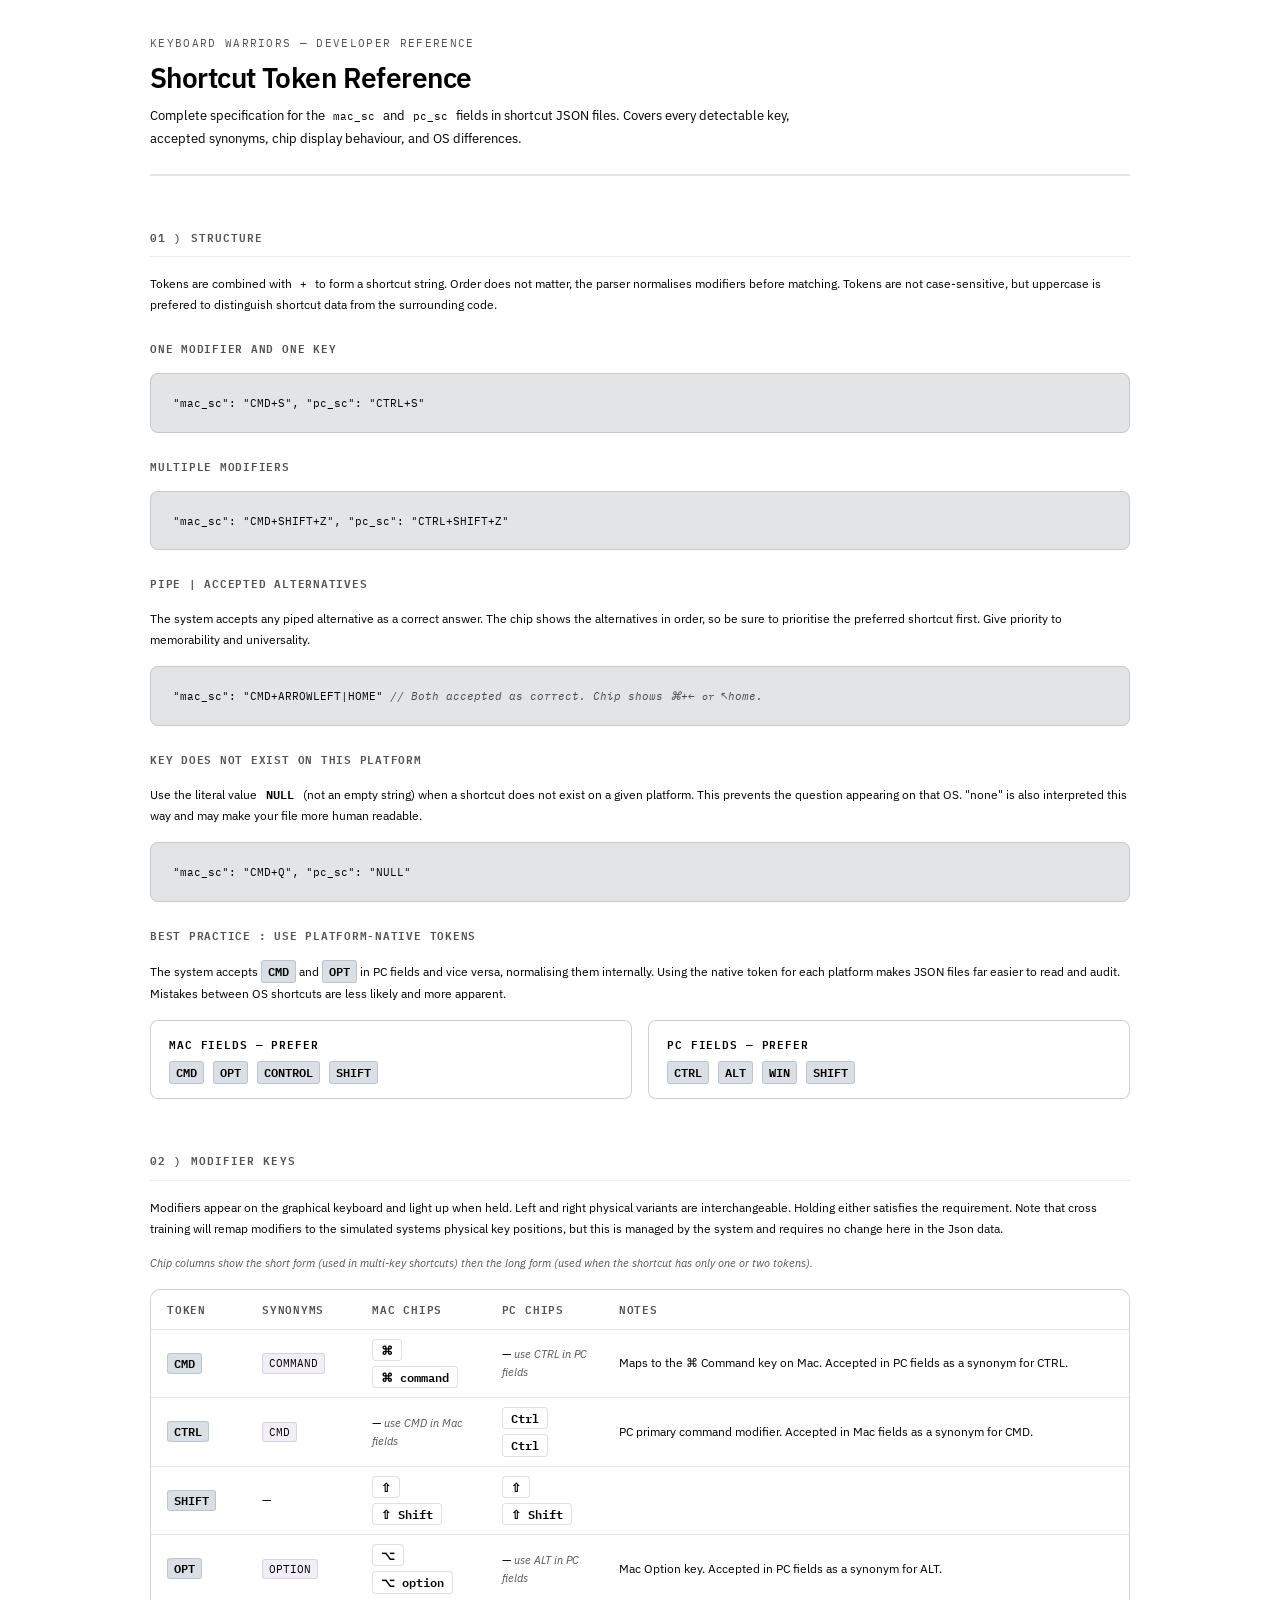
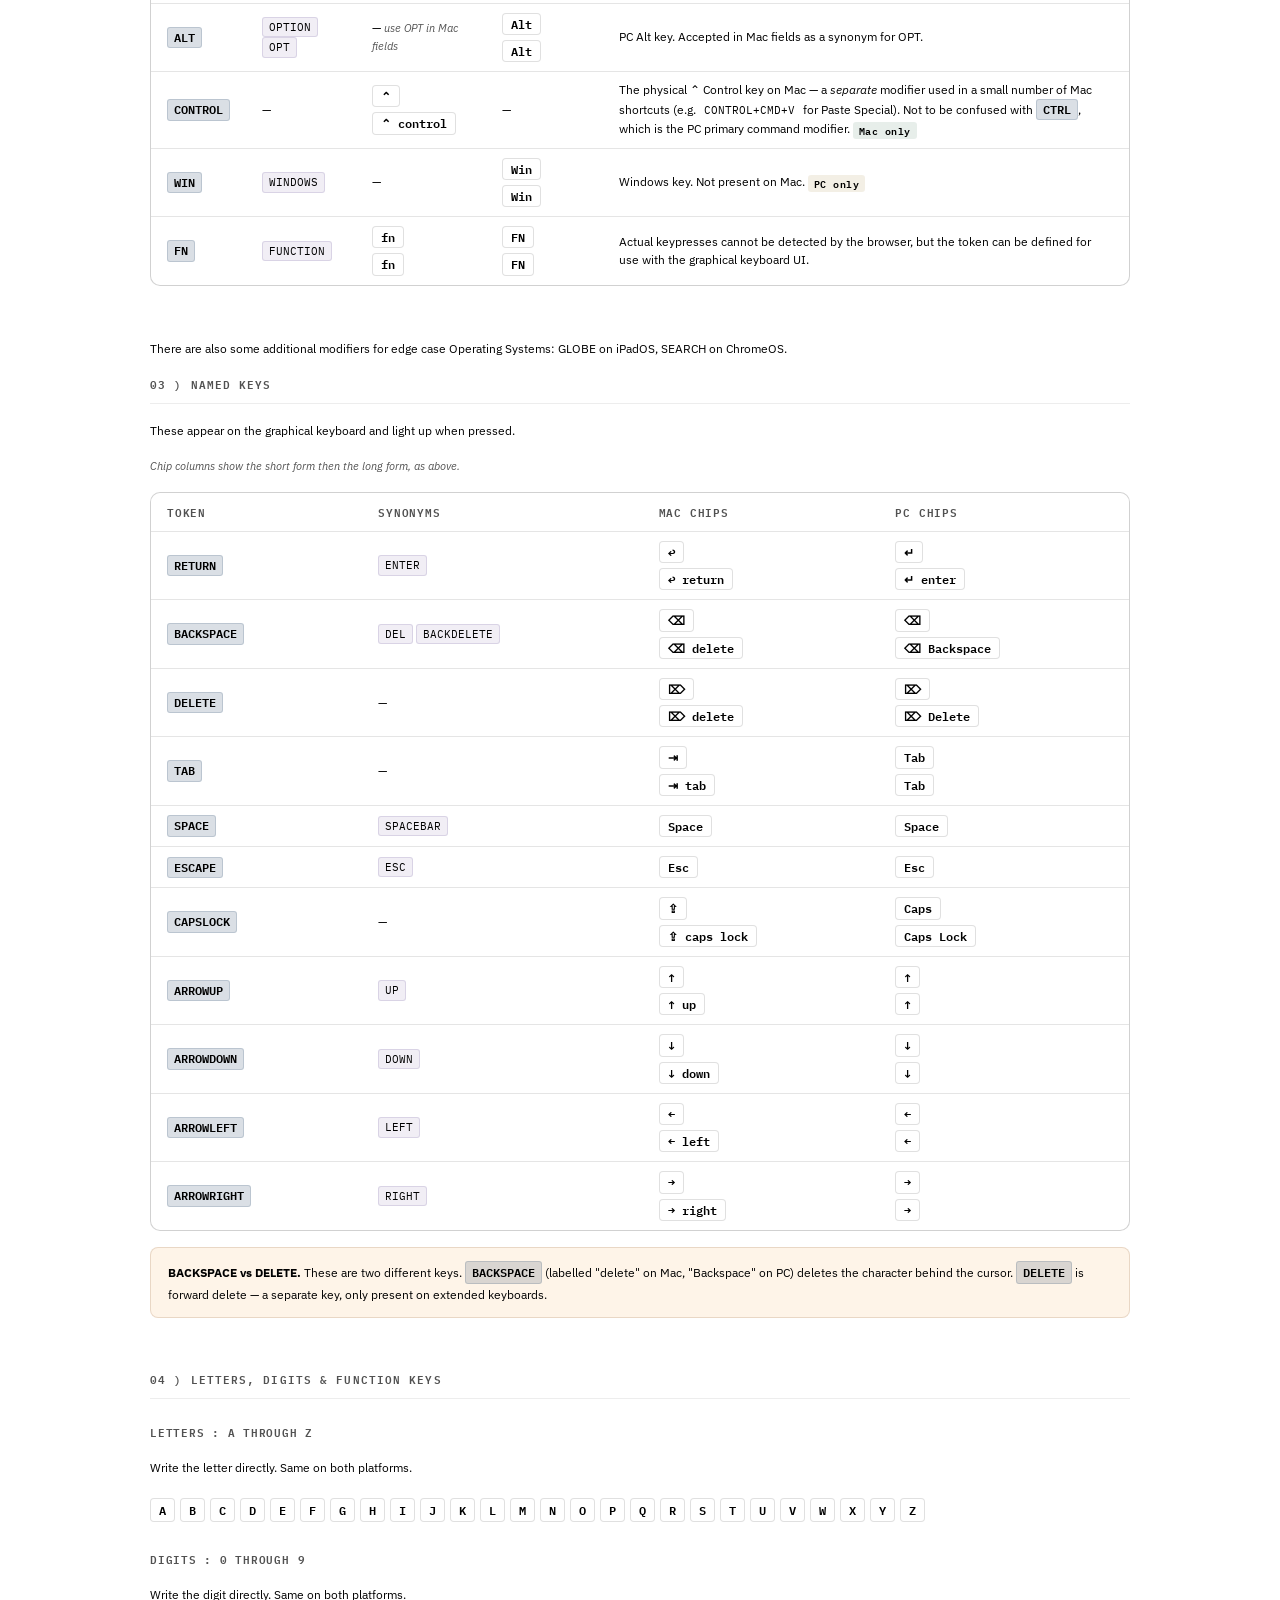
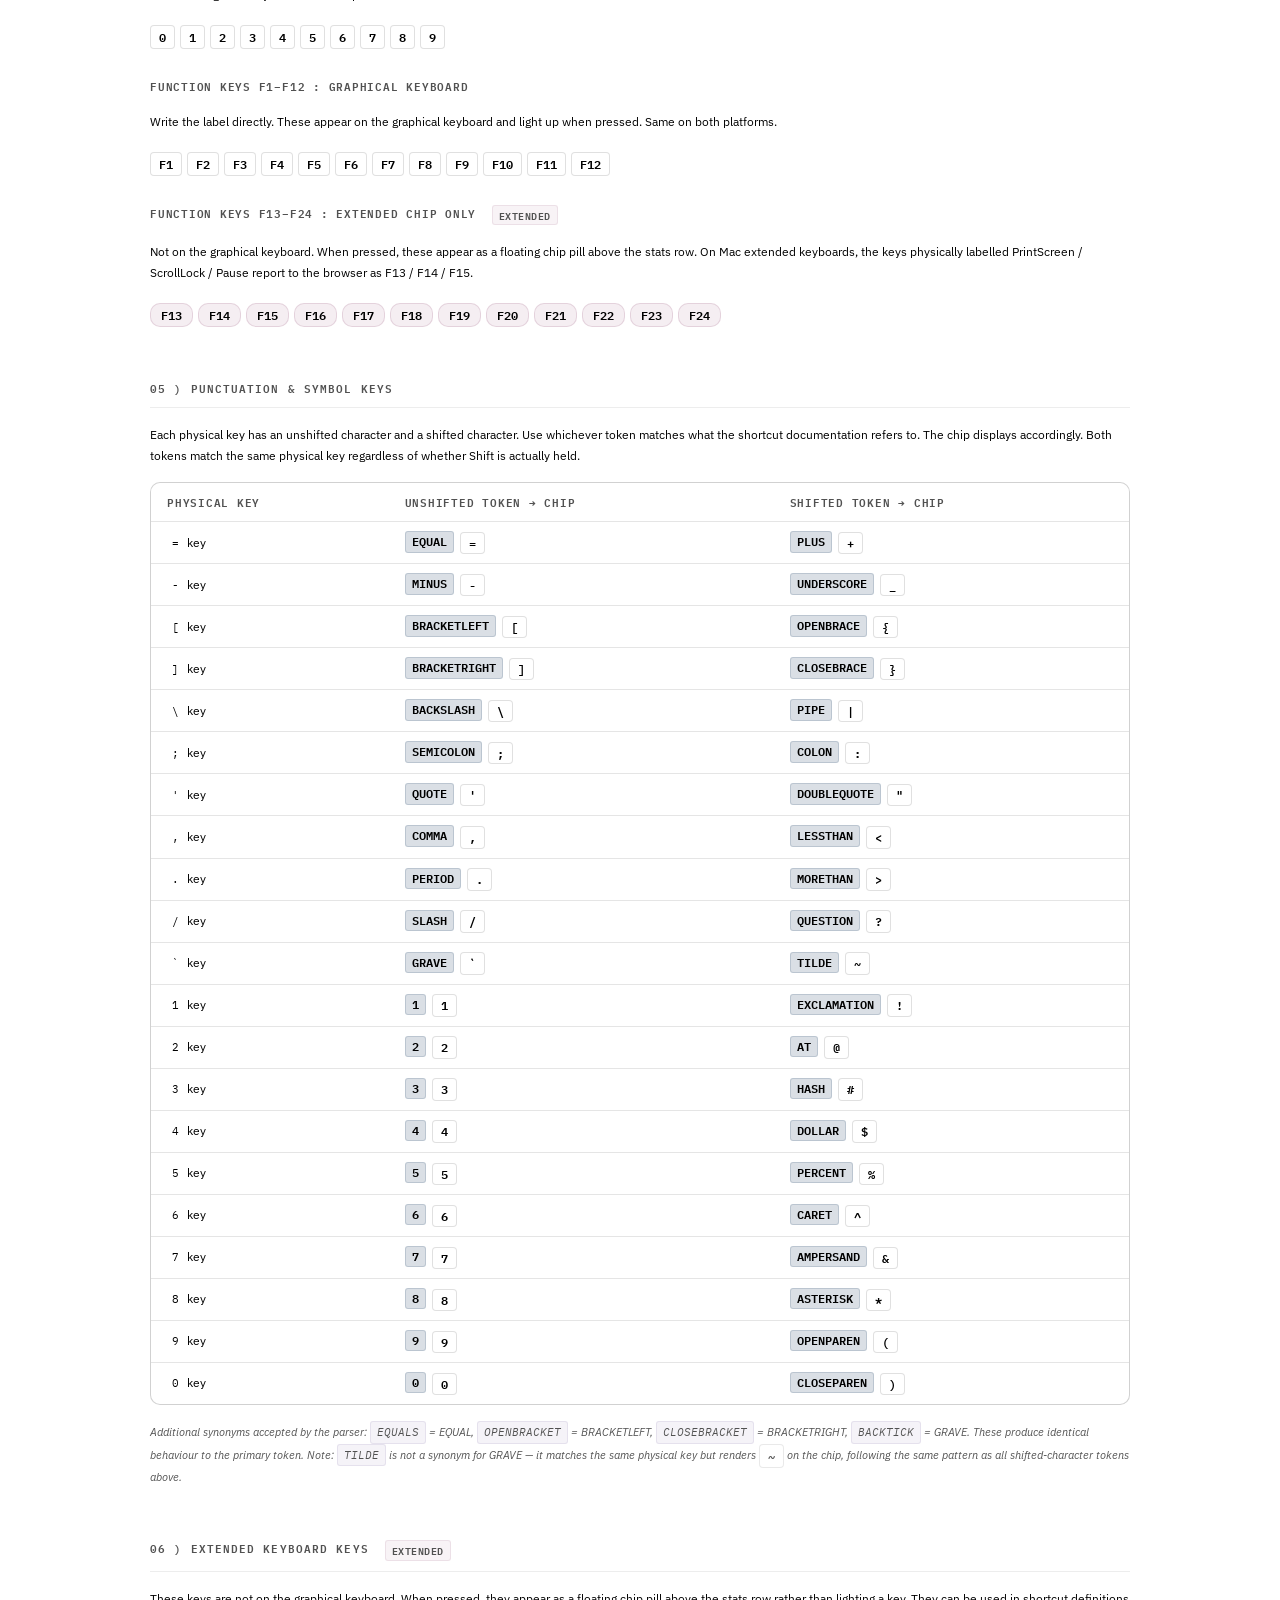
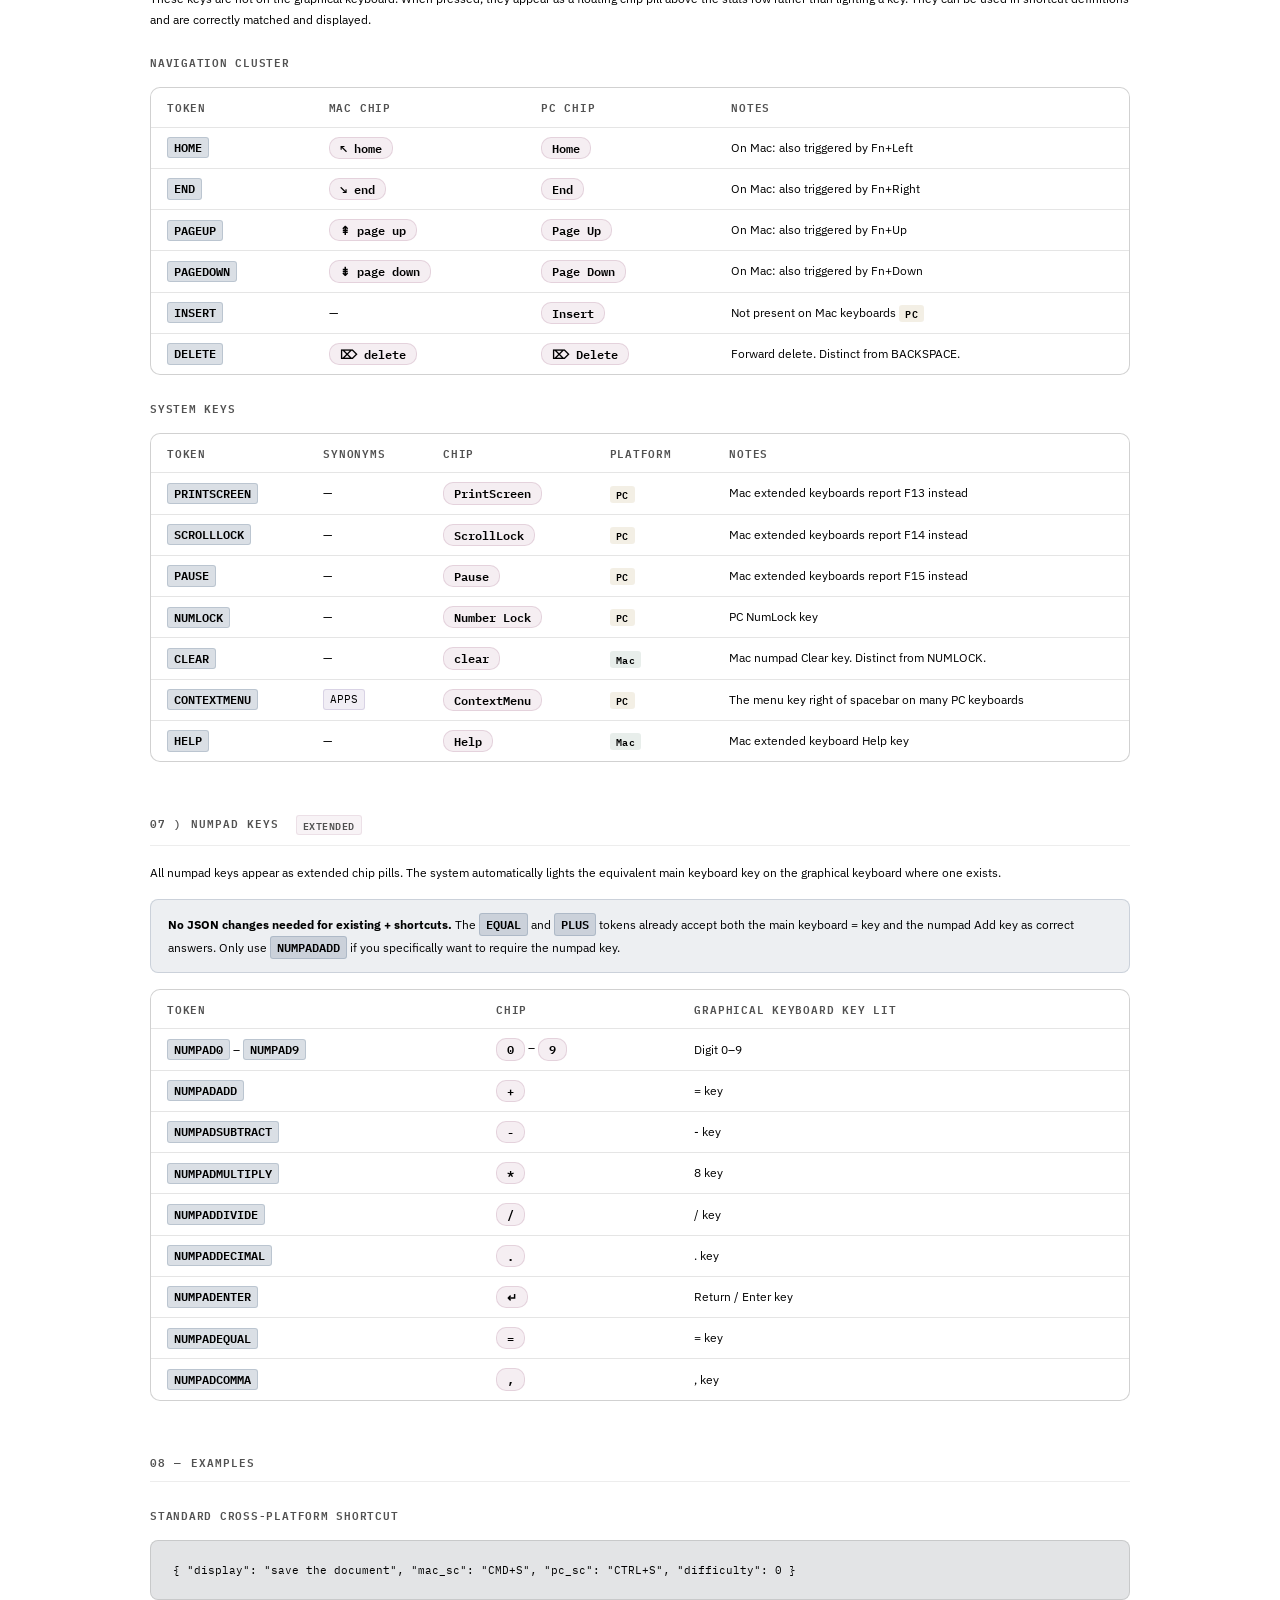
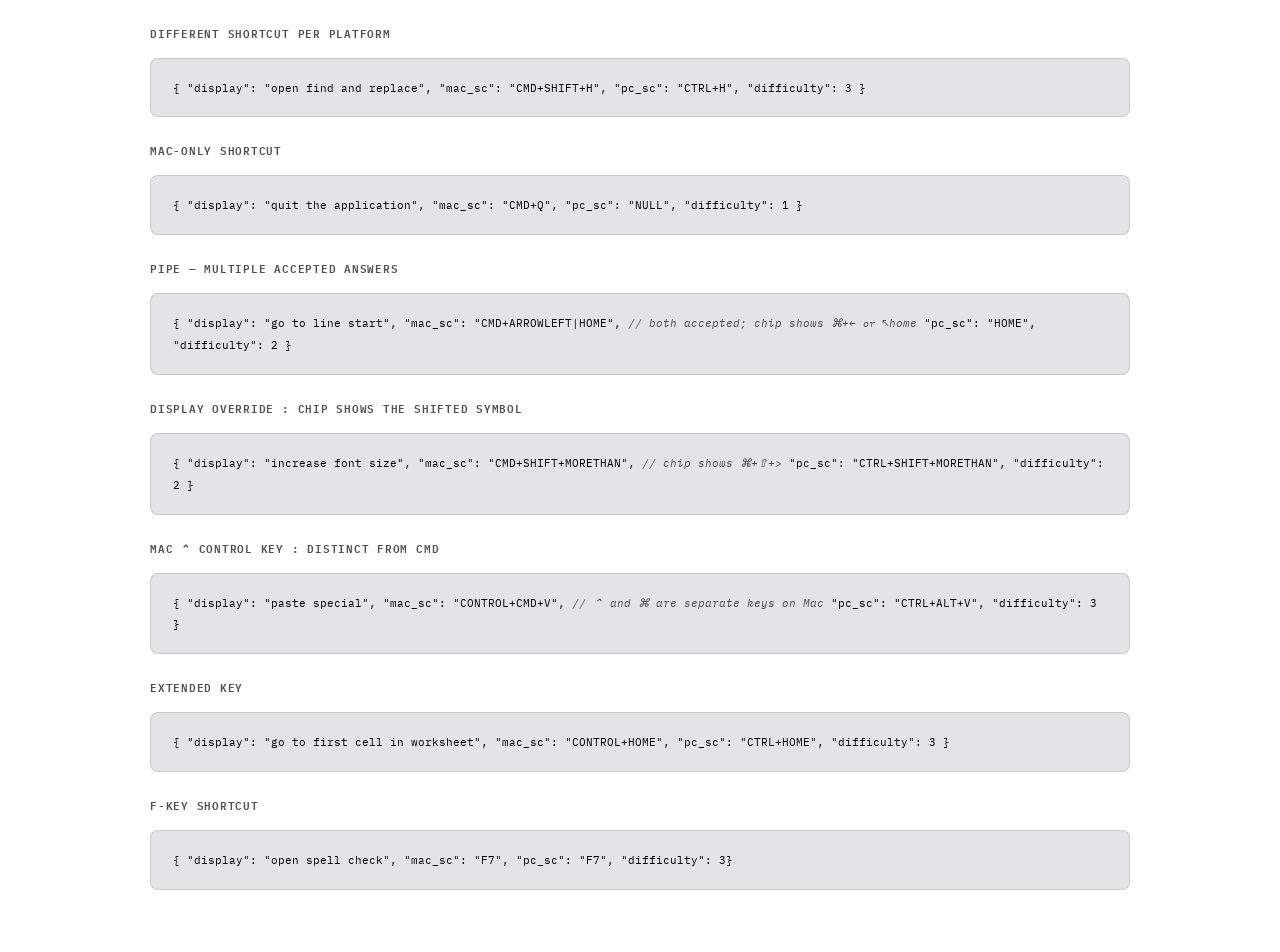
<file: pages/schema_defined.html>
<!DOCTYPE html>
<html lang="en">
<head>
<meta charset="UTF-8">
<meta name="viewport" content="width=device-width, initial-scale=1">
<title>Shortcut Token Reference — Keyboard Warriors</title>
<link rel="preconnect" href="https://fonts.googleapis.com">
<link href="https://fonts.googleapis.com/css2?family=IBM+Plex+Mono:ital,wght@0,400;0,600;1,400&family=IBM+Plex+Sans:ital,wght@0,400;0,500;0,600;1,400&display=swap" rel="stylesheet">
<style>

  *, *::before, *::after { box-sizing: border-box; margin: 0; padding: 0; }

  :root {
    --ink:          #1a1d23;
    --ink-mid:      #4a5060;
    --ink-soft:     #7a8090;
    --rule:         #e2e5ea;
    --rule-strong:  #c8cdd4;
    --surface:      #ffffff;
    --surface-2:    #f7f9fb;
    --accent:       #1e3a5f;
    --mac:          #1a5c38;
    --mac-bg:       #d4f0e0;
    --pc:           #5c4210;
    --pc-bg:        #fef0c0;
    --both-bg:      #eef2f7;
    --chip-bg:      #f0f2f5;
    --chip-border:  #c8cdd4;
    --chip-shadow:  #b8bdc4;
    --ext-bg:       #fdf0f8;
    --ext-border:   #e0b8d8;
    --ext-ink:      #7a2858;
    --syn-bg:       #f2f0ff;
    --syn-border:   #c8c0f0;
    --syn-ink:      #4a3080;
    --warn-bg:      #fff8f0;
    --warn-border:  #f0d090;
    --warn-ink:     #7a4010;
    --info-bg:      #eef4ff;
    --info-border:  #b8d0f0;
    --info-ink:     #1e3a5f;
    --mono:         'IBM Plex Mono', monospace;
    --sans:         'IBM Plex Sans', sans-serif;
  }

  html { font-size: 14px; }

  /* ── Scrollbar suppression ─────────────────────────────────────
     frameHost in index.html is the single intended scroll owner for
     every tab's content. If this document ever tries to grow its
     own scrollbar, whether from genuine overflow or a stray flash
     while webfonts load, that scrollbar should never actually
     paint. overflow:hidden stops the box scrolling at all, and the
     scrollbar-hiding rules back that up so even a scrollbar that
     briefly thinks it's needed has zero width and can't push layout
     sideways either. */
  html, body {
    overflow: hidden !important;
  }
  html {
    scrollbar-width: none;      /* Firefox */
    -ms-overflow-style: none;   /* older Edge/IE */
  }
  html::-webkit-scrollbar,
  body::-webkit-scrollbar {
    width: 0;
    height: 0;
    display: none;
  }

  body {
    font-family: var(--sans);
    color: var(--ink);
    line-height: 1.65;
    padding: 48px 32px 100px;
  }

  .page {
    max-width: 980px;
    margin: 0 auto;
    display: flex;
    flex-direction: column;
    gap: 52px;
  }

  /* ── Header ─────────────────────────────────────────────────── */
  .page-header {
    border-bottom: 2px solid var(--ink);
    padding-bottom: 24px;
  }
  .page-header .eyebrow {
    font-family: var(--mono);
    font-size: 11px;
    letter-spacing: 0.12em;
    text-transform: uppercase;
    color: var(--ink-soft);
    margin-bottom: 10px;
  }
  .page-header h1 {
    font-size: 2rem;
    font-weight: 600;
    letter-spacing: -0.02em;
    color: var(--accent);
    margin-bottom: 12px;
    line-height: 1.1;
  }
  .page-header p {
    font-size: 0.93rem;
    color: var(--ink-mid);
    max-width: 640px;
    line-height: 1.7;
  }

  /* ── Section ─────────────────────────────────────────────────── */
  section { display: flex; flex-direction: column; gap: 16px; }
  section > h2 {
    font-size: 11px;
    font-weight: 600;
    text-transform: uppercase;
    letter-spacing: 0.1em;
    color: var(--ink-soft);
    font-family: var(--mono);
    padding-bottom: 10px;
    border-bottom: 1px solid var(--rule);
  }
  section > h3 {
    font-size: 0.78rem;
    font-weight: 600;
    color: var(--ink-mid);
    text-transform: uppercase;
    letter-spacing: 0.07em;
    font-family: var(--mono);
    margin-top: 8px;
  }

  /* ── Callouts ────────────────────────────────────────────────── */
  .callout {
    border-radius: 8px;
    padding: 13px 17px;
    font-size: 0.875rem;
    line-height: 1.65;
  }
  .callout.warn  { background: var(--warn-bg);  border: 1px solid var(--warn-border);  color: var(--warn-ink); }
  .callout.info  { background: var(--info-bg);  border: 1px solid var(--info-border);  color: var(--info-ink); }
  .callout strong { color: var(--ink); }

  /* ── Code block ──────────────────────────────────────────────── */
  .code-block {
    background: #1a2030;
    color: #d8e0f0;
    border-radius: 8px;
    padding: 18px 22px;
    font-family: var(--mono);
    font-size: 0.82rem;
    line-height: 1.9;
    overflow-x: auto;
  }
  .code-block .c-key   { color: #80b8f8; }
  .code-block .c-val   { color: #90d890; }
  .code-block .c-note  { color: #999999; font-style: italic; }
  .code-block .c-null  { color: #a08080; }

  /* ── Tables ──────────────────────────────────────────────────── */
  .table-wrap {
    background: var(--surface);
    border: 1px solid var(--rule);
    border-radius: 10px;
    overflow: hidden;
  }
  table {
    width: 100%;
    border-collapse: collapse;
    font-size: 0.855rem;
  }
  thead tr {
    background: var(--surface-2);
    border-bottom: 1.5px solid var(--rule-strong);
  }
  th {
    text-align: left;
    padding: 10px 16px;
    font-size: 11px;
    font-weight: 600;
    font-family: var(--mono);
    color: var(--ink-soft);
    text-transform: uppercase;
    letter-spacing: 0.07em;
    white-space: nowrap;
  }
  td {
    padding: 9px 16px;
    border-bottom: 1px solid var(--rule);
    vertical-align: middle;
    color: var(--ink-mid);
    line-height: 1.5;
  }
  tr:last-child td { border-bottom: none; }
  tr:hover td { background: var(--surface-2); }

  /* ── Token pill ──────────────────────────────────────────────── */
  .tok {
    display: inline-block;
    font-family: var(--mono);
    font-size: 11.5px;
    font-weight: 600;
    background: var(--accent);
    color: #fff;
    border-radius: 3px;
    padding: 1px 6px;
    white-space: nowrap;
  }
  .tok.mac  { background: var(--mac); }
  .tok.pc   { background: #8b6000; }

  /* ── Synonym pill ────────────────────────────────────────────── */
  .syn {
    display: inline-block;
    font-family: var(--mono);
    font-size: 11px;
    background: var(--syn-bg);
    color: var(--syn-ink);
    border: 1px solid var(--syn-border);
    border-radius: 3px;
    padding: 1px 6px;
    white-space: nowrap;
  }

  /* ── OS badge ────────────────────────────────────────────────── */
  .badge {
    display: inline-block;
    font-size: 10px;
    font-weight: 600;
    font-family: var(--mono);
    letter-spacing: 0.05em;
    border-radius: 3px;
    padding: 1px 6px;
    vertical-align: middle;
    white-space: nowrap;
  }
  .badge.mac  { background: var(--mac-bg);  color: var(--mac); }
  .badge.pc   { background: var(--pc-bg);   color: var(--pc); }
  .badge.both { background: var(--both-bg); color: var(--accent); }
  .badge.ext  { background: var(--ext-bg);  color: var(--ext-ink); border: 1px solid var(--ext-border); }

  /* ── Keyboard chip ───────────────────────────────────────────── */
  .chip {
    display: inline-flex;
    align-items: center;
    justify-content: center;
    font-family: var(--mono);
    font-size: 11.5px;
    font-weight: 600;
    color: #1e3a5f;
    background: var(--chip-bg);
    border: 1px solid var(--chip-border);
    border-radius: 4px;
    padding: 2px 8px 1px;
    box-shadow: 0 1.5px 0 var(--chip-shadow);
    white-space: nowrap;
    vertical-align: middle;
  }

  /* ── Extended chip pill ──────────────────────────────────────── */
  .chip-ext {
    display: inline-flex;
    align-items: center;
    justify-content: center;
    font-family: var(--mono);
    font-size: 11.5px;
    font-weight: 600;
    color: var(--ext-ink);
    background: var(--ext-bg);
    border: 1px solid var(--ext-border);
    border-radius: 10px;
    padding: 2px 10px 1px;
    white-space: nowrap;
    vertical-align: middle;
  }

  /* ── Chip pair (short + long form) ──────────────────────────── */
  .chip-pair {
    display: flex;
    flex-direction: column;
    gap: 5px;
  }

  /* ── Two-col layout ──────────────────────────────────────────── */
  .two-col {
    display: grid;
    grid-template-columns: 1fr 1fr;
    gap: 24px;
  }

  /* ── Prose paragraph ─────────────────────────────────────────── */
  p {
    font-size: 0.88rem;
    color: var(--ink-mid);
    line-height: 1.7;
  }

  /* ── Best practice block ─────────────────────────────────────── */
  .bp-row {
    display: flex;
    gap: 16px;
  }
  .bp-col {
    flex: 1;
    background: var(--surface);
    border: 1px solid var(--rule);
    border-radius: 8px;
    padding: 14px 18px;
    display: flex;
    flex-direction: column;
    gap: 8px;
  }
  .bp-col h4 {
    font-family: var(--mono);
    font-size: 11px;
    font-weight: 600;
    text-transform: uppercase;
    letter-spacing: 0.08em;
  }
  .bp-col.mac h4 { color: var(--mac); }
  .bp-col.pc  h4 { color: var(--pc); }

  /* ── Null value ──────────────────────────────────────────────── */
  .null-val {
    font-family: var(--mono);
    font-size: 11.5px;
    font-weight: 600;
    color: #888;
    background: #eeeeee;
    border-radius: 3px;
    padding: 1px 6px;
  }

  /* ── Note text ───────────────────────────────────────────────── */
  .note {
    font-size: 0.8rem;
    color: var(--ink-soft);
    font-style: italic;
  }

  /* ── Inline code ─────────────────────────────────────────────── */
  code {
    font-family: var(--mono);
    font-size: 0.88em;
    background: var(--both-bg);
    padding: 1px 5px;
    border-radius: 3px;
  }



  /* Folder UI skin overrides: subtle printed-on-folder treatment */
  :root {
    --ink: currentColor;
    --ink-mid: currentColor;
    --ink-soft: currentColor;
    --rule: rgba(0,0,0,.10);
    --rule-strong: rgba(0,0,0,.14);
    --surface: rgba(255,255,255,.05);
    --surface-2: rgba(255,255,255,.08);
    --both-bg: rgba(255,255,255,.08);
    --chip-bg: rgba(255,255,255,.12);
    --chip-border: rgba(0,0,0,.12);
    --chip-shadow: transparent;
    --mac: currentColor;
    --pc: currentColor;
    --accent: currentColor;
    --ext-ink: currentColor;
    --syn-ink: currentColor;
    --warn-ink: currentColor;
    --info-ink: currentColor;
  }

  html,
  body {
    background: transparent;
  }

  body {
    color: inherit;
    padding: 34px 30px 84px;
  }

  .page-header h1,
  .page-header p,
  .page-header .eyebrow,
  section > h2,
  section > h3,
  p,
  th,
  td,
  .callout,
  .callout strong,
  .tok,
  .syn,
  .badge,
  .chip,
  .chip-ext,
  .null-val,
  .note,
  code,
  .bp-col h4,
  .code-block,
  .code-block .c-key,
  .code-block .c-val,
  .code-block .c-note,
  .code-block .c-null {
    color: inherit;
  }

  .page-header .eyebrow,
  section > h2,
  section > h3,
  th,
  .note,
  .code-block .c-note {
    opacity: .68;
  }

  .page-header,
  section > h2,
  td,
  thead tr {
    border-color: rgba(0,0,0,.10);
  }

  .table-wrap,
  .bp-col {
    background: rgba(255,255,255,.18);
    background: color-mix(in srgb, white 18%, transparent);
    border-color: rgba(0,0,0,.16);
    border-color: color-mix(in srgb, currentColor 18%, transparent);
  }

  thead tr,
  tr:hover td {
    background: rgba(255,255,255,.22);
    background: color-mix(in srgb, white 22%, transparent);
  }

  .callout.warn {
    background: rgba(240,144,32,.10);
    border-color: rgba(122,64,16,.16);
  }

  .callout.info {
    background: rgba(30,58,95,.08);
    border-color: rgba(30,58,95,.16);
  }

  .code-block {
    background: rgba(26,32,48,.12);
    border: 1px solid rgba(0,0,0,.12);
  }

  .tok,
  .tok.mac,
  .tok.pc {
    background: rgba(30,58,95,.16);
    border: 1px solid rgba(30,58,95,.16);
  }

  .syn {
    background: rgba(74,48,128,.08);
    border-color: rgba(74,48,128,.14);
  }

  .badge.mac { background: rgba(26,92,56,.10); }
  .badge.pc { background: rgba(139,96,0,.10); }
  .badge.both { background: rgba(30,58,95,.08); }
  .badge.ext { background: rgba(122,40,88,.08); border-color: rgba(122,40,88,.14); }

  .chip {
    background: rgba(255,255,255,.12);
    border-color: rgba(0,0,0,.12);
    box-shadow: none;
  }

  .chip-ext {
    background: rgba(122,40,88,.08);
    border-color: rgba(122,40,88,.14);
  }

  .null-val,
  code {
    background: rgba(255,255,255,.08);
  }

</style>
</head>
<body>
<div class="page">

  <!-- ══ HEADER ══════════════════════════════════════════════════ -->
  <header class="page-header">
    <p class="eyebrow">Keyboard Warriors — Developer Reference</p>
    <h1>Shortcut Token Reference</h1>
    <p>
      Complete specification for the <code>mac_sc</code> and <code>pc_sc</code> fields
      in shortcut JSON files. Covers every detectable key, accepted synonyms,
      chip display behaviour, and OS differences.
    </p>
  </header>


  <!-- ══ STRUCTURE ════════════════════════════════════════════════ -->
  <section>
    <h2>01 ) Structure</h2>

    <p>Tokens are combined with <code>+</code> to form a shortcut string. Order does not matter, the parser normalises modifiers before matching. Tokens are not case-sensitive, but uppercase is prefered to distinguish shortcut data from the surrounding code.</p>

    <h3>One modifier and one key</h3>
    <div class="code-block"><span class="c-key">"mac_sc"</span>: <span class="c-val">"CMD+S"</span>,
<span class="c-key">"pc_sc"</span>:  <span class="c-val">"CTRL+S"</span></div>

    <h3>Multiple modifiers</h3>
    <div class="code-block"><span class="c-key">"mac_sc"</span>: <span class="c-val">"CMD+SHIFT+Z"</span>,
<span class="c-key">"pc_sc"</span>:  <span class="c-val">"CTRL+SHIFT+Z"</span></div>

    <h3>Pipe | accepted alternatives</h3>
    <p>The system accepts any piped alternative as a correct answer. The chip shows  the alternatives in order, so be sure to prioritise the preferred shortcut first. Give priority to memorability and universality.</p>
    <div class="code-block"><span class="c-key">"mac_sc"</span>: <span class="c-val">"CMD+ARROWLEFT|HOME"</span>
<span class="c-note">// Both accepted as correct. Chip shows ⌘+← <small>or</small> ↖home.</span></div>

    <h3>Key does not exist on this platform</h3>
    <p>Use the literal value <span class="null-val">NULL</span> (not an empty string) when a shortcut does not exist on a given platform. This prevents the question appearing on that OS. &quot;none&quot; is also interpreted this way and may make your file more human readable.</p>
    <div class="code-block"><span class="c-key">"mac_sc"</span>: <span class="c-val">"CMD+Q"</span>,
<span class="c-key">"pc_sc"</span>:  <span class="c-null">"NULL"</span></div>

    <h3>Best practice : use platform-native tokens</h3>
    <p>The system accepts <span class="tok">CMD</span> and <span class="tok">OPT</span> in PC fields and vice versa, normalising them internally. Using the native token for each platform makes JSON files far easier to read and audit. Mistakes between OS shortcuts are less likely and more apparent.</p>

    <div class="bp-row">
      <div class="bp-col mac">
        <h4>Mac fields — prefer</h4>
        <div><span class="tok">CMD</span> &nbsp; <span class="tok">OPT</span> &nbsp; <span class="tok">CONTROL</span> &nbsp; <span class="tok">SHIFT</span></div>
      </div>
      <div class="bp-col pc">
        <h4>PC fields — prefer</h4>
        <div><span class="tok">CTRL</span> &nbsp; <span class="tok">ALT</span> &nbsp; <span class="tok">WIN</span> &nbsp; <span class="tok">SHIFT</span></div>
      </div>
    </div>
  </section>


  <!-- ══ MODIFIERS ════════════════════════════════════════════════ -->
  <section>
    <h2>02 ) Modifier Keys</h2>
    <p>Modifiers appear on the graphical keyboard and light up when held. Left and right physical variants are interchangeable. Holding either satisfies the requirement. Note that cross training will remap modifiers to the simulated systems physical key positions, but this is managed by the system and requires no change here in the Json data.</p>
    <p class="note">Chip columns show the short form (used in multi-key shortcuts) then the long form (used when the shortcut has only one or two tokens).</p>

    <div class="table-wrap">
      <table>
        <thead>
          <tr>
            <th>Token</th>
            <th>Synonyms</th>
            <th>Mac chips</th>
            <th>PC chips</th>
            <th>Notes</th>
          </tr>
        </thead>
        <tbody>
          <tr>
            <td><span class="tok">CMD</span></td>
            <td><span class="syn">COMMAND</span></td>
            <td>
              <div class="chip-pair">
                <div><span class="chip">⌘</span></div>
                <div><span class="chip">⌘ command</span></div>
              </div>
            </td>
            <td>— <span class="note">use CTRL in PC fields</span></td>
            <td>Maps to the ⌘ Command key on Mac. Accepted in PC fields as a synonym for CTRL.</td>
          </tr>
          <tr>
            <td><span class="tok">CTRL</span></td>
            <td><span class="syn">CMD</span></td>
            <td>— <span class="note">use CMD in Mac fields</span></td>
            <td>
              <div class="chip-pair">
                <div><span class="chip">Ctrl</span></div>
                <div><span class="chip">Ctrl</span></div>
              </div>
            </td>
            <td>PC primary command modifier. Accepted in Mac fields as a synonym for CMD.</td>
          </tr>
          <tr>
            <td><span class="tok">SHIFT</span></td>
            <td>—</td>
            <td>
              <div class="chip-pair">
                <div><span class="chip">⇧</span></div>
                <div><span class="chip">⇧ Shift</span></div>
              </div>
            </td>
            <td>
              <div class="chip-pair">
                <div><span class="chip">⇧</span></div>
                <div><span class="chip">⇧ Shift</span></div>
              </div>
            </td>
            <td></td>
          </tr>
          <tr>
            <td><span class="tok">OPT</span></td>
            <td><span class="syn">OPTION</span></td>
            <td>
              <div class="chip-pair">
                <div><span class="chip">⌥</span></div>
                <div><span class="chip">⌥ option</span></div>
              </div>
            </td>
            <td>— <span class="note">use ALT in PC fields</span></td>
            <td>Mac Option key. Accepted in PC fields as a synonym for ALT.</td>
          </tr>
          <tr>
            <td><span class="tok">ALT</span></td>
            <td><span class="syn">OPTION</span> <span class="syn">OPT</span></td>
            <td>— <span class="note">use OPT in Mac fields</span></td>
            <td>
              <div class="chip-pair">
                <div><span class="chip">Alt</span></div>
                <div><span class="chip">Alt</span></div>
              </div>
            </td>
            <td>PC Alt key. Accepted in Mac fields as a synonym for OPT.</td>
          </tr>
          <tr>
            <td><span class="tok mac">CONTROL</span></td>
            <td>—</td>
            <td>
              <div class="chip-pair">
                <div><span class="chip">⌃</span></div>
                <div><span class="chip">⌃ control</span></div>
              </div>
            </td>
            <td>—</td>
            <td>The physical ⌃ Control key on Mac — a <em>separate</em> modifier used in a small number of Mac shortcuts (e.g. <code>CONTROL+CMD+V</code> for Paste Special). Not to be confused with <span class="tok">CTRL</span>, which is the PC primary command modifier. <span class="badge mac">Mac only</span></td>
          </tr>
          <tr>
            <td><span class="tok pc">WIN</span></td>
            <td><span class="syn">WINDOWS</span></td>
            <td>—</td>
            <td>
              <div class="chip-pair">
                <div><span class="chip">Win</span></div>
                <div><span class="chip">Win</span></div>
              </div>
            </td>
            <td>Windows key. Not present on Mac. <span class="badge pc">PC only</span></td>
          </tr>
          <tr>
            <td><span class="tok">FN</span></td>
            <td><span class="syn">FUNCTION</span></td>
            <td>
              <div class="chip-pair">
                <div><span class="chip">fn</span></div>
                <div><span class="chip">fn</span></div>
              </div>
            </td>
            <td>
              <div class="chip-pair">
                <div><span class="chip">FN</span></div>
                <div><span class="chip">FN</span></div>
              </div>
            </td>
            <td>Actual keypresses cannot be detected by the browser, but the token can be defined for use with the graphical keyboard UI.</td>
          </tr>
        </tbody>
      </table>
    </div>
  </section>


  <!-- ══ NAMED KEYS ═══════════════════════════════════════════════ -->
  <section>
    <p>There are also some additional modifiers for edge case Operating Systems: GLOBE on iPadOS, SEARCH on ChromeOS.</p>
    <h2>03 ) Named Keys</h2>
    <p>These appear on the graphical keyboard and light up when pressed.</p>
    <p class="note">Chip columns show the short form then the long form, as above.</p>

    <div class="table-wrap">
      <table>
        <thead>
          <tr>
            <th>Token</th>
            <th>Synonyms</th>
            <th>Mac chips</th>
            <th>PC chips</th>
          </tr>
        </thead>
        <tbody>
          <tr>
            <td><span class="tok">RETURN</span></td>
            <td><span class="syn">ENTER</span></td>
            <td>
              <div class="chip-pair">
                <div><span class="chip">↩</span></div>
                <div><span class="chip">↩ return</span></div>
              </div>
            </td>
            <td>
              <div class="chip-pair">
                <div><span class="chip">↵</span></div>
                <div><span class="chip">↵ enter</span></div>
              </div>
            </td>
          </tr>
          <tr>
            <td><span class="tok">BACKSPACE</span></td>
            <td><span class="syn">DEL</span> <span class="syn">BACKDELETE</span></td>
            <td>
              <div class="chip-pair">
                <div><span class="chip">⌫</span></div>
                <div><span class="chip">⌫ delete</span></div>
              </div>
            </td>
            <td>
              <div class="chip-pair">
                <div><span class="chip">⌫</span></div>
                <div><span class="chip">⌫ Backspace</span></div>
              </div>
            </td>
          </tr>
          <tr>
            <td><span class="tok">DELETE</span></td>
            <td>—</td>
            <td>
              <div class="chip-pair">
                <div><span class="chip">⌦</span></div>
                <div><span class="chip">⌦ delete</span></div>
              </div>
            </td>
            <td>
              <div class="chip-pair">
                <div><span class="chip">⌦</span></div>
                <div><span class="chip">⌦ Delete</span></div>
              </div>
            </td>
          </tr>
          <tr>
            <td><span class="tok">TAB</span></td>
            <td>—</td>
            <td>
              <div class="chip-pair">
                <div><span class="chip">⇥</span></div>
                <div><span class="chip">⇥ tab</span></div>
              </div>
            </td>
            <td>
              <div class="chip-pair">
                <div><span class="chip">Tab</span></div>
                <div><span class="chip">Tab</span></div>
              </div>
            </td>
          </tr>
          <tr>
            <td><span class="tok">SPACE</span></td>
            <td><span class="syn">SPACEBAR</span></td>
            <td><span class="chip">Space</span></td>
            <td><span class="chip">Space</span></td>
          </tr>
          <tr>
            <td><span class="tok">ESCAPE</span></td>
            <td><span class="syn">ESC</span></td>
            <td><span class="chip">Esc</span></td>
            <td><span class="chip">Esc</span></td>
          </tr>
          <tr>
            <td><span class="tok">CAPSLOCK</span></td>
            <td>—</td>
            <td>
              <div class="chip-pair">
                <div><span class="chip">⇪</span></div>
                <div><span class="chip">⇪ caps lock</span></div>
              </div>
            </td>
            <td>
              <div class="chip-pair">
                <div><span class="chip">Caps</span></div>
                <div><span class="chip">Caps Lock</span></div>
              </div>
            </td>
          </tr>
          <tr>
            <td><span class="tok">ARROWUP</span></td>
            <td><span class="syn">UP</span></td>
            <td>
              <div class="chip-pair">
                <div><span class="chip">↑</span></div>
                <div><span class="chip">↑ up</span></div>
              </div>
            </td>
            <td>
              <div class="chip-pair">
                <div><span class="chip">↑</span></div>
                <div><span class="chip">↑</span></div>
              </div>
            </td>
          </tr>
          <tr>
            <td><span class="tok">ARROWDOWN</span></td>
            <td><span class="syn">DOWN</span></td>
            <td>
              <div class="chip-pair">
                <div><span class="chip">↓</span></div>
                <div><span class="chip">↓ down</span></div>
              </div>
            </td>
            <td>
              <div class="chip-pair">
                <div><span class="chip">↓</span></div>
                <div><span class="chip">↓</span></div>
              </div>
            </td>
          </tr>
          <tr>
            <td><span class="tok">ARROWLEFT</span></td>
            <td><span class="syn">LEFT</span></td>
            <td>
              <div class="chip-pair">
                <div><span class="chip">←</span></div>
                <div><span class="chip">← left</span></div>
              </div>
            </td>
            <td>
              <div class="chip-pair">
                <div><span class="chip">←</span></div>
                <div><span class="chip">←</span></div>
              </div>
            </td>
          </tr>
          <tr>
            <td><span class="tok">ARROWRIGHT</span></td>
            <td><span class="syn">RIGHT</span></td>
            <td>
              <div class="chip-pair">
                <div><span class="chip">→</span></div>
                <div><span class="chip">→ right</span></div>
              </div>
            </td>
            <td>
              <div class="chip-pair">
                <div><span class="chip">→</span></div>
                <div><span class="chip">→</span></div>
              </div>
            </td>
          </tr>
        </tbody>
      </table>
    </div>

    <div class="callout warn">
      <strong>BACKSPACE vs DELETE.</strong> These are two different keys. <span class="tok">BACKSPACE</span> (labelled "delete" on Mac, "Backspace" on PC) deletes the character behind the cursor. <span class="tok">DELETE</span> is forward delete — a separate key, only present on extended keyboards.
    </div>
  </section>


  <!-- ══ LETTERS, DIGITS, FUNCTION KEYS ══════════════════════════ -->
  <section>
    <h2>04 ) Letters, Digits &amp; Function Keys</h2>

    <h3>Letters : A through Z</h3>
    <p>Write the letter directly. Same on both platforms.</p>
    <div style="display:flex;flex-wrap:wrap;gap:5px;padding:4px 0 4px;">
      <span class="chip">A</span><span class="chip">B</span><span class="chip">C</span><span class="chip">D</span><span class="chip">E</span><span class="chip">F</span><span class="chip">G</span><span class="chip">H</span><span class="chip">I</span><span class="chip">J</span><span class="chip">K</span><span class="chip">L</span><span class="chip">M</span><span class="chip">N</span><span class="chip">O</span><span class="chip">P</span><span class="chip">Q</span><span class="chip">R</span><span class="chip">S</span><span class="chip">T</span><span class="chip">U</span><span class="chip">V</span><span class="chip">W</span><span class="chip">X</span><span class="chip">Y</span><span class="chip">Z</span>
    </div>

    <h3>Digits : 0 through 9</h3>
    <p>Write the digit directly. Same on both platforms.</p>
    <div style="display:flex;flex-wrap:wrap;gap:5px;padding:4px 0 4px;">
      <span class="chip">0</span><span class="chip">1</span><span class="chip">2</span><span class="chip">3</span><span class="chip">4</span><span class="chip">5</span><span class="chip">6</span><span class="chip">7</span><span class="chip">8</span><span class="chip">9</span>
    </div>

    <h3>Function keys F1–F12 : graphical keyboard</h3>
    <p>Write the label directly. These appear on the graphical keyboard and light up when pressed. Same on both platforms.</p>
    <div style="display:flex;flex-wrap:wrap;gap:5px;padding:4px 0 4px;">
      <span class="chip">F1</span><span class="chip">F2</span><span class="chip">F3</span><span class="chip">F4</span><span class="chip">F5</span><span class="chip">F6</span><span class="chip">F7</span><span class="chip">F8</span><span class="chip">F9</span><span class="chip">F10</span><span class="chip">F11</span><span class="chip">F12</span>
    </div>

    <h3>Function keys F13–F24 : extended chip only &nbsp;<span class="badge ext">Extended</span></h3>
    <p>Not on the graphical keyboard. When pressed, these appear as a floating chip pill above the stats row. On Mac extended keyboards, the keys physically labelled PrintScreen / ScrollLock / Pause report to the browser as F13 / F14 / F15.</p>
    <div style="display:flex;flex-wrap:wrap;gap:5px;padding:4px 0 0;">
      <span class="chip-ext">F13</span><span class="chip-ext">F14</span><span class="chip-ext">F15</span><span class="chip-ext">F16</span><span class="chip-ext">F17</span><span class="chip-ext">F18</span><span class="chip-ext">F19</span><span class="chip-ext">F20</span><span class="chip-ext">F21</span><span class="chip-ext">F22</span><span class="chip-ext">F23</span><span class="chip-ext">F24</span>
    </div>
  </section>


  <!-- ══ PUNCTUATION ══════════════════════════════════════════════ -->
  <section>
    <h2>05 ) Punctuation &amp; Symbol Keys</h2>
    <p>
      Each physical key has an unshifted character and a shifted character. Use whichever token matches what the shortcut documentation refers to. The chip displays accordingly. Both tokens match the same physical key regardless of whether Shift is actually held.
    </p>

    <div class="table-wrap">
      <table>
        <thead>
          <tr>
            <th>Physical key</th>
            <th>Unshifted token → chip</th>
            <th>Shifted token → chip</th>
          </tr>
        </thead>
        <tbody>
          <tr>
            <td><code>=</code> key</td>
            <td><span class="tok">EQUAL</span> &nbsp;<span class="chip">=</span></td>
            <td><span class="tok">PLUS</span> &nbsp;<span class="chip">+</span></td>
          </tr>
          <tr>
            <td><code>-</code> key</td>
            <td><span class="tok">MINUS</span> &nbsp;<span class="chip">-</span></td>
            <td><span class="tok">UNDERSCORE</span> &nbsp;<span class="chip">_</span></td>
          </tr>
          <tr>
            <td><code>[</code> key</td>
            <td><span class="tok">BRACKETLEFT</span> &nbsp;<span class="chip">[</span></td>
            <td><span class="tok">OPENBRACE</span> &nbsp;<span class="chip">{</span></td>
          </tr>
          <tr>
            <td><code>]</code> key</td>
            <td><span class="tok">BRACKETRIGHT</span> &nbsp;<span class="chip">]</span></td>
            <td><span class="tok">CLOSEBRACE</span> &nbsp;<span class="chip">}</span></td>
          </tr>
          <tr>
            <td><code>\</code> key</td>
            <td><span class="tok">BACKSLASH</span> &nbsp;<span class="chip">\</span></td>
            <td><span class="tok">PIPE</span> &nbsp;<span class="chip">|</span></td>
          </tr>
          <tr>
            <td><code>;</code> key</td>
            <td><span class="tok">SEMICOLON</span> &nbsp;<span class="chip">;</span></td>
            <td><span class="tok">COLON</span> &nbsp;<span class="chip">:</span></td>
          </tr>
          <tr>
            <td><code>'</code> key</td>
            <td><span class="tok">QUOTE</span> &nbsp;<span class="chip">'</span></td>
            <td><span class="tok">DOUBLEQUOTE</span> &nbsp;<span class="chip">"</span></td>
          </tr>
          <tr>
            <td><code>,</code> key</td>
            <td><span class="tok">COMMA</span> &nbsp;<span class="chip">,</span></td>
            <td><span class="tok">LESSTHAN</span> &nbsp;<span class="chip">&lt;</span></td>
          </tr>
          <tr>
            <td><code>.</code> key</td>
            <td><span class="tok">PERIOD</span> &nbsp;<span class="chip">.</span></td>
            <td><span class="tok">MORETHAN</span> &nbsp;<span class="chip">&gt;</span></td>
          </tr>
          <tr>
            <td><code>/</code> key</td>
            <td><span class="tok">SLASH</span> &nbsp;<span class="chip">/</span></td>
            <td><span class="tok">QUESTION</span> &nbsp;<span class="chip">?</span></td>
          </tr>
          <tr>
            <td><code>`</code> key</td>
            <td><span class="tok">GRAVE</span> &nbsp;<span class="chip">`</span></td>
            <td><span class="tok">TILDE</span> &nbsp;<span class="chip">~</span></td>
          </tr>
          <tr>
            <td><code>1</code> key</td>
            <td><span class="tok">1</span> &nbsp;<span class="chip">1</span></td>
            <td><span class="tok">EXCLAMATION</span> &nbsp;<span class="chip">!</span></td>
          </tr>
          <tr>
            <td><code>2</code> key</td>
            <td><span class="tok">2</span> &nbsp;<span class="chip">2</span></td>
            <td><span class="tok">AT</span> &nbsp;<span class="chip">@</span></td>
          </tr>
          <tr>
            <td><code>3</code> key</td>
            <td><span class="tok">3</span> &nbsp;<span class="chip">3</span></td>
            <td><span class="tok">HASH</span> &nbsp;<span class="chip">#</span></td>
          </tr>
          <tr>
            <td><code>4</code> key</td>
            <td><span class="tok">4</span> &nbsp;<span class="chip">4</span></td>
            <td><span class="tok">DOLLAR</span> &nbsp;<span class="chip">$</span></td>
          </tr>
          <tr>
            <td><code>5</code> key</td>
            <td><span class="tok">5</span> &nbsp;<span class="chip">5</span></td>
            <td><span class="tok">PERCENT</span> &nbsp;<span class="chip">%</span></td>
          </tr>
          <tr>
            <td><code>6</code> key</td>
            <td><span class="tok">6</span> &nbsp;<span class="chip">6</span></td>
            <td><span class="tok">CARET</span> &nbsp;<span class="chip">^</span></td>
          </tr>
          <tr>
            <td><code>7</code> key</td>
            <td><span class="tok">7</span> &nbsp;<span class="chip">7</span></td>
            <td><span class="tok">AMPERSAND</span> &nbsp;<span class="chip">&amp;</span></td>
          </tr>
          <tr>
            <td><code>8</code> key</td>
            <td><span class="tok">8</span> &nbsp;<span class="chip">8</span></td>
            <td><span class="tok">ASTERISK</span> &nbsp;<span class="chip">*</span></td>
          </tr>
          <tr>
            <td><code>9</code> key</td>
            <td><span class="tok">9</span> &nbsp;<span class="chip">9</span></td>
            <td><span class="tok">OPENPAREN</span> &nbsp;<span class="chip">(</span></td>
          </tr>
          <tr>
            <td><code>0</code> key</td>
            <td><span class="tok">0</span> &nbsp;<span class="chip">0</span></td>
            <td><span class="tok">CLOSEPAREN</span> &nbsp;<span class="chip">)</span></td>
          </tr>
        </tbody>
      </table>
    </div>

    <p class="note">Additional synonyms accepted by the parser: <span class="syn">EQUALS</span> = EQUAL, <span class="syn">OPENBRACKET</span> = BRACKETLEFT, <span class="syn">CLOSEBRACKET</span> = BRACKETRIGHT, <span class="syn">BACKTICK</span> = GRAVE. These produce identical behaviour to the primary token. Note: <span class="syn">TILDE</span> is <em>not</em> a synonym for GRAVE — it matches the same physical key but renders <span class="chip">~</span> on the chip, following the same pattern as all shifted-character tokens above.</p>
  </section>


  <!-- ══ EXTENDED KEYS ════════════════════════════════════════════ -->
  <section>
    <h2>06 ) Extended Keyboard Keys &nbsp;<span class="badge ext">Extended</span></h2>
    <p>These keys are not on the graphical keyboard. When pressed, they appear as a floating chip pill above the stats row rather than lighting a key. They can be used in shortcut definitions and are correctly matched and displayed.</p>

    <h3>Navigation cluster</h3>
    <div class="table-wrap">
      <table>
        <thead>
          <tr><th>Token</th><th>Mac chip</th><th>PC chip</th><th>Notes</th></tr>
        </thead>
        <tbody>
          <tr>
            <td><span class="tok">HOME</span></td>
            <td><span class="chip-ext">↖ home</span></td>
            <td><span class="chip-ext">Home</span></td>
            <td>On Mac: also triggered by Fn+Left</td>
          </tr>
          <tr>
            <td><span class="tok">END</span></td>
            <td><span class="chip-ext">↘ end</span></td>
            <td><span class="chip-ext">End</span></td>
            <td>On Mac: also triggered by Fn+Right</td>
          </tr>
          <tr>
            <td><span class="tok">PAGEUP</span></td>
            <td><span class="chip-ext">⇞ page up</span></td>
            <td><span class="chip-ext">Page Up</span></td>
            <td>On Mac: also triggered by Fn+Up</td>
          </tr>
          <tr>
            <td><span class="tok">PAGEDOWN</span></td>
            <td><span class="chip-ext">⇟ page down</span></td>
            <td><span class="chip-ext">Page Down</span></td>
            <td>On Mac: also triggered by Fn+Down</td>
          </tr>
          <tr>
            <td><span class="tok">INSERT</span></td>
            <td>—</td>
            <td><span class="chip-ext">Insert</span></td>
            <td>Not present on Mac keyboards <span class="badge pc">PC</span></td>
          </tr>
          <tr>
            <td><span class="tok">DELETE</span></td>
            <td><span class="chip-ext">⌦ delete</span></td>
            <td><span class="chip-ext">⌦ Delete</span></td>
            <td>Forward delete. Distinct from BACKSPACE.</td>
          </tr>
        </tbody>
      </table>
    </div>

    <h3>System keys</h3>
    <div class="table-wrap">
      <table>
        <thead>
          <tr><th>Token</th><th>Synonyms</th><th>Chip</th><th>Platform</th><th>Notes</th></tr>
        </thead>
        <tbody>
          <tr>
            <td><span class="tok pc">PRINTSCREEN</span></td>
            <td>—</td>
            <td><span class="chip-ext">PrintScreen</span></td>
            <td><span class="badge pc">PC</span></td>
            <td>Mac extended keyboards report F13 instead</td>
          </tr>
          <tr>
            <td><span class="tok pc">SCROLLLOCK</span></td>
            <td>—</td>
            <td><span class="chip-ext">ScrollLock</span></td>
            <td><span class="badge pc">PC</span></td>
            <td>Mac extended keyboards report F14 instead</td>
          </tr>
          <tr>
            <td><span class="tok pc">PAUSE</span></td>
            <td>—</td>
            <td><span class="chip-ext">Pause</span></td>
            <td><span class="badge pc">PC</span></td>
            <td>Mac extended keyboards report F15 instead</td>
          </tr>
          <tr>
            <td><span class="tok pc">NUMLOCK</span></td>
            <td>—</td>
            <td><span class="chip-ext">Number Lock</span></td>
            <td><span class="badge pc">PC</span></td>
            <td>PC NumLock key</td>
          </tr>
          <tr>
            <td><span class="tok mac">CLEAR</span></td>
            <td>—</td>
            <td><span class="chip-ext">clear</span></td>
            <td><span class="badge mac">Mac</span></td>
            <td>Mac numpad Clear key. Distinct from NUMLOCK.</td>
          </tr>
          <tr>
            <td><span class="tok pc">CONTEXTMENU</span></td>
            <td><span class="syn">APPS</span></td>
            <td><span class="chip-ext">ContextMenu</span></td>
            <td><span class="badge pc">PC</span></td>
            <td>The menu key right of spacebar on many PC keyboards</td>
          </tr>
          <tr>
            <td><span class="tok mac">HELP</span></td>
            <td>—</td>
            <td><span class="chip-ext">Help</span></td>
            <td><span class="badge mac">Mac</span></td>
            <td>Mac extended keyboard Help key</td>
          </tr>
        </tbody>
      </table>
    </div>
  </section>


  <!-- ══ NUMPAD ═══════════════════════════════════════════════════ -->
  <section>
    <h2>07 ) Numpad Keys &nbsp;<span class="badge ext">Extended</span></h2>
    <p>All numpad keys appear as extended chip pills. The system automatically lights the equivalent main keyboard key on the graphical keyboard where one exists.</p>

    <div class="callout info">
      <strong>No JSON changes needed for existing + shortcuts.</strong> The <span class="tok">EQUAL</span> and <span class="tok">PLUS</span> tokens already accept both the main keyboard = key and the numpad Add key as correct answers. Only use <span class="tok">NUMPADADD</span> if you specifically want to require the numpad key.
    </div>

    <div class="table-wrap">
      <table>
        <thead>
          <tr><th>Token</th><th>Chip</th><th>Graphical keyboard key lit</th></tr>
        </thead>
        <tbody>
          <tr><td><span class="tok">NUMPAD0</span> – <span class="tok">NUMPAD9</span></td><td><span class="chip-ext">0</span> – <span class="chip-ext">9</span></td><td>Digit 0–9</td></tr>
          <tr><td><span class="tok">NUMPADADD</span></td><td><span class="chip-ext">+</span></td><td>= key</td></tr>
          <tr><td><span class="tok">NUMPADSUBTRACT</span></td><td><span class="chip-ext">-</span></td><td>- key</td></tr>
          <tr><td><span class="tok">NUMPADMULTIPLY</span></td><td><span class="chip-ext">*</span></td><td>8 key</td></tr>
          <tr><td><span class="tok">NUMPADDIVIDE</span></td><td><span class="chip-ext">/</span></td><td>/ key</td></tr>
          <tr><td><span class="tok">NUMPADDECIMAL</span></td><td><span class="chip-ext">.</span></td><td>. key</td></tr>
          <tr><td><span class="tok">NUMPADENTER</span></td><td><span class="chip-ext">↵</span></td><td>Return / Enter key</td></tr>
          <tr><td><span class="tok">NUMPADEQUAL</span></td><td><span class="chip-ext">=</span></td><td>= key</td></tr>
          <tr><td><span class="tok">NUMPADCOMMA</span></td><td><span class="chip-ext">,</span></td><td>, key</td></tr>
        </tbody>
      </table>
    </div>
  </section>


  <!-- ══ EXAMPLES ═════════════════════════════════════════════════ -->
  <section>
    <h2>08 — Examples</h2>

    <h3>Standard cross-platform shortcut</h3>
    <div class="code-block">{
  <span class="c-key">"display"</span>:    <span class="c-val">"save the document"</span>,
  <span class="c-key">"mac_sc"</span>:     <span class="c-val">"CMD+S"</span>,
  <span class="c-key">"pc_sc"</span>:      <span class="c-val">"CTRL+S"</span>,
  <span class="c-key">"difficulty"</span>: <span class="c-val">0</span>
}</div>

    <h3>Different shortcut per platform</h3>
    <div class="code-block">{
  <span class="c-key">"display"</span>:    <span class="c-val">"open find and replace"</span>,
  <span class="c-key">"mac_sc"</span>:     <span class="c-val">"CMD+SHIFT+H"</span>,
  <span class="c-key">"pc_sc"</span>:      <span class="c-val">"CTRL+H"</span>,
  <span class="c-key">"difficulty"</span>: <span class="c-val">3</span>
}</div>

    <h3>Mac-only shortcut</h3>
    <div class="code-block">{
  <span class="c-key">"display"</span>:    <span class="c-val">"quit the application"</span>,
  <span class="c-key">"mac_sc"</span>:     <span class="c-val">"CMD+Q"</span>,
  <span class="c-key">"pc_sc"</span>:      <span class="c-null">"NULL"</span>,
  <span class="c-key">"difficulty"</span>: <span class="c-val">1</span>
}</div>

    <h3>Pipe — multiple accepted answers</h3>
    <div class="code-block">{
  <span class="c-key">"display"</span>:    <span class="c-val">"go to line start"</span>,
  <span class="c-key">"mac_sc"</span>:     <span class="c-val">"CMD+ARROWLEFT|HOME"</span>,  <span class="c-note">// both accepted; chip shows ⌘+← <small>or</small> ↖home</span>
  <span class="c-key">"pc_sc"</span>:      <span class="c-val">"HOME"</span>,
  <span class="c-key">"difficulty"</span>: <span class="c-val">2</span>
}</div>

    <h3>Display override : chip shows the shifted symbol</h3>
    <div class="code-block">{
  <span class="c-key">"display"</span>:    <span class="c-val">"increase font size"</span>,
  <span class="c-key">"mac_sc"</span>:     <span class="c-val">"CMD+SHIFT+MORETHAN"</span>,    <span class="c-note">// chip shows ⌘+⇧+&gt;</span>
  <span class="c-key">"pc_sc"</span>:      <span class="c-val">"CTRL+SHIFT+MORETHAN"</span>,
  <span class="c-key">"difficulty"</span>: <span class="c-val">2</span>
}</div>

    <h3>Mac ⌃ Control key : distinct from CMD</h3>
    <div class="code-block">{
  <span class="c-key">"display"</span>:    <span class="c-val">"paste special"</span>,
  <span class="c-key">"mac_sc"</span>:     <span class="c-val">"CONTROL+CMD+V"</span>,          <span class="c-note">// ⌃ and ⌘ are separate keys on Mac</span>
  <span class="c-key">"pc_sc"</span>:      <span class="c-val">"CTRL+ALT+V"</span>,
  <span class="c-key">"difficulty"</span>: <span class="c-val">3</span>
}</div>

    <h3>Extended key</h3>
    <div class="code-block">{
  <span class="c-key">"display"</span>:    <span class="c-val">"go to first cell in worksheet"</span>,
  <span class="c-key">"mac_sc"</span>:     <span class="c-val">"CONTROL+HOME"</span>,
  <span class="c-key">"pc_sc"</span>:      <span class="c-val">"CTRL+HOME"</span>,
  <span class="c-key">"difficulty"</span>: <span class="c-val">3</span>
}</div>

    <h3>F-key shortcut</h3>
    <div class="code-block">{
  <span class="c-key">"display"</span>:    <span class="c-val">"open spell check"</span>,
  <span class="c-key">"mac_sc"</span>:     <span class="c-val">"F7"</span>,
  <span class="c-key">"pc_sc"</span>:      <span class="c-val">"F7"</span>,
  <span class="c-key">"difficulty"</span>: <span class="c-val">3</span>}</div>

  </section>

</div><!-- /.page -->
</body>
</html>
</file>
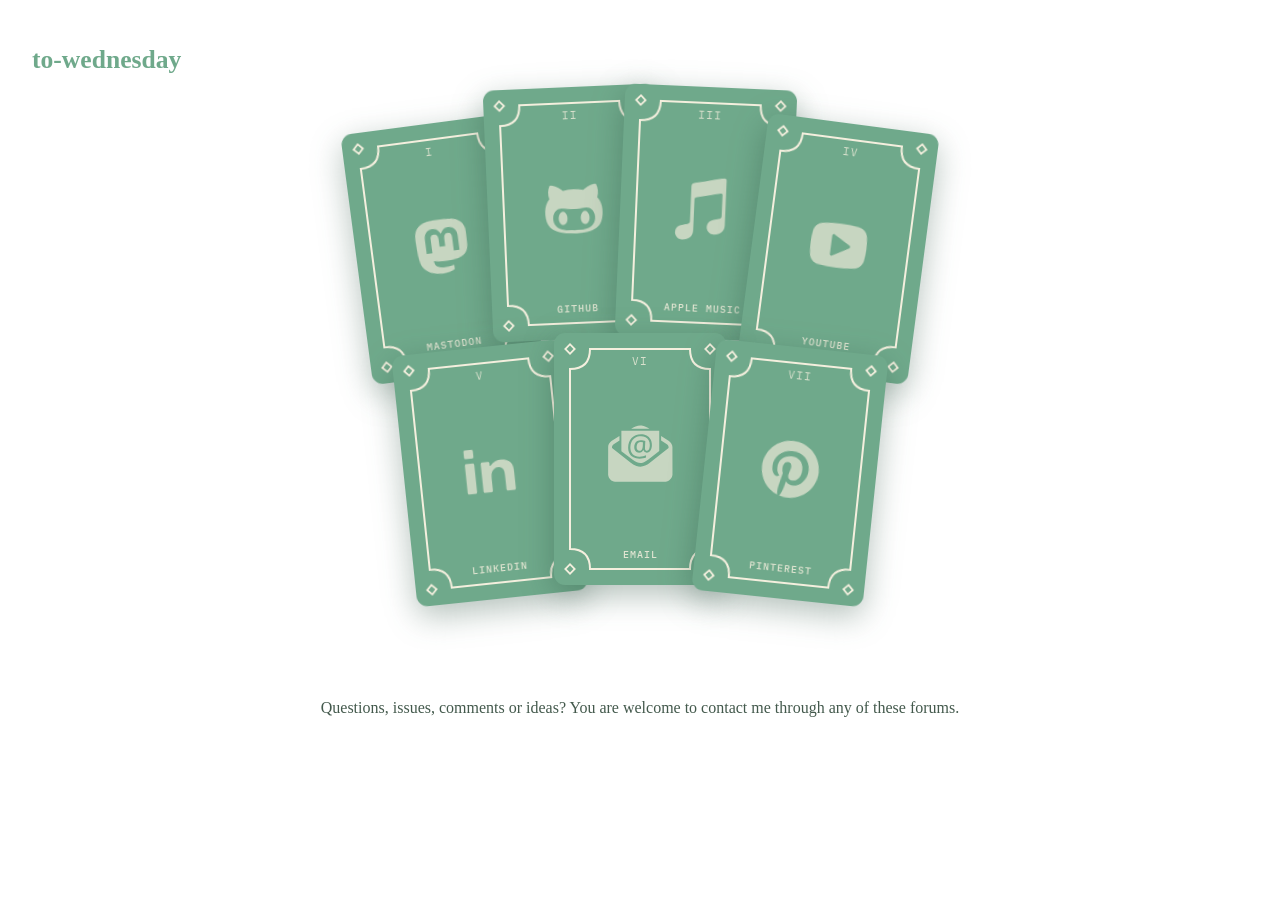
<file: pages/support.html>
<!doctype html>
<html>
<head>
<meta charset="utf-8">
<meta name="viewport" content="width=device-width, initial-scale=1">
<link rel="preconnect" href="https://fonts.googleapis.com">
<link href="https://fonts.googleapis.com/css2?family=IBM+Plex+Mono:ital,wght@0,400;0,500;0,600;1,400&family=IBM+Plex+Sans:ital,wght@0,400;0,500;0,600&display=swap" rel="stylesheet">
<style>

  :root{
    --mint:        #BBF1D2;
    --card-back:   #6FA98B;
    --card-edge:   #4F8069;
    --card-shadow: rgba(37,74,58,.35);
    --border-line: #F4EFDE;
    --card-front:  #F6F1E1;
    --ink:         #1F3327;
    --ink-soft:    #43594C;
    --brass:       #9C7A2E;
    --brass-dark:  #7C6023;
    --serif: 'Iowan Old Style', 'Palatino Linotype', Palatino, Georgia, serif;
    --mono:  'IBM Plex Mono', monospace;
    --sans:  'IBM Plex Sans', sans-serif;

    /* Brand colours — 'go to' buttons on the reverse of each card */
    --color-mastodon:         #6364FF;
    --color-github-dark:      #24292F;
    --color-github-blue:      #0969DA;
    --color-apple-music-flat: #FA243C;
    --gradient-apple-music:   linear-gradient(135deg, #FA233B 0%, #FB5C74 100%);
    --color-youtube:          #FF0000;
    --color-linkedin:         #0A66C2;
    --color-pinterest:        #E60023;
  }
  *{box-sizing:border-box;}
  body {
    font-family: var(--serif);
    margin: 0;
    padding: 40px 32px 90px;
    color: var(--ink);
    line-height: 1.6;
  }
  h1 {
    font-size: 1.6rem;
    margin: 0 0 .6rem;
    position: relative;
    z-index: 60; /* stays above the card stack if the arc's apex rides up under it */
  }
  p.intro { color: var(--ink-soft); }

  .spread {
    position: relative;
    max-width: 760px;
    margin: -72px auto 0; /* pulled up from 64px so the arc's apex can overlap the H1 row */
    height: 660px;
  }

  .card {
    position: absolute;
    top: 50%;
    left: 50%;
    width: 172px;
    height: 252px;
    transform: translate(calc(-50% + var(--x)), calc(-50% + var(--y))) rotate(var(--r));
    transition: transform .45s cubic-bezier(.22,1,.36,1);
    z-index: var(--z, 1);

    filter: drop-shadow(0 10px 16px var(--card-shadow));
  }
  .card.is-active {
    transform: translate(-50%, -50%) rotate(0deg) scale(1.18);
    z-index: 50;
  }

  .card-flip {
    position: relative;
    width: 100%;
    height: 100%;
    perspective: 1400px;
  }

  .card-inner {
    position: relative;
    width: 100%;
    height: 100%;
    transform-style: preserve-3d;
    -webkit-transform-style: preserve-3d;
    transition: transform .55s cubic-bezier(.22,1,.36,1);
    /* No filter here — see the comment on .card above. This element
       must stay a "pure" 3D transform, untouched by anything that
       would force the browser to flatten it. */
  }
  .card.is-active .card-inner { transform: rotateY(180deg); }

  .card-face {
    position: absolute;
    inset: 0;
    backface-visibility: hidden;
    -webkit-backface-visibility: hidden;
    border-radius: 11px;
    overflow: hidden;
  }

  .card-back {
    display: block;
    width: 100%; height: 100%;
    padding: 0;
    border: 0;
    cursor: pointer;
    background: var(--card-back);
    color: var(--border-line);
    font: inherit;
    text-align: left;
  }
  .card-back:focus-visible { outline: 2px solid var(--border-line); outline-offset: 3px; }

  .card-frame-svg {
    position: absolute;
    inset: 0;
    width: 100%;
    height: 100%;
    pointer-events: none;
  }

  .card-numeral {
    position: absolute;
    top: 20px; left: 0; right: 0;
    text-align: center;
    font-family: var(--mono);
    font-size: 11px;
    letter-spacing: .08em;
    opacity: .8;
  }
  .card-icon {
    position: absolute;
    top: 50%; left: 50%;
    transform: translate(-50%, -58%);
    width: 64px; height: 64px;
  }
  .card-icon svg { width: 100%; height: 100%; display: block; }
  .card-name {
    position: absolute;
    bottom: 22px; left: 0; right: 0;
    text-align: center;
    font-family: var(--mono);
    font-size: 10px;
    font-weight: 500;
    letter-spacing: .1em;
    text-transform: uppercase;
    opacity: .85;
  }
  .card-front {
    transform: rotateY(180deg);
    background: var(--card-front);
    padding: 20px 18px 18px;
    display: flex;
    flex-direction: column;
    cursor: pointer;
  }
  .card-front p {
    font-family: var(--sans);
    font-size: 12px;
    line-height: 1.55;
    color: var(--ink);
    margin: 0;
    flex: 1;
  }
  .card-go {
    display: flex;
    align-items: center;
    justify-content: center;
    text-decoration: none;
    color: var(--card-front);
    background: var(--brass);
    border: 1px solid var(--brass-dark);
    border-radius: 5px;
    /* Minimal top/bottom padding so the symbol reads as large as
       possible within the button — the button's own height is what
       shrink-wraps around the icon, not the other way around. */
    padding: 4px 10px;
  }
  .card-go:hover { background: var(--brass-dark); }

  /* Icon-only mark, reused from the matching .card-icon SVG on the
     card's reverse, just scaled down. currentColor inside the path
     picks up this button's text colour automatically. */
  .card-go svg {
    width: 26px;
    height: 26px;
    display: block;
  }

  .card-go.mastodon {
    background: var(--color-mastodon);
    border-color: color-mix(in srgb, var(--color-mastodon) 65%, black);
  }
  .card-go.mastodon:hover {
    background: color-mix(in srgb, var(--color-mastodon) 85%, black);
  }

  .card-go.github {
    background: var(--color-github-dark);
    border-color: #14181d;
  }
  .card-go.github:hover {
    background: var(--color-github-blue);
    border-color: color-mix(in srgb, var(--color-github-blue) 80%, black);
  }

  .card-go.apple-music {
    background: var(--gradient-apple-music);
    border-color: color-mix(in srgb, var(--color-apple-music-flat) 65%, black);
  }
  .card-go.apple-music:hover {
    background: var(--color-apple-music-flat);
  }

  .card-go.youtube {
    background: var(--color-youtube);
    border-color: color-mix(in srgb, var(--color-youtube) 65%, black);
  }
  .card-go.youtube:hover {
    background: color-mix(in srgb, var(--color-youtube) 85%, black);
  }

  .card-go.linkedin {
    background: var(--color-linkedin);
    border-color: color-mix(in srgb, var(--color-linkedin) 65%, black);
  }
  .card-go.linkedin:hover {
    background: color-mix(in srgb, var(--color-linkedin) 85%, black);
  }

  .card-go.pinterest {
    background: var(--color-pinterest);
    border-color: color-mix(in srgb, var(--color-pinterest) 65%, black);
  }
  .card-go.pinterest:hover {
    background: color-mix(in srgb, var(--color-pinterest) 85%, black);
  }

  @media (prefers-reduced-motion: reduce) {
    .card, .card-inner { transition: none; }
  }

  /* ── Narrow screens: fall back to a simple hand of cards ──────
     Absolute arc placement stops making sense once the spread is
     narrower than a couple of cards, so it becomes a wrapped row
     with light alternating tilt instead of the two-arc layout. */
  @media (max-width: 640px) {
    .spread { height: auto; max-width: 420px; margin-top: 8px; } /* was 40px */
    .card {
      position: static;
      display: inline-block;
      margin: 10px 8px;
      transform: rotate(var(--r-mobile, 0deg));
    }
    .card.is-active { transform: scale(1.06) rotate(0deg); }
    .spread { display: flex; flex-wrap: wrap; justify-content: center; }
  }
</style>
</head>
<body>
  <h1 style="color: #6FA98B;">to-wednesday</h1>
  <svg width="0" height="0" style="position:absolute" aria-hidden="true">
    <defs>
      <path id="cardFrameLine"
            d="M 16,36 Q 36,36 36,16 L 136,16 Q 136,36 156,36 L 156,216 Q 136,216 136,236 L 36,236 Q 36,216 16,216 Z"
            fill="none" stroke="currentColor" stroke-width="2"/>
      <g id="cardFrameDiamonds" fill="none" stroke="currentColor" stroke-width="1.8">
        <rect x="12.7" y="12.7" width="6.6" height="6.6" transform="rotate(45 16 16)"/>
        <rect x="152.7" y="12.7" width="6.6" height="6.6" transform="rotate(45 156 16)"/>
        <rect x="152.7" y="232.7" width="6.6" height="6.6" transform="rotate(45 156 236)"/>
        <rect x="12.7" y="232.7" width="6.6" height="6.6" transform="rotate(45 16 236)"/>
      </g>
    </defs>
  </svg>

  <div class="spread">
    <!-- I — Mastodon (top arc) -->
    <div class="card" style="--x:-198px; --y:-100px; --r:-7.5deg; --r-mobile:-3deg; --z:1;">
      <div class="card-flip">
        <div class="card-inner">
          <div class="card-face">
            <div class="card-back" role="button" tabindex="0" aria-label="Reveal note about Mastodon">
              <svg class="card-frame-svg" viewBox="0 0 172 252"><use href="#cardFrameLine"/><use href="#cardFrameDiamonds"/></svg>
              <span class="card-numeral">I</span>
              <span class="card-icon">
                <svg viewBox="0 0 100 100" fill="none" xmlns="http://www.w3.org/2000/svg">
                  <path fill="currentColor" fill-opacity="0.66" d="M90.2,30.54c-1.23-9.05-9.2-16.19-18.66-17.57-1.6-.24-7.63-1.08-21.63-1.08h-.11c-14.01,0-17.01.85-18.59,1.08-9.19,1.34-17.58,7.75-19.62,16.91-.98,4.51-1.08,9.51-.91,14.09.26,6.58.31,13.14.92,19.7.42,4.35,1.14,8.67,2.18,12.91,1.93,7.85,9.77,14.38,17.45,17.04,8.22,2.78,17.05,3.24,25.53,1.33.93-.22,1.86-.46,2.76-.75,2.05-.65,4.47-1.37,6.24-2.65.02-.02.04-.04.05-.06,0-.02.02-.05.02-.09v-6.35s0-.05-.02-.08c0-.02-.03-.04-.05-.06s-.04-.03-.08-.03h-.09c-5.42,1.28-10.98,1.92-16.56,1.91-9.6,0-12.18-4.5-12.93-6.38-.59-1.62-.97-3.32-1.12-5.03,0-.03,0-.05.01-.09.01-.02.03-.05.05-.06.02-.02.05-.03.08-.03h.09c5.33,1.27,10.8,1.91,16.29,1.91,1.32,0,2.63,0,3.95-.03,5.52-.15,11.34-.43,16.77-1.48.14-.02.27-.05.39-.09,8.56-1.63,16.72-6.74,17.55-19.66.03-.51.11-5.33.11-5.86,0-1.79.58-12.73-.09-19.46h.01ZM77.02,62.8h-9.01v-21.82c0-4.59-1.93-6.93-5.87-6.93-4.33,0-6.49,2.78-6.49,8.25v11.94h-8.95v-11.94c0-5.47-2.17-8.25-6.5-8.25-3.91,0-5.86,2.34-5.87,6.93v21.82h-8.99v-22.48c0-4.59,1.19-8.24,3.55-10.95,2.45-2.7,5.66-4.08,9.64-4.08,4.61,0,8.1,1.75,10.42,5.26l2.25,3.73,2.25-3.73c2.32-3.5,5.81-5.26,10.41-5.26,3.97,0,7.19,1.38,9.64,4.08,2.38,2.7,3.55,6.35,3.55,10.95v22.48h-.02Z"/>
                </svg>
              </span>
              <span class="card-name">Mastodon</span>
            </div>
          </div>
          <div class="card-face card-front">
            <p>I left FB and Twitter long ago. This is what social media <em>can</em> be.</p>
            <p>I'm only really active for the month of Inktober, but I will always respond to messages.</p>
            <a class="card-go mastodon" href="https://mastodon.art/@wednesday" target="_blank" rel="noopener" aria-label="Follow on Mastodon">
              <svg viewBox="0 0 100 100" fill="none" xmlns="http://www.w3.org/2000/svg" aria-hidden="true" focusable="false">
                <path fill="currentColor" d="M90.2,30.54c-1.23-9.05-9.2-16.19-18.66-17.57-1.6-.24-7.63-1.08-21.63-1.08h-.11c-14.01,0-17.01.85-18.59,1.08-9.19,1.34-17.58,7.75-19.62,16.91-.98,4.51-1.08,9.51-.91,14.09.26,6.58.31,13.14.92,19.7.42,4.35,1.14,8.67,2.18,12.91,1.93,7.85,9.77,14.38,17.45,17.04,8.22,2.78,17.05,3.24,25.53,1.33.93-.22,1.86-.46,2.76-.75,2.05-.65,4.47-1.37,6.24-2.65.02-.02.04-.04.05-.06,0-.02.02-.05.02-.09v-6.35s0-.05-.02-.08c0-.02-.03-.04-.05-.06s-.04-.03-.08-.03h-.09c-5.42,1.28-10.98,1.92-16.56,1.91-9.6,0-12.18-4.5-12.93-6.38-.59-1.62-.97-3.32-1.12-5.03,0-.03,0-.05.01-.09.01-.02.03-.05.05-.06.02-.02.05-.03.08-.03h.09c5.33,1.27,10.8,1.91,16.29,1.91,1.32,0,2.63,0,3.95-.03,5.52-.15,11.34-.43,16.77-1.48.14-.02.27-.05.39-.09,8.56-1.63,16.72-6.74,17.55-19.66.03-.51.11-5.33.11-5.86,0-1.79.58-12.73-.09-19.46h.01ZM77.02,62.8h-9.01v-21.82c0-4.59-1.93-6.93-5.87-6.93-4.33,0-6.49,2.78-6.49,8.25v11.94h-8.95v-11.94c0-5.47-2.17-8.25-6.5-8.25-3.91,0-5.86,2.34-5.87,6.93v21.82h-8.99v-22.48c0-4.59,1.19-8.24,3.55-10.95,2.45-2.7,5.66-4.08,9.64-4.08,4.61,0,8.1,1.75,10.42,5.26l2.25,3.73,2.25-3.73c2.32-3.5,5.81-5.26,10.41-5.26,3.97,0,7.19,1.38,9.64,4.08,2.38,2.7,3.55,6.35,3.55,10.95v22.48h-.02Z"/>
              </svg>
            </a>
          </div>
        </div>
      </div>
    </div>

    <!-- II — GitHub (top arc) -->
    <div class="card" style="--x:-66px; --y:-136px; --r:-2.5deg; --r-mobile:2deg; --z:2;">
      <div class="card-flip">
        <div class="card-inner">
          <div class="card-face">
            <div class="card-back" role="button" tabindex="0" aria-label="Reveal note about GitHub">
              <svg class="card-frame-svg" viewBox="0 0 172 252"><use href="#cardFrameLine"/><use href="#cardFrameDiamonds"/></svg>
              <span class="card-numeral">II</span>
              <span class="card-icon">
                <svg viewBox="0 0 100 100" fill="none" xmlns="http://www.w3.org/2000/svg">
                  <g fill="currentColor" fill-opacity="0.66">
                    <path d="M5.16,59.45v-5.58c.46-7.06,2.55-13.4,7.28-18.96-2.2-6.9-2.01-14.27,1.25-20.89,8.38-.2,13.97,3.81,20.47,8.76,10.34-2.37,21.44-2.61,31.72-.16,6.32-4.8,11.95-8.79,20.3-8.61,3.21,6.46,3.5,13.84,1.27,20.77,5.98,7.11,7.8,15.61,7.26,24.79-.47,8.08-2.07,15.58-8.29,21.13-3.58,3.19-7.69,5.32-12.34,6.59-6.64,1.8-13.37,2.46-20.28,2.57-5.82.09-11.39-.1-17.15-.63-5.64-.52-10.83-1.93-16.02-4.1-6.5-2.73-11.52-7.81-13.64-14.61-1.13-3.65-1.63-7.33-1.83-11.06h0ZM82.37,62.07c-1.16-6.58-6.18-11.97-13.16-11.83-3.34.07-6.49.52-9.81.98-6.36.89-12.53.89-18.9,0-3.32-.47-6.47-.92-9.81-.98-6.99-.13-11.99,5.24-13.17,11.83-1.45,8.16,1.65,16.4,9.61,19.7,4.28,1.77,8.75,2.66,13.44,2.83,6.3.23,12.46.23,18.75,0,4.69-.17,9.16-1.05,13.44-2.83,7.96-3.3,11.05-11.51,9.61-19.69h0Z"/>
                    <path d="M36.25,74.58c-2,1.95-4.99,1.96-6.98.12-4.83-4.48-4.49-14.49.43-18.29,2.14-1.66,5.04-1.21,6.81.71,3.03,3.3,3.65,8.31,2.51,12.61-.49,1.84-1.36,3.47-2.77,4.85h0Z"/>
                    <path d="M70.84,74.49c-1.95,1.97-4.93,2.11-6.98.29-4.5-3.99-4.78-12.97-.49-17.66,2.06-2.26,5.46-2.33,7.57-.08,1.27,1.35,2.14,2.94,2.61,4.75,1.1,4.29.5,9.46-2.7,12.7Z"/>
                  </g>
                </svg>
              </span>
              <span class="card-name">GitHub</span>
            </div>
          </div>
          <div class="card-face card-front">
            <p>The full source for Keyboard Warriors (and any other personal coding projects I do) lives here. Every wart, every commit, every dumb mistake till I got it right. Feel free to poke around or open an issue.</p>
            <a class="card-go github" href="https://github.com/from-wednesday/" target="_blank" rel="noopener" aria-label="View my repository on GitHub">
              <svg viewBox="0 0 100 100" fill="none" xmlns="http://www.w3.org/2000/svg" aria-hidden="true" focusable="false">
                <g fill="currentColor">
                  <path d="M5.16,59.45v-5.58c.46-7.06,2.55-13.4,7.28-18.96-2.2-6.9-2.01-14.27,1.25-20.89,8.38-.2,13.97,3.81,20.47,8.76,10.34-2.37,21.44-2.61,31.72-.16,6.32-4.8,11.95-8.79,20.3-8.61,3.21,6.46,3.5,13.84,1.27,20.77,5.98,7.11,7.8,15.61,7.26,24.79-.47,8.08-2.07,15.58-8.29,21.13-3.58,3.19-7.69,5.32-12.34,6.59-6.64,1.8-13.37,2.46-20.28,2.57-5.82.09-11.39-.1-17.15-.63-5.64-.52-10.83-1.93-16.02-4.1-6.5-2.73-11.52-7.81-13.64-14.61-1.13-3.65-1.63-7.33-1.83-11.06h0ZM82.37,62.07c-1.16-6.58-6.18-11.97-13.16-11.83-3.34.07-6.49.52-9.81.98-6.36.89-12.53.89-18.9,0-3.32-.47-6.47-.92-9.81-.98-6.99-.13-11.99,5.24-13.17,11.83-1.45,8.16,1.65,16.4,9.61,19.7,4.28,1.77,8.75,2.66,13.44,2.83,6.3.23,12.46.23,18.75,0,4.69-.17,9.16-1.05,13.44-2.83,7.96-3.3,11.05-11.51,9.61-19.69h0Z"/>
                  <path d="M36.25,74.58c-2,1.95-4.99,1.96-6.98.12-4.83-4.48-4.49-14.49.43-18.29,2.14-1.66,5.04-1.21,6.81.71,3.03,3.3,3.65,8.31,2.51,12.61-.49,1.84-1.36,3.47-2.77,4.85h0Z"/>
                  <path d="M70.84,74.49c-1.95,1.97-4.93,2.11-6.98.29-4.5-3.99-4.78-12.97-.49-17.66,2.06-2.26,5.46-2.33,7.57-.08,1.27,1.35,2.14,2.94,2.61,4.75,1.1,4.29.5,9.46-2.7,12.7Z"/>
                </g>
              </svg>
            </a>
          </div>
        </div>
      </div>
    </div>

    <!-- III — Apple Music (top arc) -->
    <div class="card" style="--x:66px; --y:-136px; --r:2.5deg; --r-mobile:-2deg; --z:3;">
      <div class="card-flip">
        <div class="card-inner">
          <div class="card-face">
            <div class="card-back" role="button" tabindex="0" aria-label="Reveal note about Apple Music">
              <svg class="card-frame-svg" viewBox="0 0 172 252"><use href="#cardFrameLine"/><use href="#cardFrameDiamonds"/></svg>
              <span class="card-numeral">III</span>
              <span class="card-icon" style="width:70px; height:70px;">
                <svg viewBox="0 0 100 100" fill="none" xmlns="http://www.w3.org/2000/svg">
                  <path fill="currentColor" fill-opacity="0.66" d="M77.58,42.93v31.43c0,.14,0,.3,0,.46,0,2.24-.5,4.37-1.39,6.27l.04-.09c-1.5,3.09-4.24,5.39-7.56,6.26l-.08.02c-1.74.52-3.75.86-5.83.95h-.05c-.16.01-.34.01-.53.01-5.68,0-10.3-4.61-10.3-10.3,0-4.08,2.37-7.6,5.81-9.27l.06-.03c1.61-.77,3.49-1.39,5.45-1.76l.15-.02c2.08-.45,4.17-.84,6.24-1.32,1.45-.25,2.58-1.39,2.81-2.82v-.02c.07-.31.11-.67.11-1.04v-29.98c0-.36-.05-.71-.15-1.04v.03c-.14-.74-.78-1.29-1.55-1.29-.03,0-.07,0-.1,0h0c-.98.07-1.87.2-2.75.38l.13-.02c-4.18.83-8.36,1.66-12.55,2.51l-20.36,4.12c-.09,0-.18.05-.26.07-1.22.17-2.16,1.21-2.16,2.46,0,.08,0,.17.01.25h0s0,43.63,0,43.63c0,.15,0,.34,0,.52,0,2.24-.43,4.39-1.23,6.34l.04-.12c-1.45,3.38-4.36,5.9-7.9,6.8l-.08.02c-1.75.53-3.78.87-5.87.95h-.04c-.17.01-.37.02-.57.02-5.02,0-9.19-3.66-9.99-8.45v-.06c-.12-.56-.17-1.2-.17-1.86,0-4.32,2.67-8.02,6.45-9.54l.07-.02c1.73-.7,3.78-1.29,5.9-1.68l.2-.03c1.58-.33,3.16-.64,4.73-.97,1.88-.28,3.3-1.88,3.3-3.81v-.12h0s0-49.73,0-49.73c0-.71.08-1.4.24-2.06v.06c.35-1.45,1.51-2.56,2.97-2.84h.02c1.4-.37,2.83-.62,4.26-.91,4.03-.83,8.07-1.65,12.1-2.44l12.49-2.53c3.69-.74,7.37-1.49,11.06-2.2,1-.23,2.24-.43,3.5-.57h.15c.1-.02.22-.03.34-.03,1.49,0,2.69,1.19,2.71,2.67.04.37.07.79.07,1.22v31.54l.04.02h0Z"/>
                </svg>
              </span>
              <span class="card-name">Apple Music</span>
            </div>
          </div>
          <div class="card-face card-front">
            <p>Credit to Klek de Poitrine who has no knowledge of the many long nights in <strong>BBEdit</strong> he saw me through bringing this app to life in early 2026.</p>
            <a class="card-go apple-music" href="https://music.apple.com/profile/imdoinfine" target="_blank" rel="noopener" aria-label="My playlists on Apple Music">
              <svg viewBox="0 0 100 100" fill="none" xmlns="http://www.w3.org/2000/svg" aria-hidden="true" focusable="false">
                <path fill="currentColor" d="M77.58,42.93v31.43c0,.14,0,.3,0,.46,0,2.24-.5,4.37-1.39,6.27l.04-.09c-1.5,3.09-4.24,5.39-7.56,6.26l-.08.02c-1.74.52-3.75.86-5.83.95h-.05c-.16.01-.34.01-.53.01-5.68,0-10.3-4.61-10.3-10.3,0-4.08,2.37-7.6,5.81-9.27l.06-.03c1.61-.77,3.49-1.39,5.45-1.76l.15-.02c2.08-.45,4.17-.84,6.24-1.32,1.45-.25,2.58-1.39,2.81-2.82v-.02c.07-.31.11-.67.11-1.04v-29.98c0-.36-.05-.71-.15-1.04v.03c-.14-.74-.78-1.29-1.55-1.29-.03,0-.07,0-.1,0h0c-.98.07-1.87.2-2.75.38l.13-.02c-4.18.83-8.36,1.66-12.55,2.51l-20.36,4.12c-.09,0-.18.05-.26.07-1.22.17-2.16,1.21-2.16,2.46,0,.08,0,.17.01.25h0s0,43.63,0,43.63c0,.15,0,.34,0,.52,0,2.24-.43,4.39-1.23,6.34l.04-.12c-1.45,3.38-4.36,5.9-7.9,6.8l-.08.02c-1.75.53-3.78.87-5.87.95h-.04c-.17.01-.37.02-.57.02-5.02,0-9.19-3.66-9.99-8.45v-.06c-.12-.56-.17-1.2-.17-1.86,0-4.32,2.67-8.02,6.45-9.54l.07-.02c1.73-.7,3.78-1.29,5.9-1.68l.2-.03c1.58-.33,3.16-.64,4.73-.97,1.88-.28,3.3-1.88,3.3-3.81v-.12h0s0-49.73,0-49.73c0-.71.08-1.4.24-2.06v.06c.35-1.45,1.51-2.56,2.97-2.84h.02c1.4-.37,2.83-.62,4.26-.91,4.03-.83,8.07-1.65,12.1-2.44l12.49-2.53c3.69-.74,7.37-1.49,11.06-2.2,1-.23,2.24-.43,3.5-.57h.15c.1-.02.22-.03.34-.03,1.49,0,2.69,1.19,2.71,2.67.04.37.07.79.07,1.22v31.54l.04.02h0Z"/>
              </svg>
            </a>
          </div>
        </div>
      </div>
    </div>

    <!-- IV — YouTube (top arc) -->
    <div class="card" style="--x:198px; --y:-100px; --r:7.5deg; --r-mobile:3deg; --z:4;">
      <div class="card-flip">
        <div class="card-inner">
          <div class="card-face">
            <div class="card-back" role="button" tabindex="0" aria-label="Reveal note about YouTube">
              <svg class="card-frame-svg" viewBox="0 0 172 252"><use href="#cardFrameLine"/><use href="#cardFrameDiamonds"/></svg>
              <span class="card-numeral">IV</span>
              <span class="card-icon">
                <svg viewBox="0 0 100 100" fill="none" xmlns="http://www.w3.org/2000/svg">
                  <path fill="currentColor" fill-opacity="0.66" d="M77.98,19.95c-18.39-2.55-37.31-2.55-55.7,0-7.59,1.05-13.5,6.83-14.69,14.37-.95,6.05-1.44,12.24-1.44,18.36s.48,12.37,1.46,18.46c1.17,7.37,7.2,13.23,14.67,14.27,9.19,1.28,18.57,1.92,27.85,1.92s18.65-.64,27.85-1.92c7.58-1.05,13.47-6.78,14.67-14.27.98-6.09,1.46-12.3,1.46-18.46s-.48-12.37-1.46-18.46c-1.17-7.37-7.2-13.23-14.67-14.27h0ZM67.23,54.77l-25.18,14.53c-.37.22-.79.33-1.21.33s-.83-.11-1.21-.33c-.75-.42-1.21-1.22-1.21-2.09v-29.07c0-.87.46-1.67,1.21-2.09.75-.43,1.67-.43,2.42,0l25.18,14.53c.75.42,1.21,1.23,1.21,2.09s-.46,1.67-1.21,2.09h0Z"/>
                </svg>
              </span>
              <span class="card-name">YouTube</span>
            </div>
          </div>
          <div class="card-face card-front">
            <p>For any educators, here is a link to a talk I gave on the pedagogy behind this project.</p>
            <a class="card-go youtube" href="https://youtu.be/bJ6yZ-3H-kA?si=7vc0xfjpg1KIz0dl" target="_blank" rel="noopener" aria-label="Watch on YouTube">
              <svg viewBox="0 0 100 100" fill="none" xmlns="http://www.w3.org/2000/svg" aria-hidden="true" focusable="false">
                <path fill="currentColor" d="M77.98,19.95c-18.39-2.55-37.31-2.55-55.7,0-7.59,1.05-13.5,6.83-14.69,14.37-.95,6.05-1.44,12.24-1.44,18.36s.48,12.37,1.46,18.46c1.17,7.37,7.2,13.23,14.67,14.27,9.19,1.28,18.57,1.92,27.85,1.92s18.65-.64,27.85-1.92c7.58-1.05,13.47-6.78,14.67-14.27.98-6.09,1.46-12.3,1.46-18.46s-.48-12.37-1.46-18.46c-1.17-7.37-7.2-13.23-14.67-14.27h0ZM67.23,54.77l-25.18,14.53c-.37.22-.79.33-1.21.33s-.83-.11-1.21-.33c-.75-.42-1.21-1.22-1.21-2.09v-29.07c0-.87.46-1.67,1.21-2.09.75-.43,1.67-.43,2.42,0l25.18,14.53c.75.42,1.21,1.23,1.21,2.09s-.46,1.67-1.21,2.09h0Z"/>
              </svg>
            </a>
          </div>
        </div>
      </div>
    </div>

    <!-- V — LinkedIn (bottom arc) -->
    <div class="card" style="--x:-150px; --y:124px; --r:-6deg; --r-mobile:-3deg; --z:5;">
      <div class="card-flip">
        <div class="card-inner">
          <div class="card-face">
            <div class="card-back" role="button" tabindex="0" aria-label="Reveal note about LinkedIn">
              <svg class="card-frame-svg" viewBox="0 0 172 252"><use href="#cardFrameLine"/><use href="#cardFrameDiamonds"/></svg>
              <span class="card-numeral">V</span>
              <span class="card-icon" style="width:54px; height:54px;">
                <svg viewBox="0 0 100 100" fill="none" xmlns="http://www.w3.org/2000/svg">
                  <g fill="currentColor" fill-opacity="0.66">
                    <path d="M8.03,93.77h11.65c1.61,0,2.91-1.3,2.91-2.91v-50.93c0-1.61-1.3-2.91-2.91-2.91h-11.65c-1.61,0-2.91,1.3-2.91,2.91v50.93c0,1.61,1.3,2.91,2.91,2.91Z"/>
                    <path d="M8.03,28.06h11.65c1.61,0,2.91-1.3,2.91-2.91v-10.35c0-1.61-1.3-2.91-2.91-2.91h-11.65c-1.61,0-2.91,1.3-2.91,2.91v10.35c0,1.61,1.3,2.91,2.91,2.91Z"/>
                    <path d="M90.36,42.92c-1.64-2.16-4.05-3.93-7.24-5.32-3.19-1.39-6.72-2.08-10.57-2.08-7.83,0-14.46,2.99-19.89,8.96-1.08,1.19-1.87.93-1.87-.68v-3.88c0-1.61-1.3-2.91-2.91-2.91h-10.41c-1.61,0-2.91,1.3-2.91,2.91v50.93c0,1.61,1.3,2.91,2.91,2.91h11.65c1.61,0,2.91-1.3,2.91-2.91v-17.71c0-7.38.45-12.44,1.34-15.17.89-2.74,2.54-4.93,4.94-6.59,2.4-1.66,5.12-2.49,8.15-2.49,2.36,0,4.38.58,6.06,1.74,1.68,1.16,2.89,2.79,3.64,4.88.75,2.09,1.12,6.7,1.12,13.83v21.5c0,1.61,1.3,2.91,2.91,2.91h11.65c1.61,0,2.91-1.3,2.91-2.91v-28.84c0-5.1-.32-9.02-.96-11.75s-1.78-5.18-3.42-7.34h0Z"/>
                  </g>
                </svg>
              </span>
              <span class="card-name">LinkedIn</span>
            </div>
          </div>
          <div class="card-face card-front">
            <p>I'm not really active here, but I will respond to any sincere messages.</p>
            <a class="card-go linkedin" href="https://www.linkedin.com/in/wednesday-dessauer-70a7b918/" target="_blank" rel="noopener" aria-label="Connect on LinkedIn">
              <svg viewBox="0 0 100 100" fill="none" xmlns="http://www.w3.org/2000/svg" aria-hidden="true" focusable="false">
                <g fill="currentColor">
                  <path d="M8.03,93.77h11.65c1.61,0,2.91-1.3,2.91-2.91v-50.93c0-1.61-1.3-2.91-2.91-2.91h-11.65c-1.61,0-2.91,1.3-2.91,2.91v50.93c0,1.61,1.3,2.91,2.91,2.91Z"/>
                  <path d="M8.03,28.06h11.65c1.61,0,2.91-1.3,2.91-2.91v-10.35c0-1.61-1.3-2.91-2.91-2.91h-11.65c-1.61,0-2.91,1.3-2.91,2.91v10.35c0,1.61,1.3,2.91,2.91,2.91Z"/>
                  <path d="M90.36,42.92c-1.64-2.16-4.05-3.93-7.24-5.32-3.19-1.39-6.72-2.08-10.57-2.08-7.83,0-14.46,2.99-19.89,8.96-1.08,1.19-1.87.93-1.87-.68v-3.88c0-1.61-1.3-2.91-2.91-2.91h-10.41c-1.61,0-2.91,1.3-2.91,2.91v50.93c0,1.61,1.3,2.91,2.91,2.91h11.65c1.61,0,2.91-1.3,2.91-2.91v-17.71c0-7.38.45-12.44,1.34-15.17.89-2.74,2.54-4.93,4.94-6.59,2.4-1.66,5.12-2.49,8.15-2.49,2.36,0,4.38.58,6.06,1.74,1.68,1.16,2.89,2.79,3.64,4.88.75,2.09,1.12,6.7,1.12,13.83v21.5c0,1.61,1.3,2.91,2.91,2.91h11.65c1.61,0,2.91-1.3,2.91-2.91v-28.84c0-5.1-.32-9.02-.96-11.75s-1.78-5.18-3.42-7.34h0Z"/>
                </g>
              </svg>
            </a>
          </div>
        </div>
      </div>
    </div>

    <!-- VI — Email (bottom arc) -->
    <div class="card" style="--x:0px; --y:110px; --r:0deg; --r-mobile:4deg; --z:6;">
      <div class="card-flip">
        <div class="card-inner">
          <div class="card-face">
            <div class="card-back" role="button" tabindex="0" aria-label="Reveal note about email">
              <svg class="card-frame-svg" viewBox="0 0 172 252"><use href="#cardFrameLine"/><use href="#cardFrameDiamonds"/></svg>
              <span class="card-numeral">VI</span>
              <span class="card-icon" style="width:76px; height:76px;">
                <svg viewBox="0 0 100 100" fill="none" xmlns="http://www.w3.org/2000/svg">
                  <g fill="currentColor" fill-opacity="0.66">
                    <path d="M50.93,35.73c-1.31,0-2.36.32-3.15.95s-1.37,1.46-1.72,2.45-.52,2.05-.52,3.14c0,1.7.34,2.94,1.02,3.71.68.77,1.59,1.16,2.74,1.16,1.49,0,2.56-.56,3.22-1.68.65-1.12,1.03-2.57,1.14-4.36l.24-4.99c-.34-.1-.79-.2-1.32-.28s-1.07-.12-1.64-.12h0Z"/>
                    <path d="M75.29,20.75H25.5v26.97l15.34,11.57c1.68,1.17,3.31,2.11,5.14,3,4.16,1.8,6.99,1.2,10.93-1l4.08-2.76,14.33-10.93-.02-26.84h-.02ZM65.28,43.31c-.28,1.17-.71,2.23-1.3,3.18s-1.31,1.7-2.16,2.28c-.85.57-1.86.86-3.03.86s-2.19-.35-2.9-1.06-1.14-1.51-1.3-2.41h-.2c-.48.99-1.19,1.81-2.12,2.48-.93.67-2.1.99-3.51.99-2.02,0-3.59-.68-4.69-2.04-1.11-1.36-1.66-3.15-1.66-5.39,0-1.76.34-3.31,1.03-4.65s1.67-2.4,2.94-3.18c1.27-.77,2.76-1.16,4.49-1.16,1.17,0,2.32.1,3.46.3,1.13.2,2.01.42,2.66.66l-.4,8.11c-.02.48-.04.82-.04,1.02v.42c0,1.39.25,2.3.74,2.75s1.07.68,1.74.68c.83,0,1.52-.34,2.09-1.02.57-.68,1.01-1.58,1.32-2.72.3-1.13.46-2.37.46-3.73,0-2.48-.5-4.57-1.5-6.29-.99-1.72-2.37-3.02-4.12-3.93-1.74-.91-3.72-1.36-5.93-1.36-3.03,0-5.6.63-7.69,1.88-2.09,1.25-3.67,2.98-4.75,5.17s-1.62,4.71-1.62,7.52c0,3.94,1.03,6.96,3.11,9.07s5.07,3.15,8.98,3.15c1.62,0,3.18-.18,4.65-.54,1.48-.36,2.79-.75,3.93-1.18v2.72c-1.15.48-2.43.87-3.85,1.18-1.43.3-3,.46-4.73.46-3.14,0-5.83-.59-8.07-1.76s-3.95-2.86-5.13-5.05c-1.19-2.2-1.78-4.84-1.78-7.93,0-2.48.39-4.77,1.16-6.89s1.89-3.95,3.35-5.51c1.47-1.56,3.24-2.77,5.33-3.63,2.09-.87,4.45-1.3,7.09-1.3s5.23.57,7.39,1.72,3.85,2.78,5.09,4.91c1.24,2.13,1.85,4.67,1.85,7.63,0,1.23-.14,2.42-.42,3.59h.02Z"/>
                    <path d="M85.44,38.55l-7.66-5.01v-5.73l9.78,6.12c2.81,1.76,5.11,4.86,5.12,8.37l.06,36.15c-.43,5.01-4.14,8.92-9.16,9.42H17.22c-4.96-.49-8.61-4.28-9.16-9.25l.06-36.63c0-3.18,2.03-5.79,4.35-7.61l10.48-6.56.07,5.68-7.63,5c-1.72,1.12-2.6,3.1-2.18,5.07l25.04,19.68c2.17,1.7,4.58,2.84,7.1,3.83,3.79,1.5,7.85,1.21,11.5-.5,2.02-.95,3.91-1.92,5.7-3.32l25.02-19.7c.4-1.91-.41-3.88-2.13-5.02v.02Z"/>
                    <path d="M62.38,18.15h-23.99c4.3-2.93,10.08-5.25,15.07-4.01,3.14.78,6.1,2,8.93,4.01h0Z"/>
                  </g>
                </svg>
              </span>
              <span class="card-name">Email</span>
            </div>
          </div>
          <div class="card-face card-front">
            <p>You can always write to me at <strong>ddessauer@swin.edu.au</strong> </p>
            <a class="card-go" href="mailto:ddessauer@swin.edu.au" aria-label="Send an email">
              <svg viewBox="0 0 100 100" fill="none" xmlns="http://www.w3.org/2000/svg" aria-hidden="true" focusable="false">
                <g fill="currentColor">
                  <path d="M50.93,35.73c-1.31,0-2.36.32-3.15.95s-1.37,1.46-1.72,2.45-.52,2.05-.52,3.14c0,1.7.34,2.94,1.02,3.71.68.77,1.59,1.16,2.74,1.16,1.49,0,2.56-.56,3.22-1.68.65-1.12,1.03-2.57,1.14-4.36l.24-4.99c-.34-.1-.79-.2-1.32-.28s-1.07-.12-1.64-.12h0Z"/>
                  <path d="M75.29,20.75H25.5v26.97l15.34,11.57c1.68,1.17,3.31,2.11,5.14,3,4.16,1.8,6.99,1.2,10.93-1l4.08-2.76,14.33-10.93-.02-26.84h-.02ZM65.28,43.31c-.28,1.17-.71,2.23-1.3,3.18s-1.31,1.7-2.16,2.28c-.85.57-1.86.86-3.03.86s-2.19-.35-2.9-1.06-1.14-1.51-1.3-2.41h-.2c-.48.99-1.19,1.81-2.12,2.48-.93.67-2.1.99-3.51.99-2.02,0-3.59-.68-4.69-2.04-1.11-1.36-1.66-3.15-1.66-5.39,0-1.76.34-3.31,1.03-4.65s1.67-2.4,2.94-3.18c1.27-.77,2.76-1.16,4.49-1.16,1.17,0,2.32.1,3.46.3,1.13.2,2.01.42,2.66.66l-.4,8.11c-.02.48-.04.82-.04,1.02v.42c0,1.39.25,2.3.74,2.75s1.07.68,1.74.68c.83,0,1.52-.34,2.09-1.02.57-.68,1.01-1.58,1.32-2.72.3-1.13.46-2.37.46-3.73,0-2.48-.5-4.57-1.5-6.29-.99-1.72-2.37-3.02-4.12-3.93-1.74-.91-3.72-1.36-5.93-1.36-3.03,0-5.6.63-7.69,1.88-2.09,1.25-3.67,2.98-4.75,5.17s-1.62,4.71-1.62,7.52c0,3.94,1.03,6.96,3.11,9.07s5.07,3.15,8.98,3.15c1.62,0,3.18-.18,4.65-.54,1.48-.36,2.79-.75,3.93-1.18v2.72c-1.15.48-2.43.87-3.85,1.18-1.43.3-3,.46-4.73.46-3.14,0-5.83-.59-8.07-1.76s-3.95-2.86-5.13-5.05c-1.19-2.2-1.78-4.84-1.78-7.93,0-2.48.39-4.77,1.16-6.89s1.89-3.95,3.35-5.51c1.47-1.56,3.24-2.77,5.33-3.63,2.09-.87,4.45-1.3,7.09-1.3s5.23.57,7.39,1.72,3.85,2.78,5.09,4.91c1.24,2.13,1.85,4.67,1.85,7.63,0,1.23-.14,2.42-.42,3.59h.02Z"/>
                  <path d="M85.44,38.55l-7.66-5.01v-5.73l9.78,6.12c2.81,1.76,5.11,4.86,5.12,8.37l.06,36.15c-.43,5.01-4.14,8.92-9.16,9.42H17.22c-4.96-.49-8.61-4.28-9.16-9.25l.06-36.63c0-3.18,2.03-5.79,4.35-7.61l10.48-6.56.07,5.68-7.63,5c-1.72,1.12-2.6,3.1-2.18,5.07l25.04,19.68c2.17,1.7,4.58,2.84,7.1,3.83,3.79,1.5,7.85,1.21,11.5-.5,2.02-.95,3.91-1.92,5.7-3.32l25.02-19.7c.4-1.91-.41-3.88-2.13-5.02v.02Z"/>
                  <path d="M62.38,18.15h-23.99c4.3-2.93,10.08-5.25,15.07-4.01,3.14.78,6.1,2,8.93,4.01h0Z"/>
                </g>
              </svg>
            </a>
          </div>
        </div>
      </div>
    </div>

    <!-- VII — Pinterest (bottom arc) -->
    <div class="card" style="--x:150px; --y:124px; --r:6deg; --r-mobile:-4deg; --z:7;">
      <div class="card-flip">
        <div class="card-inner">
          <div class="card-face">
            <div class="card-back" role="button" tabindex="0" aria-label="Reveal note about Pinterest">
              <svg class="card-frame-svg" viewBox="0 0 172 252"><use href="#cardFrameLine"/><use href="#cardFrameDiamonds"/></svg>
              <span class="card-numeral">VII</span>
              <span class="card-icon">
                <svg viewBox="0 0 100 100" fill="none" xmlns="http://www.w3.org/2000/svg">
                  <path fill="currentColor" fill-opacity="0.66" d="M33.42,93.5c-.56-5.07-.17-9.92.95-14.61l4.46-19.23c-.72-2.34-1.28-5.02-1.28-7.69,0-6.24,3.01-10.7,7.75-10.7,3.29,0,5.69,2.29,5.69,6.69,0,1.39-.28,2.95-.84,4.74l-1.95,6.41c-.39,1.23-.56,2.4-.56,3.4,0,4.46,3.4,6.97,7.75,6.97,7.75,0,13.27-8.03,13.27-18.45,0-11.6-7.58-19.01-18.79-19.01-12.49,0-20.4,8.14-20.4,19.46,0,4.57,1.39,8.81,4.13,11.71-.89,1.51-1.84,1.78-3.29,1.78-4.46,0-8.7-6.3-8.7-14.89,0-14.83,11.87-26.65,28.55-26.65,17.51,0,28.49,12.21,28.49,27.26s-10.7,26.54-22.25,26.54c-4.57,0-8.59-1.95-11.37-5.46l-2.29,9.26c-1.23,4.79-3.07,9.31-6.02,13.66,4.18,1.28,8.31,2.01,13.27,2.01,24.64,0,44.6-19.96,44.6-44.6S74.62,7.48,49.98,7.48,5.38,27.43,5.38,52.08c0,18.68,11.49,34.79,28.04,41.42"/>
                </svg>
              </span>
              <span class="card-name">Pinterest</span>
            </div>
          </div>
          <div class="card-face card-front">
            <p>Apparently, I am a visual thinker.</p>
            <a class="card-go pinterest" href="https://pin.it/51sgl35zl" target="_blank" rel="noopener" aria-label="Browse my boards on Pinterest">
              <svg viewBox="0 0 100 100" fill="none" xmlns="http://www.w3.org/2000/svg" aria-hidden="true" focusable="false">
                <path fill="currentColor" d="M33.42,93.5c-.56-5.07-.17-9.92.95-14.61l4.46-19.23c-.72-2.34-1.28-5.02-1.28-7.69,0-6.24,3.01-10.7,7.75-10.7,3.29,0,5.69,2.29,5.69,6.69,0,1.39-.28,2.95-.84,4.74l-1.95,6.41c-.39,1.23-.56,2.4-.56,3.4,0,4.46,3.4,6.97,7.75,6.97,7.75,0,13.27-8.03,13.27-18.45,0-11.6-7.58-19.01-18.79-19.01-12.49,0-20.4,8.14-20.4,19.46,0,4.57,1.39,8.81,4.13,11.71-.89,1.51-1.84,1.78-3.29,1.78-4.46,0-8.7-6.3-8.7-14.89,0-14.83,11.87-26.65,28.55-26.65,17.51,0,28.49,12.21,28.49,27.26s-10.7,26.54-22.25,26.54c-4.57,0-8.59-1.95-11.37-5.46l-2.29,9.26c-1.23,4.79-3.07,9.31-6.02,13.66,4.18,1.28,8.31,2.01,13.27,2.01,24.64,0,44.6-19.96,44.6-44.6S74.62,7.48,49.98,7.48,5.38,27.43,5.38,52.08c0,18.68,11.49,34.79,28.04,41.42"/>
              </svg>
            </a>
          </div>
        </div>
      </div>
    </div>
  </div>
  <p class="intro" style="text-align: center;">Questions, issues, comments or ideas? You are welcome to contact me through any of these forums.</p>
<script>
(function () {
  var cards = Array.prototype.slice.call(document.querySelectorAll('.card'));

  // Highest --z already in use in the markup (the seven cards ship
  // with --z:1 through --z:7). New "put down" placements start above that.
  var topZ = 7;

  function bumpToTop(card) {
    topZ += 1;
    card.style.setProperty('--z', topZ);
  }

  function closeAll() {
    // Whichever card is currently open is the one being "put down" —
    // it's the only one whose resting position should change. Cards
    // that were already resting keep their existing order.
    var activeCard = cards.filter(function (c) {
      return c.classList.contains('is-active');
    })[0];

    cards.forEach(function (c) {
      c.classList.remove('is-active');
    });

    if (activeCard) bumpToTop(activeCard);
  }

  function toggleCard(card) {
    var wasActive = card.classList.contains('is-active');
    closeAll();
    if (!wasActive) card.classList.add('is-active');
  }

  cards.forEach(function (card) {
    var back = card.querySelector('.card-back');
    back.addEventListener('click', function (e) {
      e.stopPropagation();
      toggleCard(card);
    });
    back.addEventListener('keydown', function (e) {
      if (e.key === 'Enter' || e.key === ' ' || e.key === 'Spacebar') {
        e.preventDefault();
        e.stopPropagation();
        toggleCard(card);
      }
    });
    card.querySelector('.card-front').addEventListener('click', function (e) {
      e.stopPropagation();
      toggleCard(card);
    });
  });

  document.addEventListener('click', function (e) {
    if (!e.target.closest('.card')) closeAll();
  });
  document.addEventListener('keydown', function (e) {
    if (e.key === 'Escape') closeAll();
  });
})();
</script>
</body>
</html>
</file>
<file: styles/documentation_design-system.css>
/* ══════════════════════════════════════════════════════════════
   Keyboard Warriors — Design System
   Shared by every finalised content page in /pages/.
   Reference-only components (tokens, synonyms, OS badges, code
   blocks) live separately in reference-components.css, since only
   the schema-reference-style pages use them.
   ══════════════════════════════════════════════════════════════ */

*, *::before, *::after { box-sizing: border-box; margin: 0; padding: 0; }

:root {
  --ink:          #1a1d23;
  --ink-mid:      #4a5060;
  --ink-soft:     #7a8090;
  --rule:         #e2e5ea;
  --rule-strong:  #c8cdd4;
  --surface:      #ffffff;
  --surface-2:    #f7f9fb;
  --accent:       #1e3a5f;
  --mac:          #1a5c38;
  --mac-bg:       #d4f0e0;
  --pc:           #5c4210;
  --pc-bg:        #fef0c0;
  --both-bg:      #eef2f7;
  --chip-bg:      #f0f2f5;
  --chip-border:  #c8cdd4;
  --chip-shadow:  #b8bdc4;
  --ext-bg:       #fdf0f8;
  --ext-border:   #e0b8d8;
  --ext-ink:      #7a2858;
  --syn-bg:       #f2f0ff;
  --syn-border:   #c8c0f0;
  --syn-ink:      #4a3080;
  --warn-bg:      #fff8f0;
  --warn-border:  #f0d090;
  --warn-ink:     #7a4010;
  --info-bg:      #eef4ff;
  --info-border:  #b8d0f0;
  --info-ink:     #1e3a5f;
  --mono:         'IBM Plex Mono', monospace;
  --sans:         'IBM Plex Sans', sans-serif;
}

html { font-size: 14px; }

/* ── Scrollbar suppression ───────────────────────────────────────
   frameHost in index.html is the single intended scroll owner for
   every tab's content. If this document ever tries to grow its own
   scrollbar, whether from a genuine overflow or just a stray flash
   while webfonts load or a <details class="reveal"> block changes
   body height, that scrollbar should never actually paint. Belt
   and braces: overflow:hidden stops the box from scrolling at all,
   and the scrollbar-hiding rules below back that up so even a
   scrollbar that briefly thinks it's needed has zero width and
   can't push layout sideways either. */
html, body {
  overflow: hidden !important;
}
html {
  scrollbar-width: none;      /* Firefox */
  -ms-overflow-style: none;   /* older Edge/IE */
}
html::-webkit-scrollbar,
body::-webkit-scrollbar {
  width: 0;
  height: 0;
  display: none;
}

body {
  font-family: var(--sans);
  color: var(--ink);
  line-height: 1.65;
  padding: 48px 32px 100px;
}

.page {
  max-width: 980px;
  margin: 0 auto;
  display: flex;
  flex-direction: column;
  gap: 52px;
}

/* ── Header ─────────────────────────────────────────────────── */
.page-header {
  position: relative;
  padding-bottom: 24px;
}
/* The rule under the page title deliberately breaks out of the 980px
   .page column to run edge-to-edge across the tab. left:50% + a
   translateX(-50%) centres it on .page-header's own centre point,
   which — because .page is auto-centred inside body's symmetric
   padding — always lands exactly on the tab's true centre too, so
   100vw reaches precisely to both tab edges and no further. Dashed,
   at the same weight/colour the solid rule used, so it reads as a
   perforation rather than a printed line. */
.page-header::after {
  content: "";
  position: absolute;
  left: 50%;
  bottom: 0;
  width: 100vw;
  height: 0;
  transform: translateX(-50%);
  border-bottom: 2px dashed var(--ink);
  pointer-events: none;
}
.page-header .eyebrow {
  font-family: var(--mono);
  font-size: 11px;
  letter-spacing: 0.12em;
  text-transform: uppercase;
  color: var(--ink-soft);
  margin-bottom: 10px;
}
.page-header h1 {
  font-size: 2rem;
  font-weight: 600;
  letter-spacing: -0.02em;
  color: var(--accent);
  margin-bottom: 12px;
  line-height: 1.1;
  text-transform: none;
}
/* Elective alternate — add class="h1-alt" to opt a page's <h1> into this
   fixed colour instead of the tab-inherited currentColor treatment.
   Specificity (two classes) beats both the base rule above and the
   folder-skin override below, so it holds regardless of tab colour.
   Currently applied to: advice_general.html (Bootcamp). */
.page-header h1.h1-alt {
  color: rgba(213, 137, 66, 0.9);
}
.page-header p {
  font-size: 0.93rem;
  color: var(--ink-mid);
  max-width: 640px;
  line-height: 1.7;
}

/* ── Section ─────────────────────────────────────────────────── */
section { display: flex; flex-direction: column; gap: 16px; }
section > h2 {
  font-size: 11px;
  font-weight: 600;
  text-transform: uppercase;
  letter-spacing: 0.1em;
  color: var(--ink-soft);
  font-family: var(--mono);
  padding-bottom: 10px;
  border-bottom: 1px solid var(--rule);
}
section > h3 {
  font-size: 0.78rem;
  font-weight: 600;
  color: var(--ink-mid);
  text-transform: uppercase;
  letter-spacing: 0.07em;
  font-family: var(--mono);
  margin-top: 8px;
}
section > h4 {
  font-size: 0.88rem;
  font-weight: 600;
  color: var(--ink);
  margin-top: 4px;
}

/* ── Callouts ────────────────────────────────────────────────── */
.callout {
  border-radius: 8px;
  padding: 13px 17px;
  font-size: 0.875rem;
  line-height: 1.65;
}
.callout.warn  { background: var(--warn-bg);  border: 1px solid var(--warn-border);  color: var(--warn-ink); }
.callout.info  { background: var(--info-bg);  border: 1px solid var(--info-border);  color: var(--info-ink); }
.callout strong { color: var(--ink); }
.callout p + p { margin-top: 8px; }

/* ── Tables ──────────────────────────────────────────────────── */
.table-wrap {
  background: var(--surface);
  border: 1px solid var(--rule);
  border-radius: 10px;
  overflow-x: auto;
}
table {
  width: 100%;
  border-collapse: collapse;
  font-size: 0.855rem;
}
thead tr {
  background: var(--surface-2);
  border-bottom: 1.5px solid var(--rule-strong);
}
th {
  text-align: left;
  padding: 10px 16px;
  font-size: 11px;
  font-weight: 600;
  font-family: var(--mono);
  color: var(--ink-soft);
  text-transform: uppercase;
  letter-spacing: 0.07em;
  white-space: nowrap;
}
td {
  padding: 9px 16px;
  border-bottom: 1px solid var(--rule);
  vertical-align: middle;
  color: var(--ink-mid);
  line-height: 1.5;
}
tr:last-child td { border-bottom: none; }
tr:hover td { background: var(--surface-2); }

/* ── Keyboard chip ───────────────────────────────────────────── */
.chip {
  display: inline-flex;
  align-items: center;
  justify-content: center;
  font-family: var(--mono);
  font-size: 11.5px;
  font-weight: 600;
  color: #1e3a5f;
  background: var(--chip-bg);
  border: 1px solid var(--chip-border);
  border-radius: 4px;
  padding: 2px 8px 1px;
  box-shadow: 0 1.5px 0 var(--chip-shadow);
  white-space: nowrap;
  vertical-align: middle;
}

/* ── Two-col layout ──────────────────────────────────────────── */
.two-col {
  display: grid;
  grid-template-columns: 1fr 1fr;
  gap: 24px;
}

/* ── Prose paragraph ─────────────────────────────────────────── */
p {
  font-size: 0.88rem;
  color: var(--ink-mid);
  line-height: 1.7;
}

/* ── Inline links ────────────────────────────────────────────────
   Matches the dotted credit-link treatment from the main app
   (#credit .credit-link in beta.css): text colour just inherits from
   its surroundings, and the underline itself is a lighter, muted
   tone rather than solid — quietly indicates "linked" without
   competing with the text. */
a {
  color: inherit;
  text-decoration: underline;
  text-decoration-style: dotted;
  text-decoration-color: var(--rule-strong);
  text-decoration-color: color-mix(in srgb, currentColor 45%, transparent);
  text-underline-offset: 2px;
}

/* ── Best practice / grouped-info blocks ────────────────────── */
.bp-row {
  display: flex;
  gap: 16px;
}
.bp-col {
  flex: 1;
  background: var(--surface);
  border: 1px solid var(--rule);
  border-radius: 8px;
  padding: 14px 18px;
  display: flex;
  flex-direction: column;
  gap: 8px;
}
.bp-col h4 {
  font-family: var(--mono);
  font-size: 11px;
  font-weight: 600;
  text-transform: uppercase;
  letter-spacing: 0.08em;
  color: var(--accent);
}
.bp-col.mac h4 { color: var(--mac); }
.bp-col.pc  h4 { color: var(--pc); }
.bp-col p { font-size: 0.86rem; }

/* ── Note text ───────────────────────────────────────────────── */
.note {
  font-size: 0.8rem;
  color: var(--ink-soft);
  font-style: italic;
}

/* ── Inline code ─────────────────────────────────────────────── */
code {
  font-family: var(--mono);
  font-size: 0.88em;
  background: var(--both-bg);
  padding: 1px 5px;
  border-radius: 3px;
}

/* ── Lists ───────────────────────────────────────────────────── */
ul.plain-list, ol.plain-list {
  list-style: none;
  display: flex;
  flex-direction: column;
  gap: 9px;
}
/* The marker used to be laid out via display:flex on the <li> itself,
   with the ::before glyph and the li's content as sibling flex items.
   That broke as soon as a li's content mixed a text run with an inline
   element (e.g. "<strong>Word</strong> more text") — flex generates a
   separate anonymous item per contiguous run, so the bold word rendered
   as its own column instead of flowing inline with the rest of the
   sentence. Pulling the marker out of flow with absolute positioning
   avoids that entirely: the li's content is ordinary inline flow again,
   regardless of what inline markup it contains. */
ul.plain-list li, ol.plain-list li {
  position: relative;
  padding-left: 22px;
  font-size: 0.88rem;
  color: var(--ink-mid);
  line-height: 1.6;
}
ul.plain-list li strong, ol.plain-list li strong { color: var(--ink); font-weight: 600; }
ul.plain-list li::before {
  content: "–";
  position: absolute;
  left: 0;
  color: var(--ink-soft);
  font-weight: 600;
}
ol.plain-list { counter-reset: item; }
ol.plain-list li::before {
  counter-increment: item;
  content: counter(item) ".";
  position: absolute;
  left: 0;
  font-family: var(--mono);
  font-size: 0.78rem;
  color: var(--accent);
}

@media (max-width: 640px) {
  .bp-row { flex-direction: column; }
}


/* Folder UI skin overrides: subtle printed-on-folder treatment.
   Every page that iframes into the tab shell needs this — it makes
   the page inherit currentColor from the tab's own fill/text colour
   instead of rendering its own fixed palette. */
:root {
  --ink: currentColor;
  --ink-mid: currentColor;
  --ink-soft: currentColor;
  --rule: rgba(0,0,0,.10);
  --rule-strong: rgba(0,0,0,.14);
  --surface: rgba(255,255,255,.05);
  --surface-2: rgba(255,255,255,.08);
  --both-bg: rgba(255,255,255,.08);
  --chip-bg: rgba(255,255,255,.12);
  --chip-border: rgba(0,0,0,.12);
  --chip-shadow: transparent;
  --mac: currentColor;
  --pc: currentColor;
  --accent: currentColor;
  --ext-ink: currentColor;
  --syn-ink: currentColor;
  --warn-ink: currentColor;
  --info-ink: currentColor;
}

html,
body {
  background: transparent;
}

body {
  color: inherit;
  padding: 34px 30px 84px;
}

.page-header h1,
.page-header p,
.page-header .eyebrow,
section > h2,
section > h3,
section > h4,
p,
th,
td,
.callout,
.callout strong,
.chip,
.note,
code,
.bp-col h4,
.bp-col p,
ul.plain-list li,
ol.plain-list li {
  color: inherit;
}

.page-header .eyebrow,
section > h2,
section > h3,
th,
.note,
ul.plain-list li::before {
  opacity: .68;
}

.page-header::after,
section > h2,
td,
thead tr {
  border-color: rgba(0,0,0,.10);
}

.table-wrap,
.bp-col {
  background: rgba(255,255,255,.18);
  background: color-mix(in srgb, white 18%, transparent);
  border-color: rgba(0,0,0,.16);
  border-color: color-mix(in srgb, currentColor 18%, transparent);
}

thead tr,
tr:hover td {
  background: rgba(255,255,255,.22);
  background: color-mix(in srgb, white 22%, transparent);
}

.callout.warn {
  background: rgba(240,144,32,.10);
  border-color: rgba(122,64,16,.16);
}

.callout.info {
  background: rgba(30,58,95,.08);
  border-color: rgba(30,58,95,.16);
}

.chip {
  background: rgba(255,255,255,.12);
  border-color: rgba(0,0,0,.12);
  box-shadow: none;
}

code {
  background: rgba(255,255,255,.08);
}
</file>
<file: styles/documentation_reference-components.css>
/* ══════════════════════════════════════════════════════════════
   Keyboard Warriors — Reference Components
   Extends design-system.css. Only link this on schema/token
   reference pages (e.g. define_the_keys.html) — narrative,
   instructional and legal pages don't use these classes.
   ══════════════════════════════════════════════════════════════ */

/* ── Code block ──────────────────────────────────────────────── */
.code-block {
  background: #1a2030;
  color: #d8e0f0;
  border-radius: 8px;
  padding: 18px 22px;
  font-family: var(--mono);
  font-size: 0.82rem;
  line-height: 1.9;
  overflow-x: auto;
}
.code-block .c-key   { color: #80b8f8; }
.code-block .c-val   { color: #90d890; }
.code-block .c-note  { color: #999999; }
.code-block .c-null  { color: #a08080; }

/* ── Token pill ──────────────────────────────────────────────── */
.tok {
  display: inline-block;
  font-family: var(--mono);
  font-size: 11.5px;
  font-weight: 600;
  background: var(--accent);
  color: #fff;
  border-radius: 3px;
  padding: 1px 6px;
  white-space: nowrap;
}
.tok.mac  { background: var(--mac); }
.tok.pc   { background: #8b6000; }

/* ── Synonym pill ────────────────────────────────────────────── */
.syn {
  display: inline-block;
  font-family: var(--mono);
  font-size: 11px;
  background: var(--syn-bg);
  color: var(--syn-ink);
  border: 1px solid var(--syn-border);
  border-radius: 3px;
  padding: 1px 6px;
  white-space: nowrap;
}

/* ── OS badge ────────────────────────────────────────────────── */
.badge {
  display: inline-block;
  font-size: 10px;
  font-weight: 600;
  font-family: var(--mono);
  letter-spacing: 0.05em;
  border-radius: 3px;
  padding: 1px 6px;
  vertical-align: middle;
  white-space: nowrap;
}
.badge.mac  { background: var(--mac-bg);  color: var(--mac); }
.badge.pc   { background: var(--pc-bg);   color: var(--pc); }
.badge.both { background: var(--both-bg); color: var(--accent); }
.badge.ext  { background: var(--ext-bg);  color: var(--ext-ink); border: 1px solid var(--ext-border); }

/* ── Extended chip pill ──────────────────────────────────────── */
.chip-ext {
  display: inline-flex;
  align-items: center;
  justify-content: center;
  font-family: var(--mono);
  font-size: 11.5px;
  font-weight: 600;
  color: var(--ext-ink);
  background: var(--ext-bg);
  border: 1px solid var(--ext-border);
  border-radius: 10px;
  padding: 2px 10px 1px;
  white-space: nowrap;
  vertical-align: middle;
}

/* ── Chip pair (short + long form) ──────────────────────────── */
.chip-pair {
  display: flex;
  flex-direction: column;
  gap: 5px;
}

/* ── Null value ──────────────────────────────────────────────── */
.null-val {
  font-family: var(--mono);
  font-size: 11.5px;
  font-weight: 600;
  color: #888;
  background: #eeeeee;
  border-radius: 3px;
  padding: 1px 6px;
}


/* Folder-skin additions — extends the :root currentColor override
   already declared in design-system.css. Load that file first. */
.tok,
.syn,
.badge,
.chip-ext,
.null-val,
.code-block,
.code-block .c-key,
.code-block .c-val,
.code-block .c-note,
.code-block .c-null {
  color: inherit;
}

.code-block .c-note {
  opacity: .68;
}

.code-block {
  background: rgba(26,32,48,.12);
  border: 1px solid rgba(0,0,0,.12);
}

.tok,
.tok.mac,
.tok.pc {
  background: rgba(30,58,95,.16);
  border: 1px solid rgba(30,58,95,.16);
}

.syn {
  background: rgba(74,48,128,.08);
  border-color: rgba(74,48,128,.14);
}

.badge.mac { background: rgba(26,92,56,.10); }
.badge.pc { background: rgba(139,96,0,.10); }
.badge.both { background: rgba(30,58,95,.08); }
.badge.ext { background: rgba(122,40,88,.08); border-color: rgba(122,40,88,.14); }

.chip-ext {
  background: rgba(122,40,88,.08);
  border-color: rgba(122,40,88,.14);
}

.null-val {
  background: rgba(255,255,255,.08);
}
</file>
